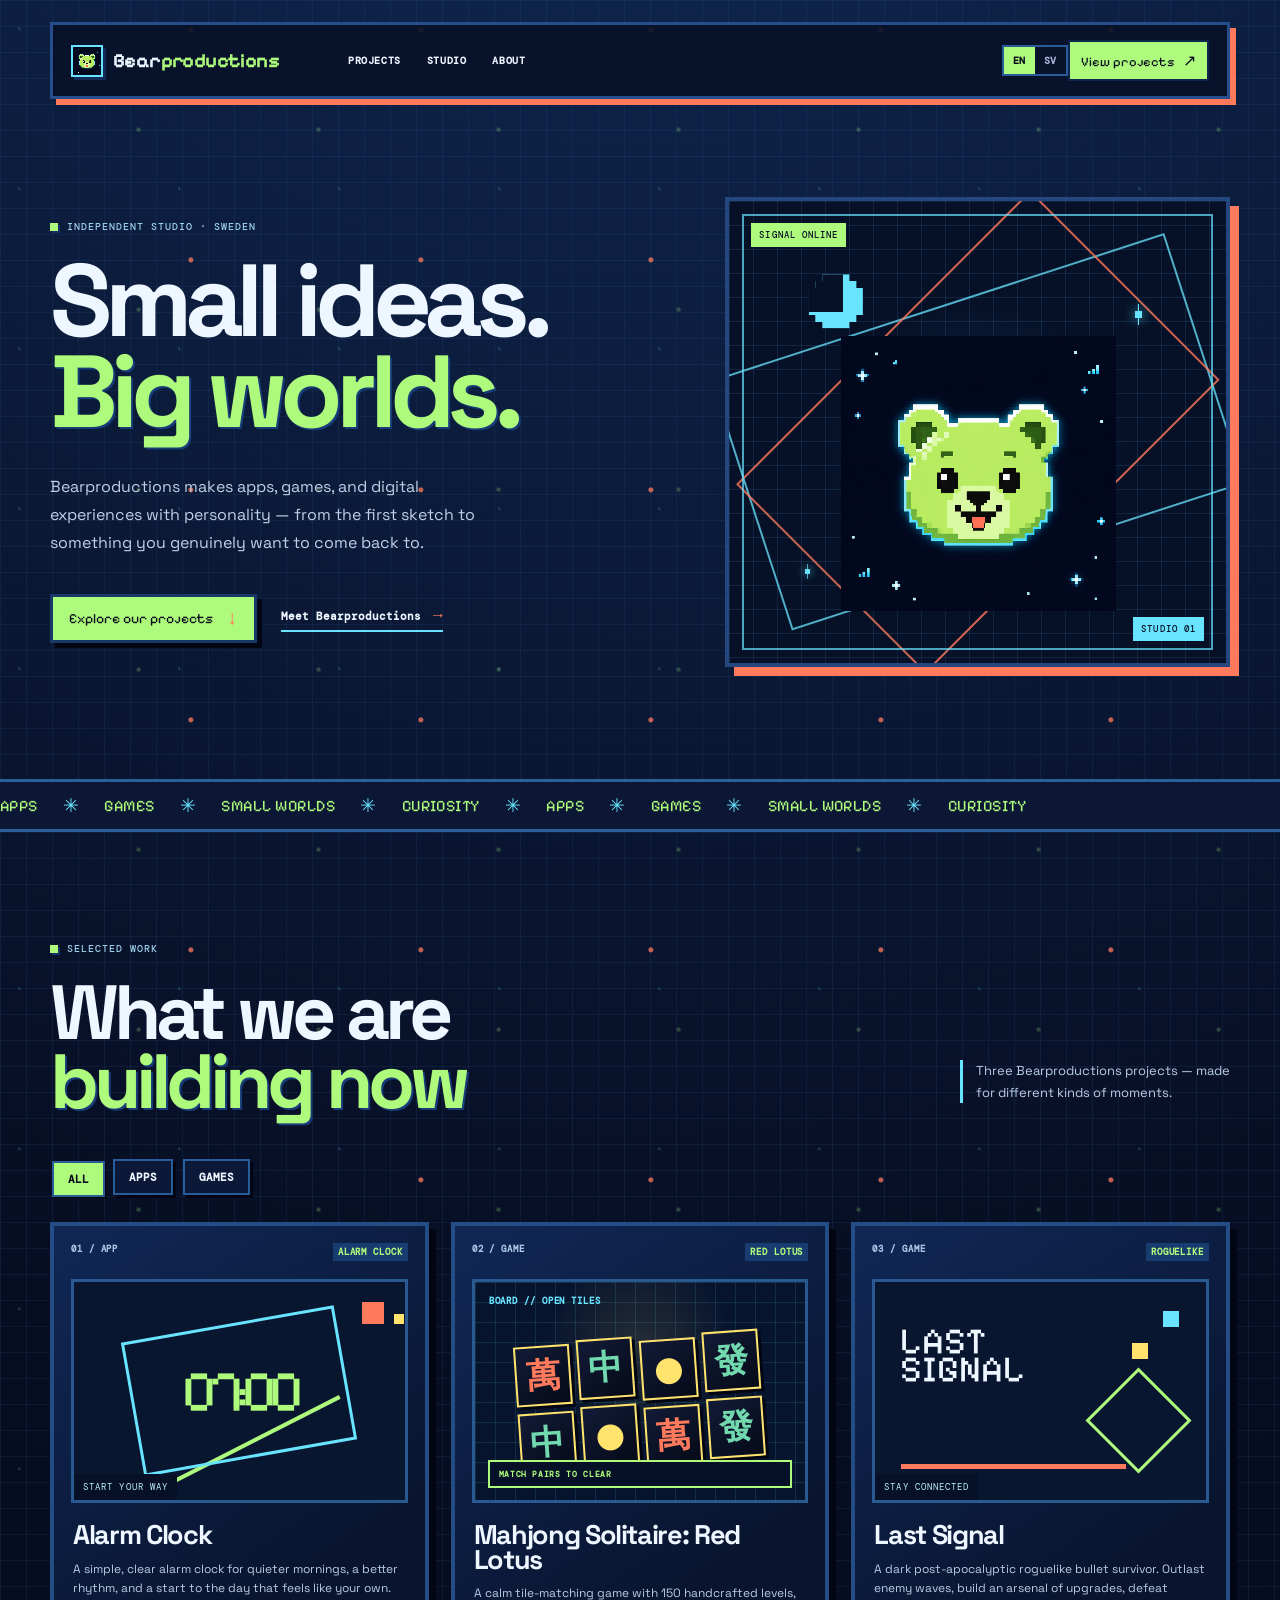
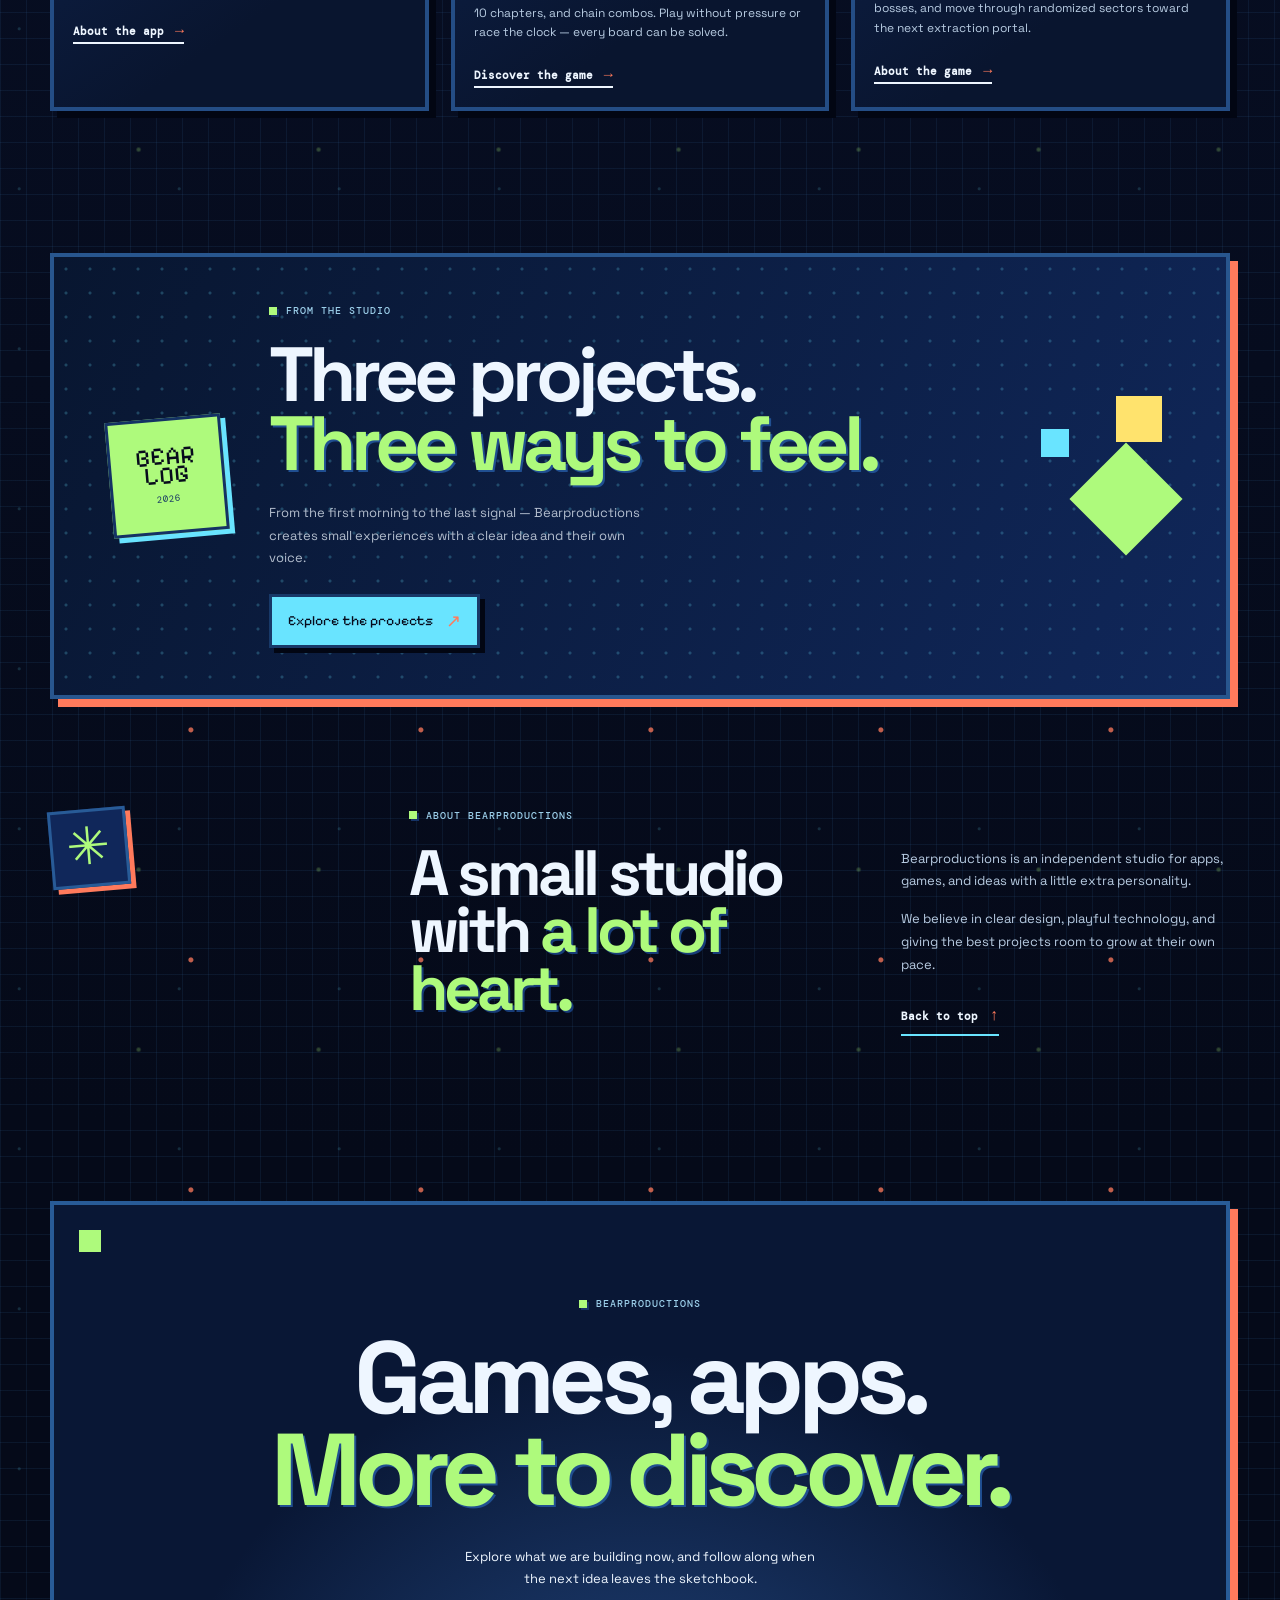
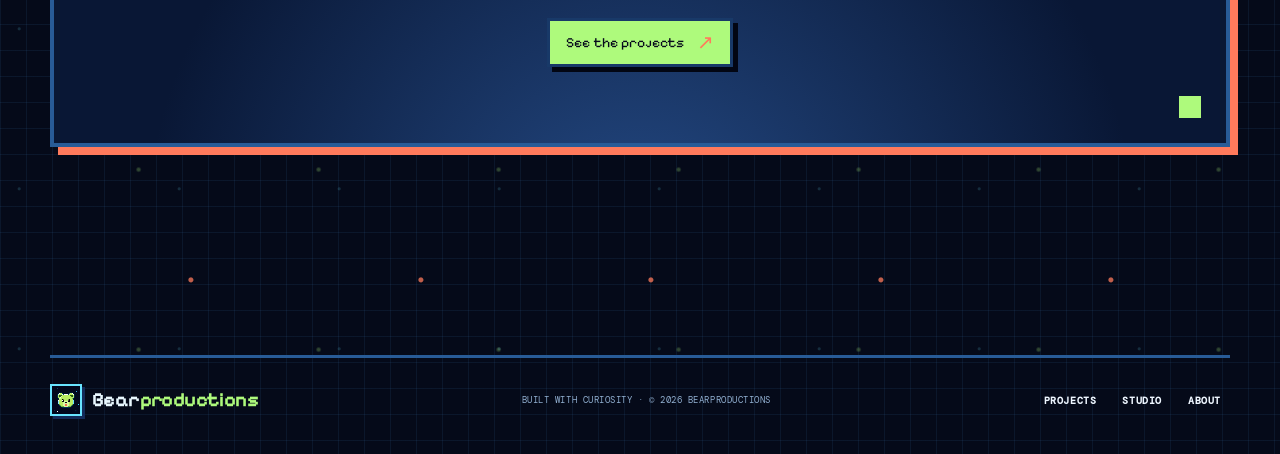
<file: site/index.html>
<!doctype html>
<html lang="en">
  <head>
    <meta charset="UTF-8" />
    <meta name="viewport" content="width=device-width, initial-scale=1.0" />
    <meta name="theme-color" content="#070b1c" />
    <meta name="description" content="Bearproductions creates apps, games, and curious digital worlds." />
    <link rel="alternate" hreflang="en" href="https://www.bearproduction.xyz/" />
    <link rel="alternate" hreflang="sv" href="https://www.bearproduction.xyz/sv/" />
    <link rel="alternate" hreflang="x-default" href="https://www.bearproduction.xyz/" />
    <title>Bearproductions — Apps, games &amp; curious things</title>
    <link rel="stylesheet" href="styles.css?v=mahjong-preview-20260814b" />
  </head>
  <body data-language-target-en="./" data-language-target-sv="sv/">
    <div class="page-shell">
      <header class="site-header" id="top">
        <a class="brand" href="#top" aria-label="Bearproductions home">
          <span class="brand-mark" aria-hidden="true"><img src="assets/bear-avatar.png" alt="" /></span>
          <span>Bear<span class="brand-accent">productions</span></span>
        </a>
        <nav class="site-nav" aria-label="Main navigation">
          <a href="#work">Projects</a>
          <a href="#journal">Studio</a>
          <a href="#about">About</a>
        </nav>
        <div class="language-switch" data-language-switch aria-label="Choose language"><a href="./" data-language="en" aria-current="true">EN</a><a href="sv/" data-language="sv">SV</a></div>
        <a class="header-cta" href="#work">View projects <span aria-hidden="true">↗</span></a>
      </header>

      <main>
        <section class="hero section-pad">
          <div class="hero-copy">
            <p class="eyebrow"><span class="eyebrow-dot"></span> Independent studio · Sweden</p>
            <h1>Small ideas.<br /><em>Big worlds.</em></h1>
            <p class="hero-intro">Bearproductions makes apps, games, and digital experiences with personality — from the first sketch to something you genuinely want to come back to.</p>
            <div class="hero-actions">
              <a class="button button-primary" href="#work">Explore our projects <span aria-hidden="true">↓</span></a>
              <a class="text-link" href="#about">Meet Bearproductions <span aria-hidden="true">→</span></a>
            </div>
          </div>
          <div class="hero-art" aria-label="Abstract illustration of the Bearproductions pixel bear and a moon" role="img">
            <div class="orbit orbit-one"></div><div class="orbit orbit-two"></div><div class="hero-moon"></div>
            <div class="hero-bear"><img src="assets/bear-avatar.png" alt="The Bearproductions pixel bear" /></div>
            <span class="art-star art-star-one" aria-hidden="true"></span><span class="art-star art-star-two" aria-hidden="true"></span>
            <span class="art-label art-label-top">signal online</span><span class="art-label art-label-bottom">studio 01</span>
          </div>
        </section>

        <section class="ticker" aria-label="What we make"><div class="ticker-track"><span>APPS</span><i>✳</i><span>GAMES</span><i>✳</i><span>SMALL WORLDS</span><i>✳</i><span>CURIOSITY</span><i>✳</i><span>APPS</span><i>✳</i><span>GAMES</span><i>✳</i><span>SMALL WORLDS</span><i>✳</i><span>CURIOSITY</span></div></section>

        <section class="work section-pad" id="work">
          <div class="section-heading"><div><p class="eyebrow"><span class="eyebrow-dot"></span> Selected work</p><h2>What we are<br /><em>building now</em></h2></div><p class="section-note">Three Bearproductions projects — made for different kinds of moments.</p></div>
          <div class="filter-row" role="group" aria-label="Filter projects"><button class="filter-button is-active" type="button" data-filter="all" aria-pressed="true">All</button><button class="filter-button" type="button" data-filter="app" aria-pressed="false">Apps</button><button class="filter-button" type="button" data-filter="game" aria-pressed="false">Games</button></div>
          <div class="project-grid">
            <article class="project-card project-card-dark" data-category="app"><div class="project-topline"><span>01 / APP</span><span class="project-status">Alarm Clock</span></div><div class="project-visual visual-app"><span class="visual-orb"></span><span class="visual-line"></span><span class="visual-caption">start your way</span></div><div class="project-copy"><h3>Alarm Clock</h3><p>A simple, clear alarm clock for quieter mornings, a better rhythm, and a start to the day that feels like your own.</p><a class="card-link" href="alarm-clock/">About the app <span aria-hidden="true">→</span></a></div></article>
            <article class="project-card project-card-lilac" data-category="game"><div class="project-topline"><span>02 / GAME</span><span class="project-status">Red Lotus</span></div><div class="project-visual visual-game" aria-hidden="true"><span class="mahjong-board-label">Board // open tiles</span><div class="mahjong-tile-grid"><span class="mahjong-tile tile-coral">萬</span><span class="mahjong-tile tile-jade">中</span><span class="mahjong-tile tile-gold">●</span><span class="mahjong-tile tile-jade">發</span><span class="mahjong-tile tile-jade">中</span><span class="mahjong-tile tile-gold">●</span><span class="mahjong-tile tile-coral">萬</span><span class="mahjong-tile tile-jade">發</span></div><span class="mahjong-tray">Match pairs to clear</span></div><div class="project-copy"><h3>Mahjong Solitaire: Red Lotus</h3><p>A calm tile-matching game with 150 handcrafted levels, 10 chapters, and chain combos. Play without pressure or race the clock — every board can be solved.</p><a class="card-link" href="mahjong/">Discover the game <span aria-hidden="true">→</span></a></div></article>
            <article class="project-card project-card-cream" data-category="game"><div class="project-topline"><span>03 / GAME</span><span class="project-status">Roguelike</span></div><div class="project-visual visual-lab"><span class="lab-shape lab-shape-one"></span><span class="lab-shape lab-shape-two"></span><span class="lab-shape lab-shape-three"></span><span class="visual-caption">stay connected</span></div><div class="project-copy"><h3>Last Signal</h3><p>A dark post-apocalyptic roguelike bullet survivor. Outlast enemy waves, build an arsenal of upgrades, defeat bosses, and move through randomized sectors toward the next extraction portal.</p><a class="card-link" href="last-signal/">About the game <span aria-hidden="true">→</span></a></div></article>
          </div>
          <p class="empty-state" aria-live="polite" hidden>No projects in this category yet.</p>
        </section>

        <section class="journal section-pad" id="journal"><div class="journal-card"><div class="journal-stamp">BEAR<br />LOG<br /><span>2026</span></div><div class="journal-content"><p class="eyebrow eyebrow-light"><span class="eyebrow-dot"></span> From the studio</p><h2>Three projects.<br /><em>Three ways to feel.</em></h2><p>From the first morning to the last signal — Bearproductions creates small experiences with a clear idea and their own voice.</p><a class="button button-light" href="#work">Explore the projects <span aria-hidden="true">↗</span></a></div><div class="journal-decoration" aria-hidden="true"><span></span><span></span><span></span></div></div></section>

        <section class="about section-pad" id="about"><div class="about-mark" aria-hidden="true">✳</div><div class="about-copy"><p class="eyebrow"><span class="eyebrow-dot"></span> About Bearproductions</p><h2>A small studio<br />with <em>a lot of heart.</em></h2></div><div class="about-text"><p>Bearproductions is an independent studio for apps, games, and ideas with a little extra personality.</p><p>We believe in clear design, playful technology, and giving the best projects room to grow at their own pace.</p><a class="text-link" href="#top">Back to top <span aria-hidden="true">↑</span></a></div></section>

        <section class="closing-cta section-pad"><div class="closing-inner"><p class="eyebrow"><span class="eyebrow-dot"></span> Bearproductions</p><h2>Games, apps.<br /><em>More to discover.</em></h2><p>Explore what we are building now, and follow along when the next idea leaves the sketchbook.</p><a class="button button-primary" href="#work">See the projects <span aria-hidden="true">↗</span></a></div></section>
      </main>

      <footer class="site-footer"><a class="brand" href="#top" aria-label="Bearproductions home"><span class="brand-mark" aria-hidden="true"><img src="assets/bear-avatar.png" alt="" /></span><span>Bear<span class="brand-accent">productions</span></span></a><p>Built with curiosity · © 2026 Bearproductions</p><div class="footer-links"><a href="#work">Projects</a><a href="#journal">Studio</a><a href="#about">About</a></div></footer>
    </div>
    <script src="script.js"></script>
    <script src="language.js"></script>
  </body>
</html>
</file>
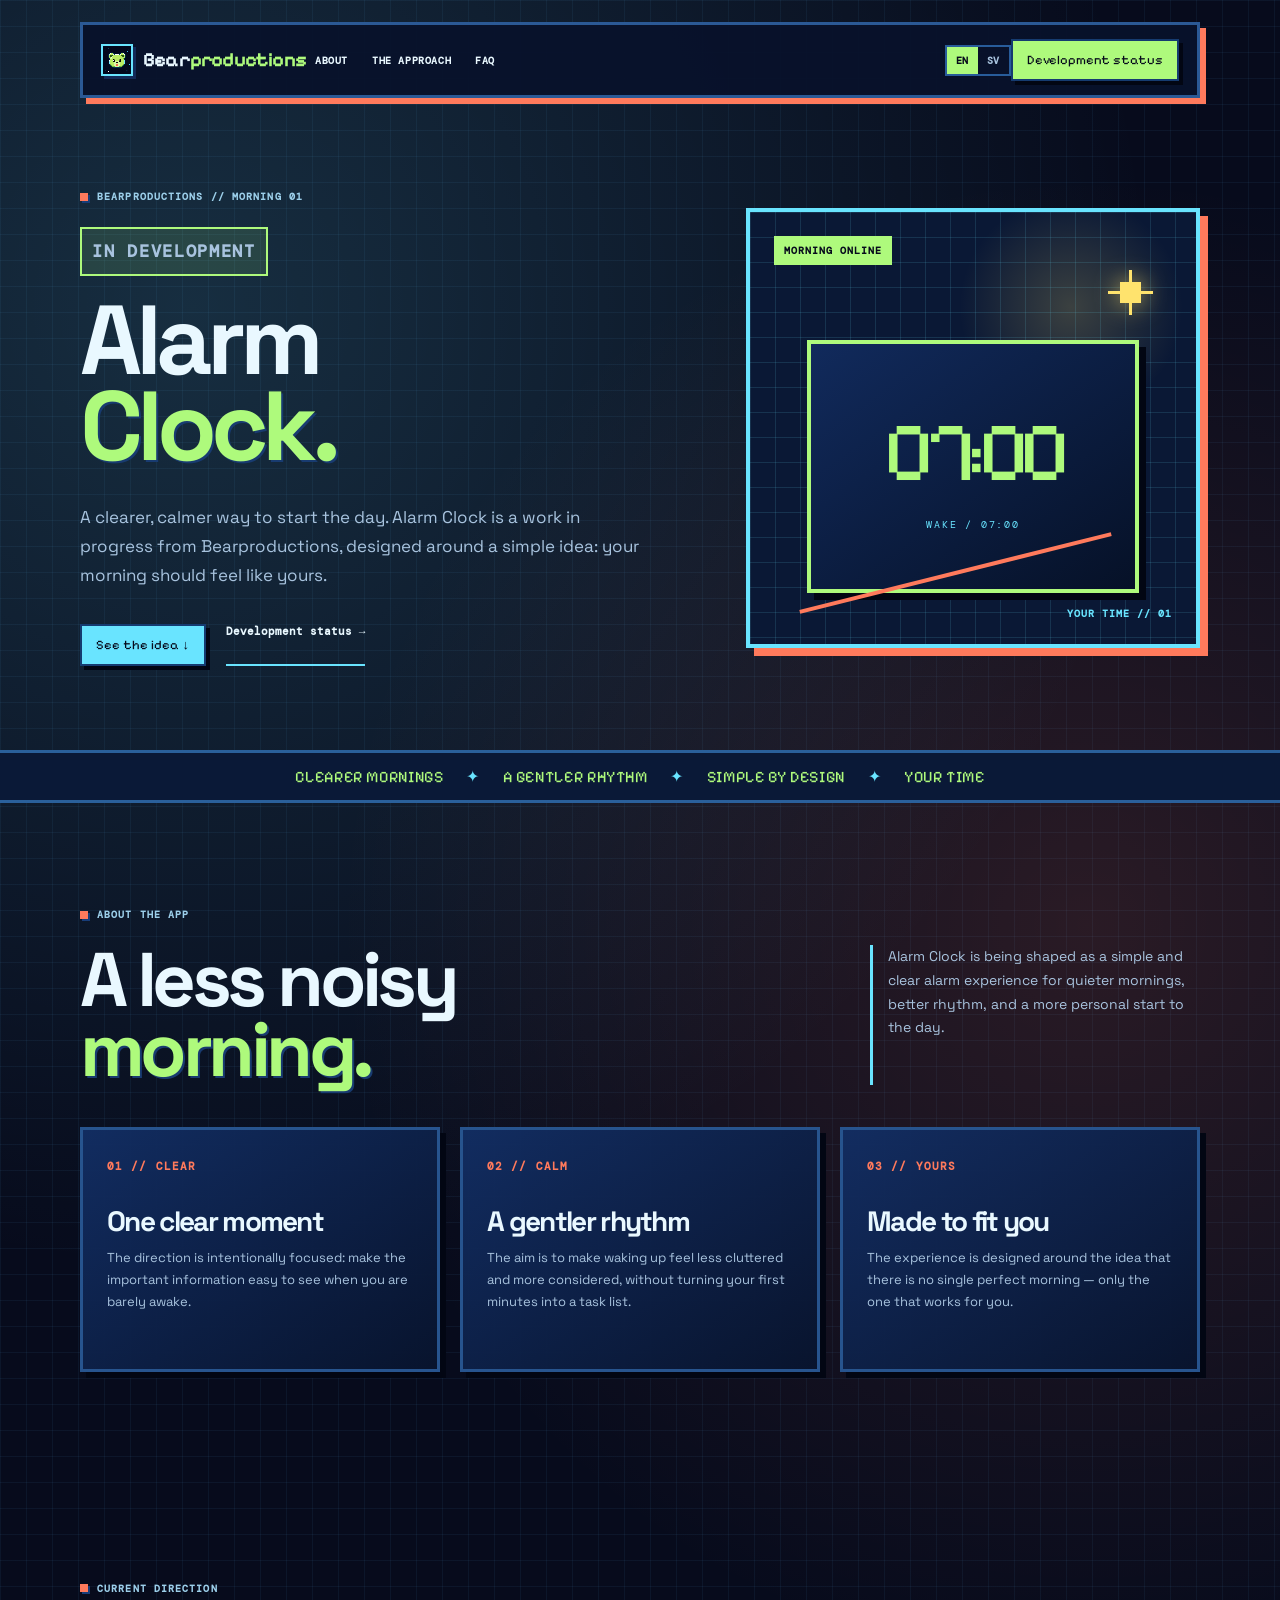
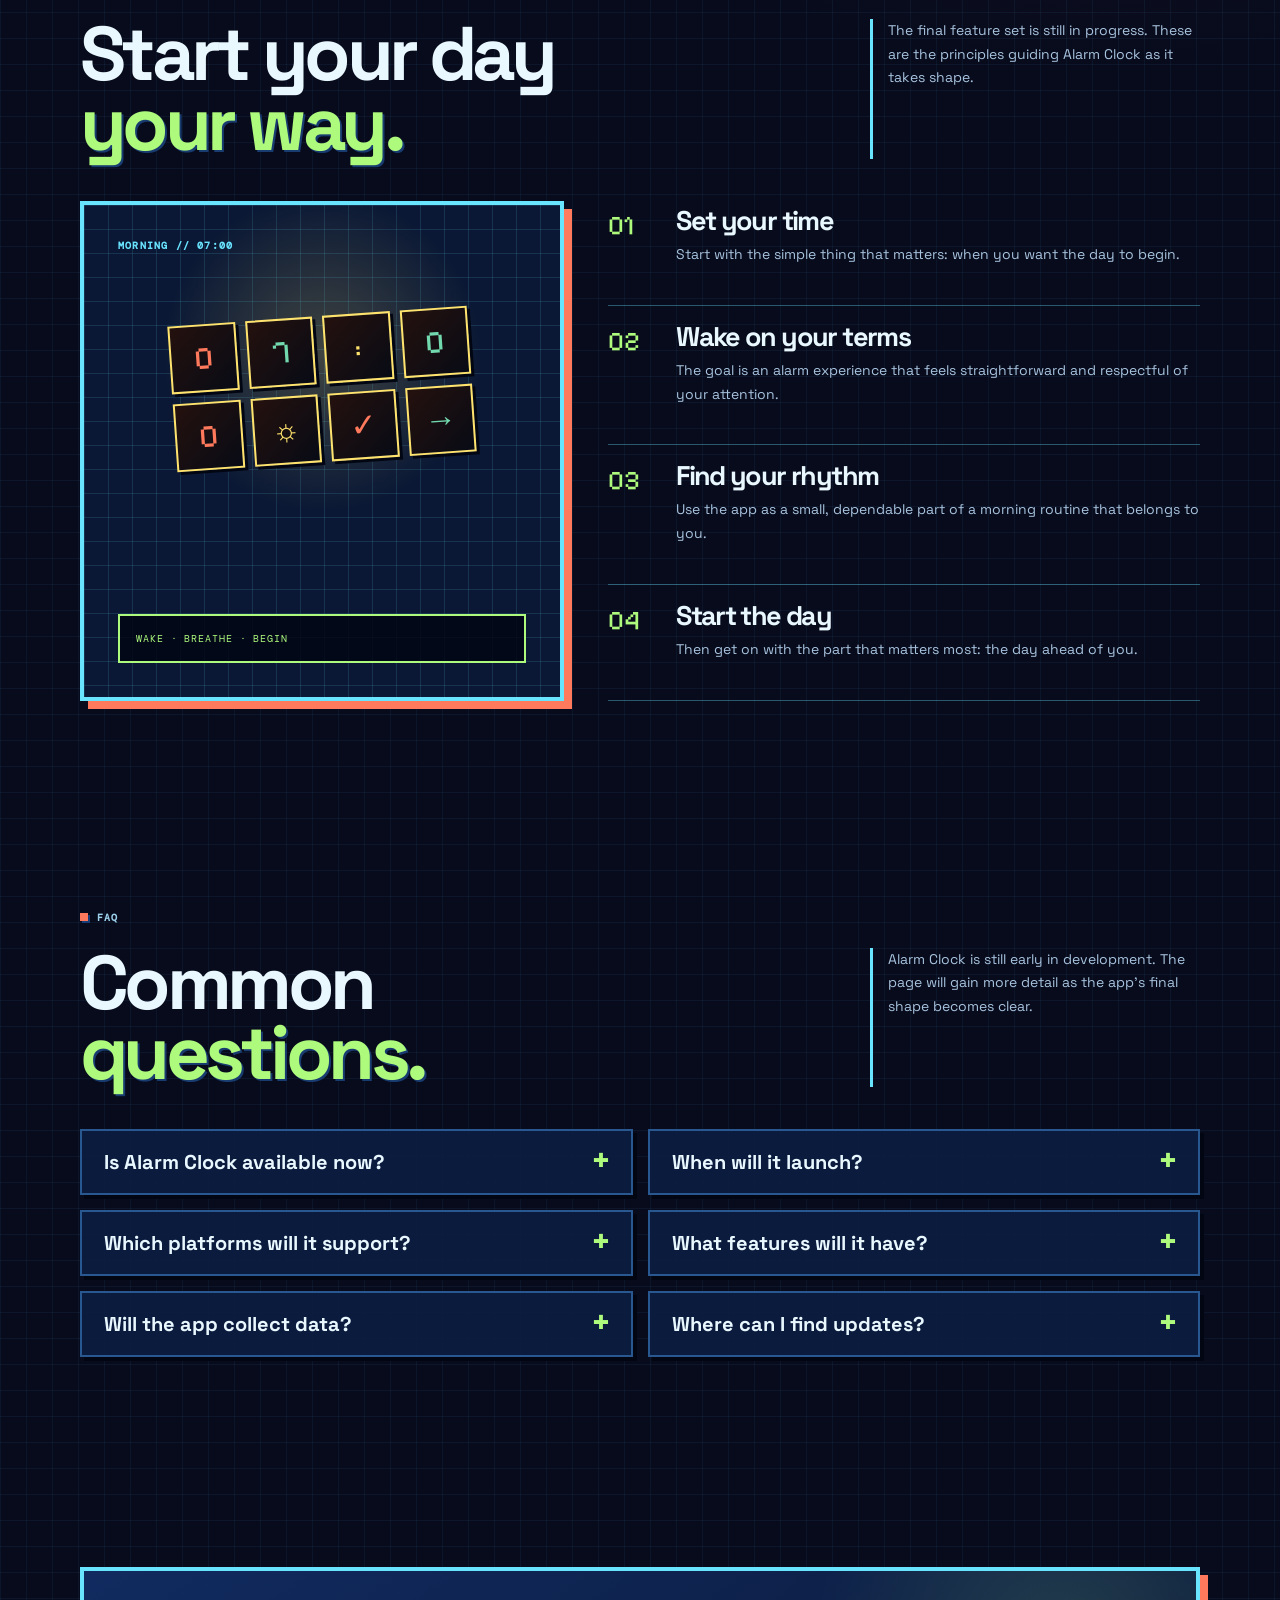
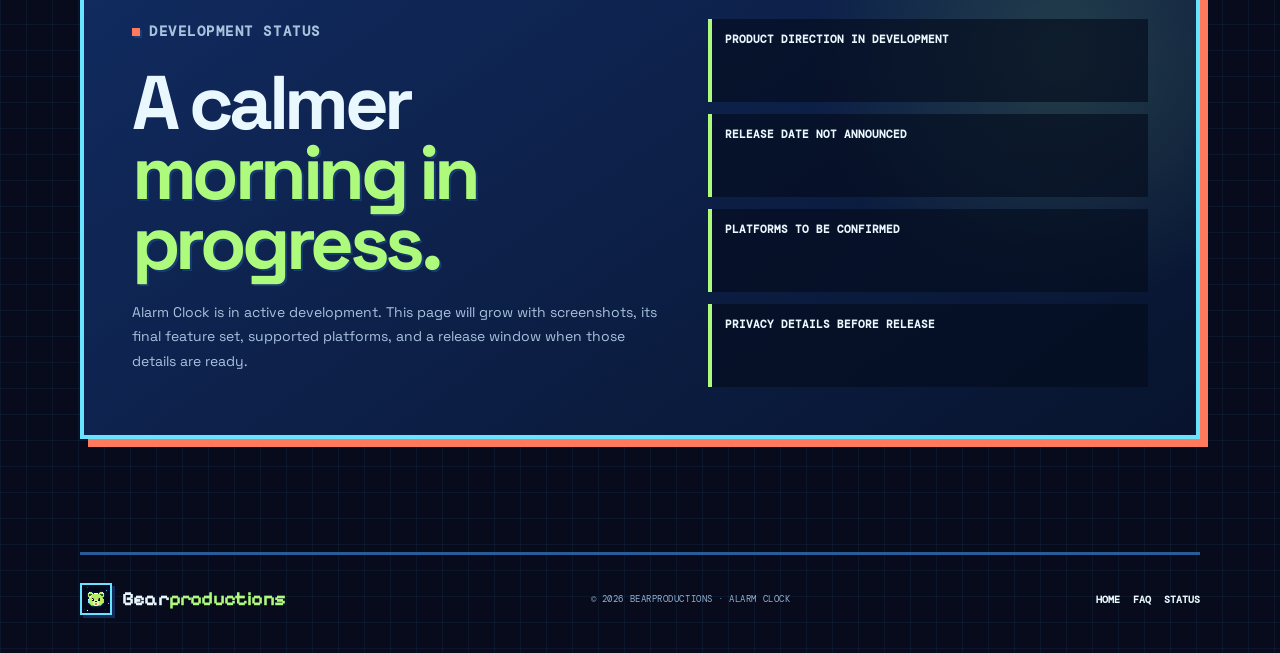
<file: site/alarm-clock/index.html>
<!doctype html>
<html lang="en">
  <head>
    <meta charset="UTF-8" />
    <meta name="viewport" content="width=device-width, initial-scale=1.0" />
    <meta name="theme-color" content="#070b1c" />
    <meta name="description" content="Alarm Clock is a calmer, clearer way to start the day — in development from Bearproductions." />
    <link rel="alternate" hreflang="en" href="https://www.bearproduction.xyz/alarm-clock/" />
    <link rel="alternate" hreflang="sv" href="https://www.bearproduction.xyz/sv/alarm-clock/" />
    <link rel="alternate" hreflang="x-default" href="https://www.bearproduction.xyz/alarm-clock/" />
    <title>Alarm Clock | Bearproductions</title>
    <link rel="stylesheet" href="../mahjong/mahjong.css?v=typography-20260814" />
    <link rel="stylesheet" href="../project-pages.css?v=1" />
  </head>
  <body class="project-page" data-language-target-en="./" data-language-target-sv="../sv/alarm-clock/">
    <div class="page">
      <header class="site-header wrap"><a class="brand" href="../" aria-label="Bearproductions home"><span class="brand-mark" aria-hidden="true"><img src="../assets/bear-avatar.png" alt="" /></span><span>Bear<span class="brand-accent">productions</span></span></a><nav class="site-nav" aria-label="Page navigation"><a href="#about">About</a><a href="#approach">The approach</a><a href="#faq">FAQ</a></nav><div class="language-switch" data-language-switch aria-label="Choose language"><a href="./" data-language="en" aria-current="true">EN</a><a href="../sv/alarm-clock/" data-language="sv">SV</a></div><a class="header-cta" href="#status">Development status</a></header>
      <main>
        <section class="hero wrap" aria-labelledby="page-title"><div class="hero-copy"><p class="eyebrow"><i aria-hidden="true"></i> BEARPRODUCTIONS // MORNING 01</p><p class="status-chip">In development</p><h1 id="page-title">Alarm<br /><em>Clock.</em></h1><p>A clearer, calmer way to start the day. Alarm Clock is a work in progress from Bearproductions, designed around a simple idea: your morning should feel like yours.</p><div class="hero-actions"><a class="button" href="#about">See the idea ↓</a><a class="text-link" href="#status">Development status →</a></div></div><div class="project-hero-art alarm-art" role="img" aria-label="A stylized digital Alarm Clock display"><span class="project-art-label">morning online</span><span class="alarm-sun"></span><span class="alarm-clock-face">07:00</span><span class="alarm-line"></span><span class="project-art-footer">your time // 01</span></div></section>
        <div class="signal-bar"><div>CLEARER MORNINGS <span>✦</span> A GENTLER RHYTHM <span>✦</span> SIMPLE BY DESIGN <span>✦</span> YOUR TIME</div></div>

        <section class="section wrap" id="about" aria-labelledby="about-title"><div class="section-heading"><div><p class="eyebrow"><i aria-hidden="true"></i> ABOUT THE APP</p><h2 id="about-title">A less noisy<br /><em>morning.</em></h2></div><p class="section-lead">Alarm Clock is being shaped as a simple and clear alarm experience for quieter mornings, better rhythm, and a more personal start to the day.</p></div><div class="feature-grid"><article class="feature"><span class="feature-index">01 // CLEAR</span><h3>One clear moment</h3><p>The direction is intentionally focused: make the important information easy to see when you are barely awake.</p></article><article class="feature"><span class="feature-index">02 // CALM</span><h3>A gentler rhythm</h3><p>The aim is to make waking up feel less cluttered and more considered, without turning your first minutes into a task list.</p></article><article class="feature"><span class="feature-index">03 // YOURS</span><h3>Made to fit you</h3><p>The experience is designed around the idea that there is no single perfect morning — only the one that works for you.</p></article></div></section>

        <section class="section wrap" id="approach" aria-labelledby="approach-title"><div class="section-heading"><div><p class="eyebrow"><i aria-hidden="true"></i> CURRENT DIRECTION</p><h2 id="approach-title">Start your day<br /><em>your way.</em></h2></div><p class="section-lead">The final feature set is still in progress. These are the principles guiding Alarm Clock as it takes shape.</p></div><div class="play-layout"><div class="play-visual" aria-hidden="true"><p class="mini-label">MORNING // 07:00</p><div class="mini-board"><span class="mini-tile">0</span><span class="mini-tile">7</span><span class="mini-tile">:</span><span class="mini-tile">0</span><span class="mini-tile">0</span><span class="mini-tile">☼</span><span class="mini-tile">✓</span><span class="mini-tile">→</span></div><div class="mini-tray">Wake · breathe · begin</div></div><div class="steps"><article class="step"><div><h3>Set your time</h3><p>Start with the simple thing that matters: when you want the day to begin.</p></div></article><article class="step"><div><h3>Wake on your terms</h3><p>The goal is an alarm experience that feels straightforward and respectful of your attention.</p></div></article><article class="step"><div><h3>Find your rhythm</h3><p>Use the app as a small, dependable part of a morning routine that belongs to you.</p></div></article><article class="step"><div><h3>Start the day</h3><p>Then get on with the part that matters most: the day ahead of you.</p></div></article></div></div></section>

        <section class="section wrap" id="faq" aria-labelledby="faq-title"><div class="section-heading"><div><p class="eyebrow"><i aria-hidden="true"></i> FAQ</p><h2 id="faq-title">Common<br /><em>questions.</em></h2></div><p class="section-lead">Alarm Clock is still early in development. The page will gain more detail as the app's final shape becomes clear.</p></div><div class="faq-grid"><details><summary>Is Alarm Clock available now?</summary><p>Not yet. It is currently in development, and this page is the first look at the idea and design direction.</p></details><details><summary>When will it launch?</summary><p>There is no launch date to share yet. A date will be added here once the app is ready to announce one.</p></details><details><summary>Which platforms will it support?</summary><p>Platforms have not been announced yet. They will be confirmed when the release plan is ready.</p></details><details><summary>What features will it have?</summary><p>The feature set is still being refined. The guiding focus is clarity, calm, and a better-feeling start to the day.</p></details><details><summary>Will the app collect data?</summary><p>The exact data practices will be confirmed before release. A full Privacy Policy will be published before the app becomes publicly available.</p></details><details><summary>Where can I find updates?</summary><p>Updates will appear through Bearproductions as the project reaches milestones. More details will be added here when they are ready.</p></details></div></section>

        <section class="section wrap" id="status" aria-labelledby="status-title"><div class="development-card"><div><p class="eyebrow"><i aria-hidden="true"></i> DEVELOPMENT STATUS</p><h2 id="status-title">A calmer<br /><em>morning in progress.</em></h2><p>Alarm Clock is in active development. This page will grow with screenshots, its final feature set, supported platforms, and a release window when those details are ready.</p></div><ul class="development-list"><li>Product direction in development</li><li>Release date not announced</li><li>Platforms to be confirmed</li><li>Privacy details before release</li></ul></div></section>
      </main>
      <footer class="site-footer wrap"><a class="brand" href="../" aria-label="Bearproductions home"><span class="brand-mark" aria-hidden="true"><img src="../assets/bear-avatar.png" alt="" /></span><span>Bear<span class="brand-accent">productions</span></span></a><p>© 2026 Bearproductions · Alarm Clock</p><div class="footer-links"><a href="../">Home</a><a href="#faq">FAQ</a><a href="#status">Status</a></div></footer>
    </div>
    <script src="../language.js"></script>
  </body>
</html>
</file>
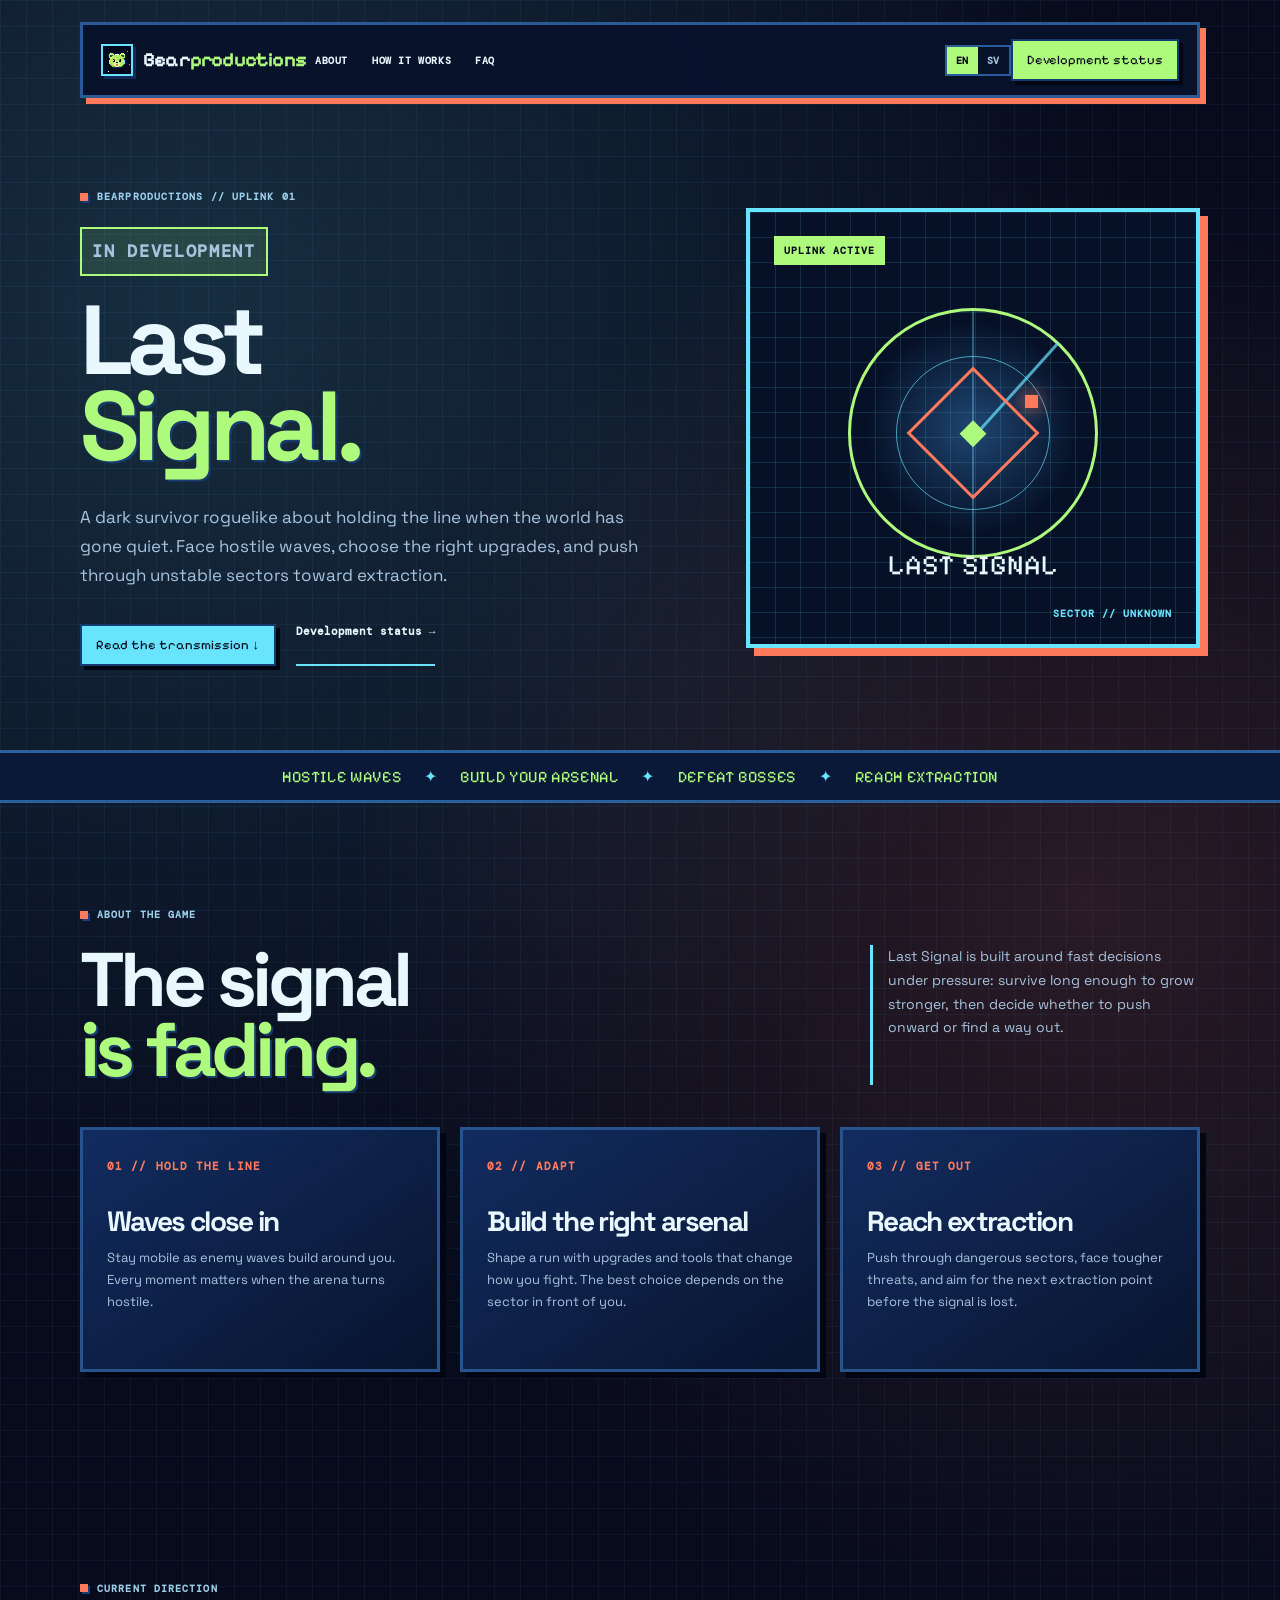
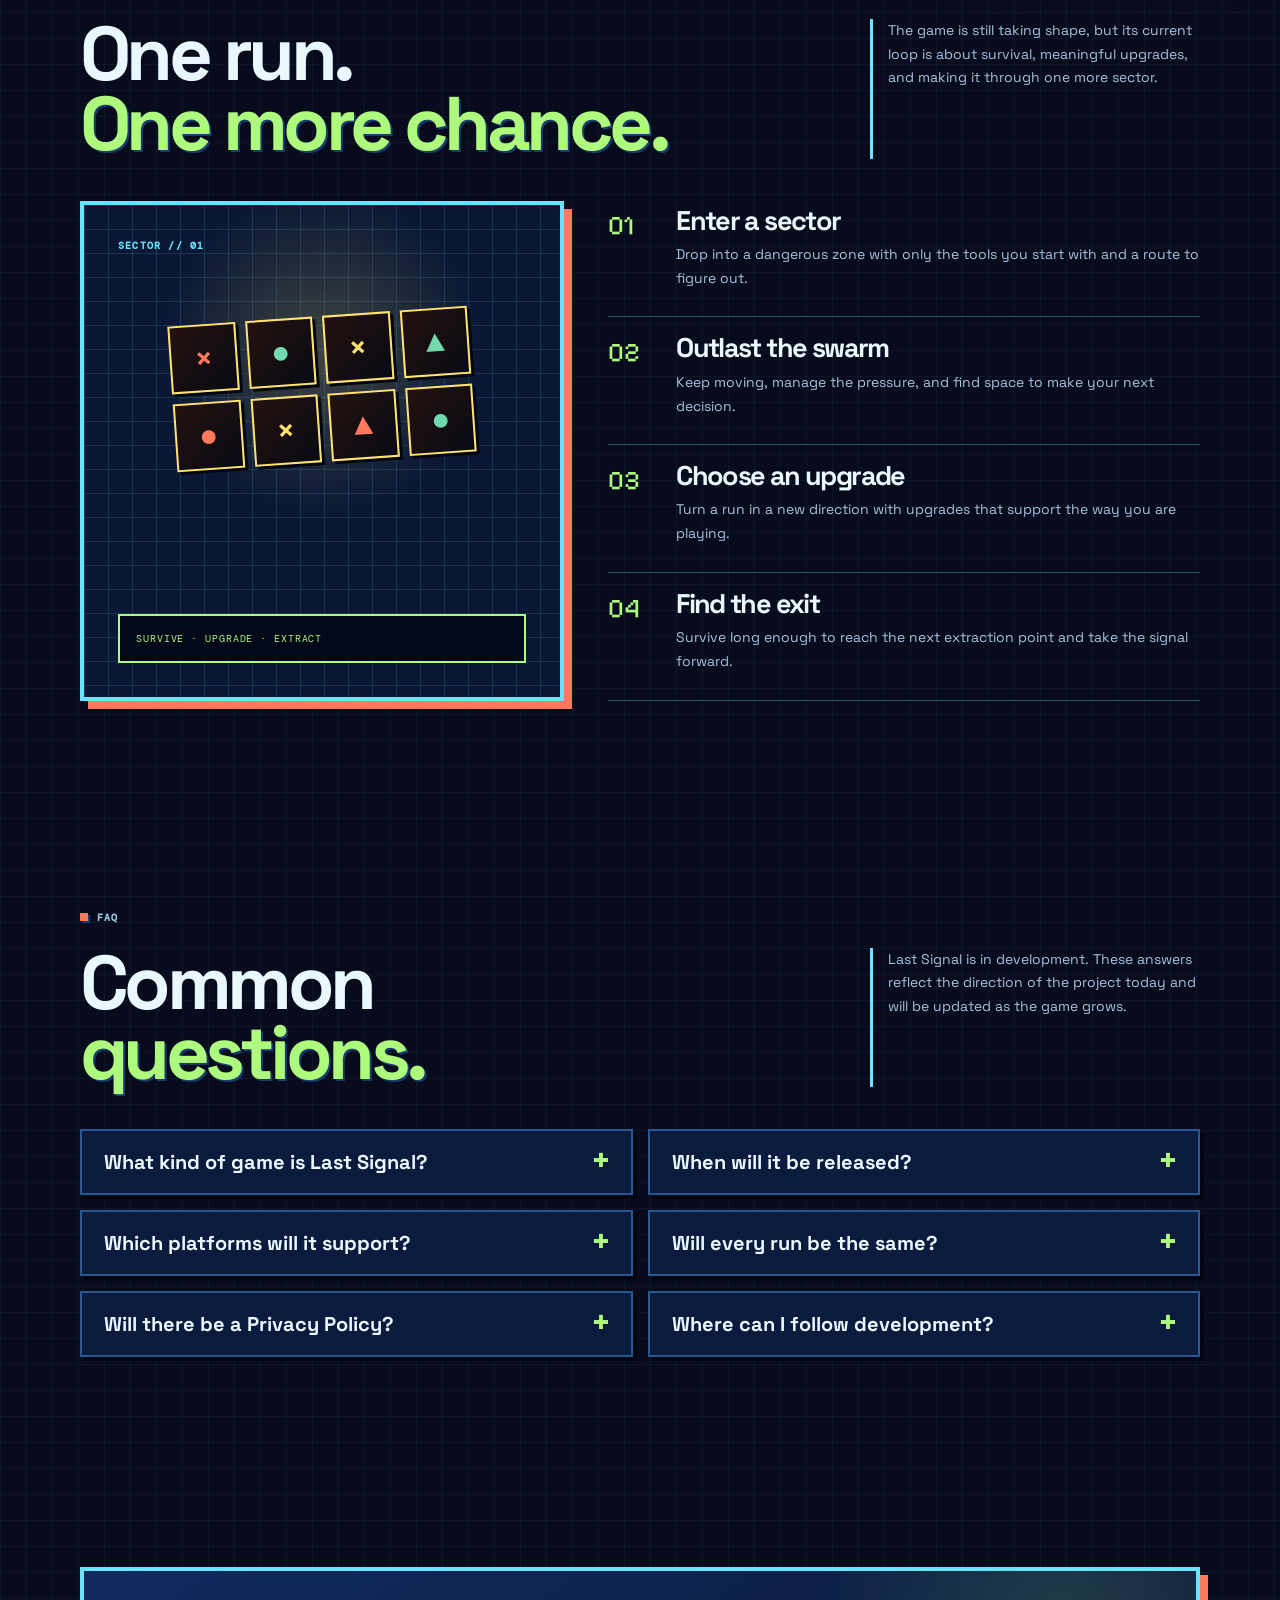
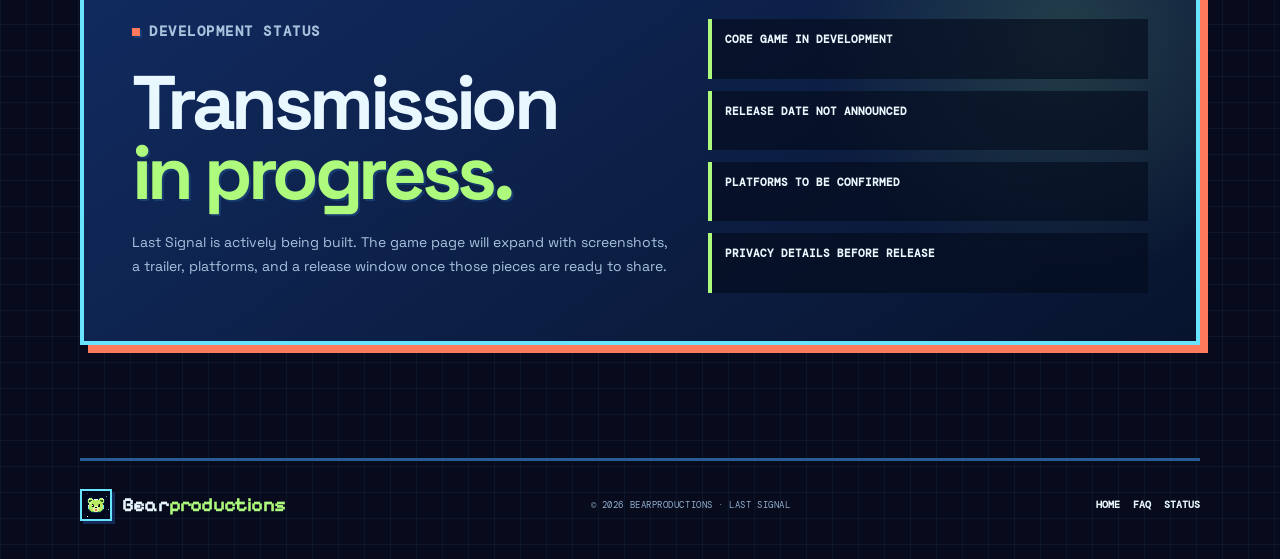
<file: site/last-signal/index.html>
<!doctype html>
<html lang="en">
  <head>
    <meta charset="UTF-8" />
    <meta name="viewport" content="width=device-width, initial-scale=1.0" />
    <meta name="theme-color" content="#070b1c" />
    <meta name="description" content="Last Signal is a dark survivor roguelike in development from Bearproductions." />
    <link rel="alternate" hreflang="en" href="https://www.bearproduction.xyz/last-signal/" />
    <link rel="alternate" hreflang="sv" href="https://www.bearproduction.xyz/sv/last-signal/" />
    <link rel="alternate" hreflang="x-default" href="https://www.bearproduction.xyz/last-signal/" />
    <title>Last Signal | Bearproductions</title>
    <link rel="stylesheet" href="../mahjong/mahjong.css?v=typography-20260814" />
    <link rel="stylesheet" href="../project-pages.css?v=1" />
  </head>
  <body class="project-page" data-language-target-en="./" data-language-target-sv="../sv/last-signal/">
    <div class="page">
      <header class="site-header wrap">
        <a class="brand" href="../" aria-label="Bearproductions home"><span class="brand-mark" aria-hidden="true"><img src="../assets/bear-avatar.png" alt="" /></span><span>Bear<span class="brand-accent">productions</span></span></a>
        <nav class="site-nav" aria-label="Page navigation"><a href="#about">About</a><a href="#how-it-works">How it works</a><a href="#faq">FAQ</a></nav>
        <div class="language-switch" data-language-switch aria-label="Choose language"><a href="./" data-language="en" aria-current="true">EN</a><a href="../sv/last-signal/" data-language="sv">SV</a></div>
        <a class="header-cta" href="#status">Development status</a>
      </header>

      <main>
        <section class="hero wrap" aria-labelledby="page-title">
          <div class="hero-copy"><p class="eyebrow"><i aria-hidden="true"></i> BEARPRODUCTIONS // UPLINK 01</p><p class="status-chip">In development</p><h1 id="page-title">Last<br /><em>Signal.</em></h1><p>A dark survivor roguelike about holding the line when the world has gone quiet. Face hostile waves, choose the right upgrades, and push through unstable sectors toward extraction.</p><div class="hero-actions"><a class="button" href="#about">Read the transmission ↓</a><a class="text-link" href="#status">Development status →</a></div></div>
          <div class="project-hero-art signal-art" role="img" aria-label="A stylized Last Signal radar transmission"><span class="project-art-label">uplink active</span><span class="signal-radar"></span><span class="signal-ring"></span><span class="signal-lock"></span><span class="signal-code">LAST SIGNAL</span><span class="project-art-footer">sector // unknown</span></div>
        </section>

        <div class="signal-bar"><div>HOSTILE WAVES <span>✦</span> BUILD YOUR ARSENAL <span>✦</span> DEFEAT BOSSES <span>✦</span> REACH EXTRACTION</div></div>

        <section class="section wrap" id="about" aria-labelledby="about-title"><div class="section-heading"><div><p class="eyebrow"><i aria-hidden="true"></i> ABOUT THE GAME</p><h2 id="about-title">The signal<br /><em>is fading.</em></h2></div><p class="section-lead">Last Signal is built around fast decisions under pressure: survive long enough to grow stronger, then decide whether to push onward or find a way out.</p></div><div class="feature-grid"><article class="feature"><span class="feature-index">01 // HOLD THE LINE</span><h3>Waves close in</h3><p>Stay mobile as enemy waves build around you. Every moment matters when the arena turns hostile.</p></article><article class="feature"><span class="feature-index">02 // ADAPT</span><h3>Build the right arsenal</h3><p>Shape a run with upgrades and tools that change how you fight. The best choice depends on the sector in front of you.</p></article><article class="feature"><span class="feature-index">03 // GET OUT</span><h3>Reach extraction</h3><p>Push through dangerous sectors, face tougher threats, and aim for the next extraction point before the signal is lost.</p></article></div></section>

        <section class="section wrap" id="how-it-works" aria-labelledby="how-title"><div class="section-heading"><div><p class="eyebrow"><i aria-hidden="true"></i> CURRENT DIRECTION</p><h2 id="how-title">One run.<br /><em>One more chance.</em></h2></div><p class="section-lead">The game is still taking shape, but its current loop is about survival, meaningful upgrades, and making it through one more sector.</p></div><div class="play-layout"><div class="play-visual" aria-hidden="true"><p class="mini-label">SECTOR // 01</p><div class="mini-board"><span class="mini-tile">×</span><span class="mini-tile">●</span><span class="mini-tile">×</span><span class="mini-tile">▲</span><span class="mini-tile">●</span><span class="mini-tile">×</span><span class="mini-tile">▲</span><span class="mini-tile">●</span></div><div class="mini-tray">Survive · upgrade · extract</div></div><div class="steps"><article class="step"><div><h3>Enter a sector</h3><p>Drop into a dangerous zone with only the tools you start with and a route to figure out.</p></div></article><article class="step"><div><h3>Outlast the swarm</h3><p>Keep moving, manage the pressure, and find space to make your next decision.</p></div></article><article class="step"><div><h3>Choose an upgrade</h3><p>Turn a run in a new direction with upgrades that support the way you are playing.</p></div></article><article class="step"><div><h3>Find the exit</h3><p>Survive long enough to reach the next extraction point and take the signal forward.</p></div></article></div></div></section>

        <section class="section wrap" id="faq" aria-labelledby="faq-title"><div class="section-heading"><div><p class="eyebrow"><i aria-hidden="true"></i> FAQ</p><h2 id="faq-title">Common<br /><em>questions.</em></h2></div><p class="section-lead">Last Signal is in development. These answers reflect the direction of the project today and will be updated as the game grows.</p></div><div class="faq-grid"><details><summary>What kind of game is Last Signal?</summary><p>It is a dark, post-apocalyptic survivor roguelike with fast runs, waves of enemies, upgrades, bosses, and extraction-focused progression.</p></details><details><summary>When will it be released?</summary><p>There is no release date to share yet. The focus right now is making the core game feel sharp, readable, and worth replaying.</p></details><details><summary>Which platforms will it support?</summary><p>Platforms have not been announced yet. They will be shared here when that part of the plan is ready.</p></details><details><summary>Will every run be the same?</summary><p>No. The current direction includes changing sectors, different upgrade choices, and runs that ask you to adapt to the threats in front of you.</p></details><details><summary>Will there be a Privacy Policy?</summary><p>Yes. A complete Privacy Policy will be published before any public release, once the game's final data practices are confirmed.</p></details><details><summary>Where can I follow development?</summary><p>Updates will appear on Bearproductions channels as the project reaches milestones. More ways to follow will be added here when they are ready.</p></details></div></section>

        <section class="section wrap" id="status" aria-labelledby="status-title"><div class="development-card"><div><p class="eyebrow"><i aria-hidden="true"></i> DEVELOPMENT STATUS</p><h2 id="status-title">Transmission<br /><em>in progress.</em></h2><p>Last Signal is actively being built. The game page will expand with screenshots, a trailer, platforms, and a release window once those pieces are ready to share.</p></div><ul class="development-list"><li>Core game in development</li><li>Release date not announced</li><li>Platforms to be confirmed</li><li>Privacy details before release</li></ul></div></section>
      </main>

      <footer class="site-footer wrap"><a class="brand" href="../" aria-label="Bearproductions home"><span class="brand-mark" aria-hidden="true"><img src="../assets/bear-avatar.png" alt="" /></span><span>Bear<span class="brand-accent">productions</span></span></a><p>© 2026 Bearproductions · Last Signal</p><div class="footer-links"><a href="../">Home</a><a href="#faq">FAQ</a><a href="#status">Status</a></div></footer>
    </div>
    <script src="../language.js"></script>
  </body>
</html>
</file>
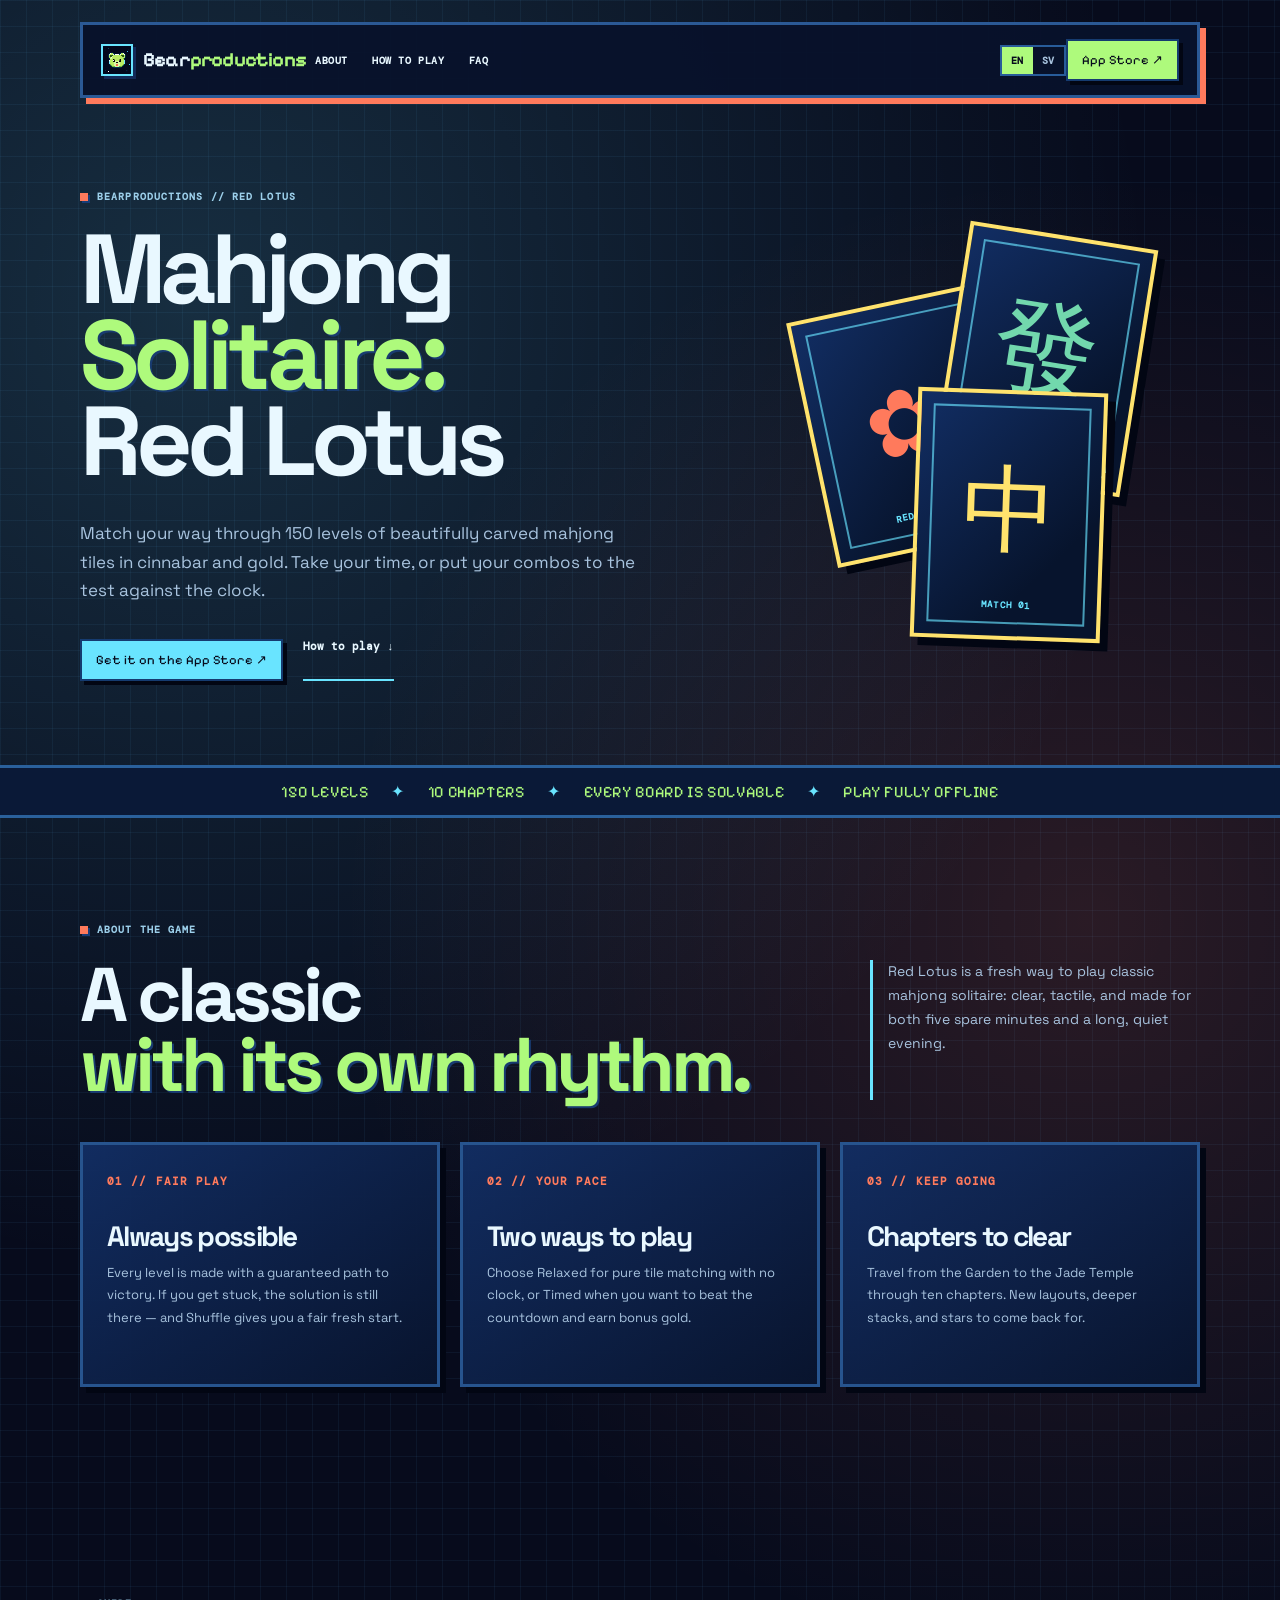
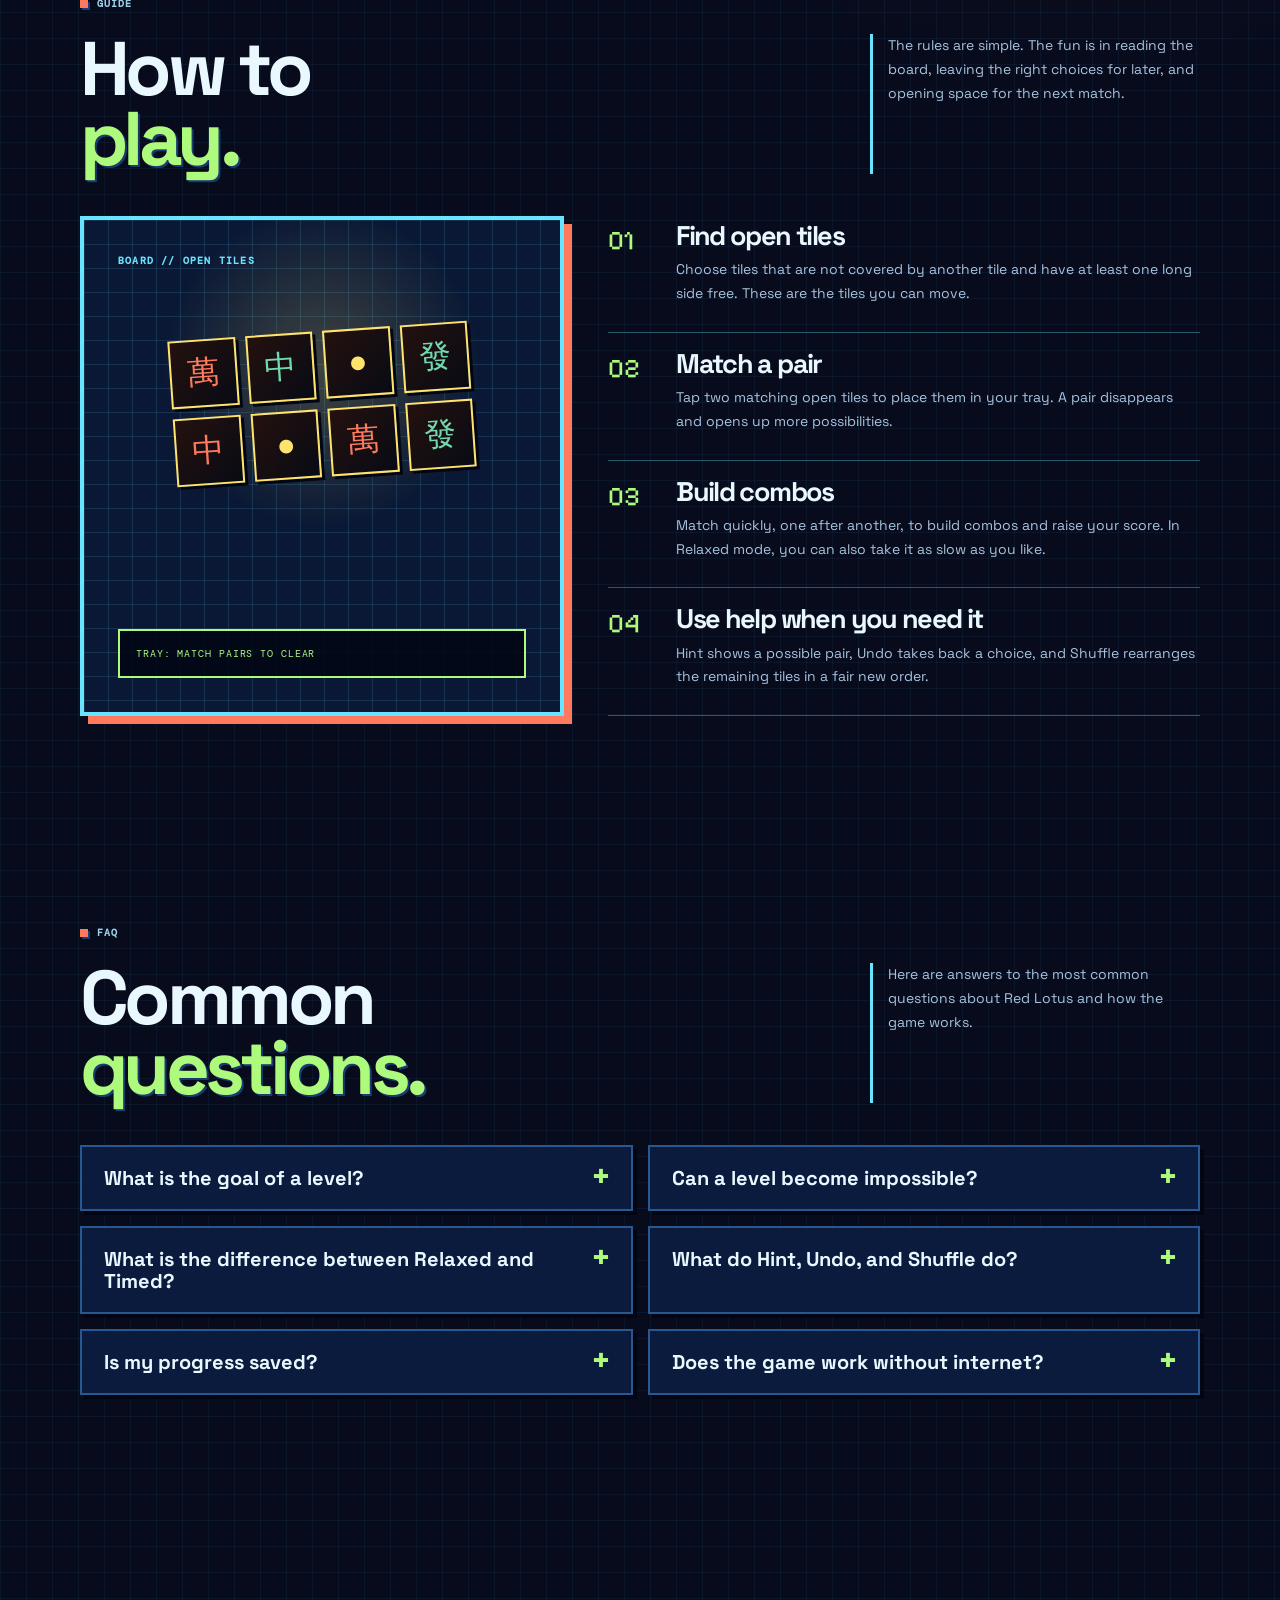
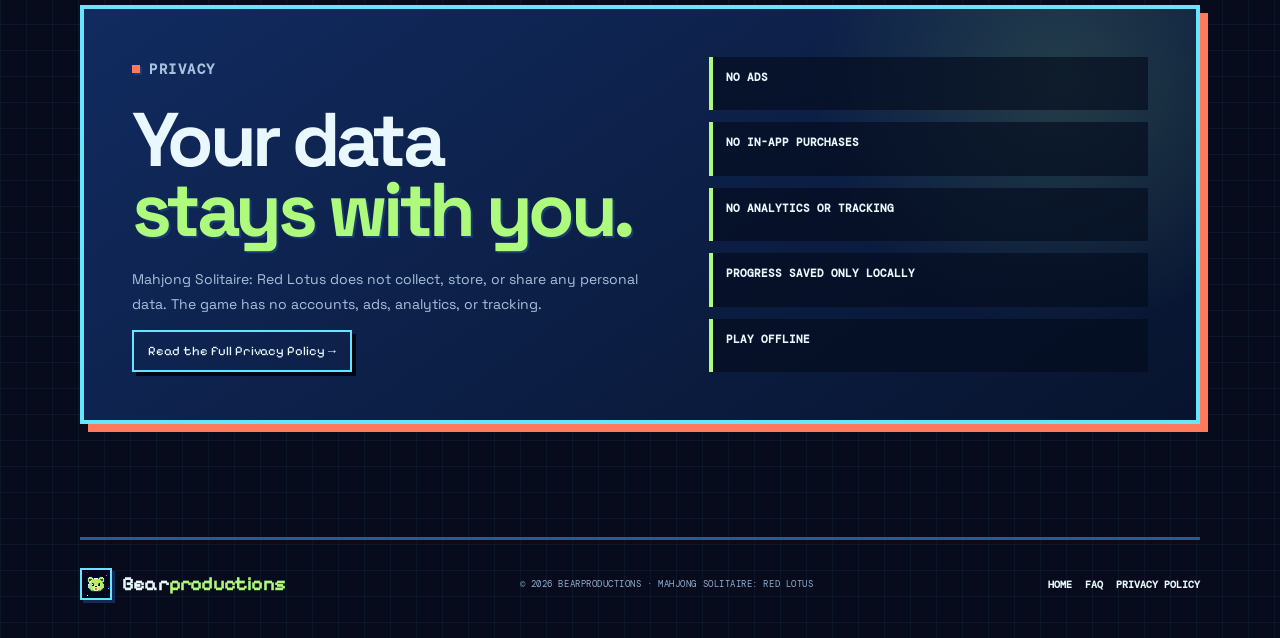
<file: site/mahjong/index.html>
<!doctype html>
<html lang="en">
  <head>
    <meta charset="UTF-8" />
    <meta name="viewport" content="width=device-width, initial-scale=1.0" />
    <meta name="theme-color" content="#070b1c" />
    <meta name="description" content="Mahjong Solitaire: Red Lotus — 150 solvable mahjong puzzles, made for both calm and challenge." />
    <link rel="alternate" hreflang="en" href="https://www.bearproduction.xyz/mahjong/" />
    <link rel="alternate" hreflang="sv" href="https://www.bearproduction.xyz/sv/mahjong/" />
    <link rel="alternate" hreflang="x-default" href="https://www.bearproduction.xyz/mahjong/" />
    <title>Mahjong Solitaire: Red Lotus | Bearproductions</title>
    <link rel="stylesheet" href="mahjong.css?v=typography-20260814" />
  </head>
  <body data-language-target-en="./" data-language-target-sv="../sv/mahjong/">
    <div class="page">
      <header class="site-header wrap">
        <a class="brand" href="../" aria-label="Bearproductions home"><span class="brand-mark" aria-hidden="true"><img src="../assets/bear-avatar.png" alt="" /></span><span>Bear<span class="brand-accent">productions</span></span></a>
        <nav class="site-nav" aria-label="Page navigation"><a href="#about">About</a><a href="#how-to-play">How to play</a><a href="#faq">FAQ</a></nav>
        <div class="language-switch" data-language-switch aria-label="Choose language"><a href="./" data-language="en" aria-current="true">EN</a><a href="../sv/mahjong/" data-language="sv">SV</a></div>
        <a class="header-cta" href="https://apps.apple.com/us/app/mahjong-solitaire-red-lotus/id6788315122" target="_blank" rel="noreferrer">App Store ↗</a>
      </header>

      <main>
        <section class="hero wrap" aria-labelledby="page-title"><div class="hero-copy"><p class="eyebrow"><i aria-hidden="true"></i> BEARPRODUCTIONS // RED LOTUS</p><h1 id="page-title">Mahjong<br /><em>Solitaire:</em><br />Red Lotus</h1><p>Match your way through 150 levels of beautifully carved mahjong tiles in cinnabar and gold. Take your time, or put your combos to the test against the clock.</p><div class="hero-actions"><a class="button" href="https://apps.apple.com/us/app/mahjong-solitaire-red-lotus/id6788315122" target="_blank" rel="noreferrer">Get it on the App Store ↗</a><a class="text-link" href="#how-to-play">How to play ↓</a></div></div><div class="hero-tile-stack" role="img" aria-label="Stylized mahjong tiles in lotus, jade, and gold"><div class="tile tile-one"><span class="tile-lotus">✿</span><span class="tile-label">Red Lotus</span></div><div class="tile tile-two"><span class="tile-symbol">發</span><span class="tile-label">Jade</span></div><div class="tile tile-three"><span class="tile-number">中</span><span class="tile-label">Match 01</span></div></div></section>
        <div class="signal-bar"><div>150 LEVELS <span>✦</span> 10 CHAPTERS <span>✦</span> EVERY BOARD IS SOLVABLE <span>✦</span> PLAY FULLY OFFLINE</div></div>

        <section class="section wrap" id="about" aria-labelledby="about-title"><div class="section-heading"><div><p class="eyebrow"><i aria-hidden="true"></i> ABOUT THE GAME</p><h2 id="about-title">A classic<br /><em>with its own rhythm.</em></h2></div><p class="section-lead">Red Lotus is a fresh way to play classic mahjong solitaire: clear, tactile, and made for both five spare minutes and a long, quiet evening.</p></div><div class="feature-grid"><article class="feature"><span class="feature-index">01 // FAIR PLAY</span><h3>Always possible</h3><p>Every level is made with a guaranteed path to victory. If you get stuck, the solution is still there — and Shuffle gives you a fair fresh start.</p></article><article class="feature"><span class="feature-index">02 // YOUR PACE</span><h3>Two ways to play</h3><p>Choose Relaxed for pure tile matching with no clock, or Timed when you want to beat the countdown and earn bonus gold.</p></article><article class="feature"><span class="feature-index">03 // KEEP GOING</span><h3>Chapters to clear</h3><p>Travel from the Garden to the Jade Temple through ten chapters. New layouts, deeper stacks, and stars to come back for.</p></article></div></section>

        <section class="section wrap" id="how-to-play" aria-labelledby="play-title"><div class="section-heading"><div><p class="eyebrow"><i aria-hidden="true"></i> GUIDE</p><h2 id="play-title">How to<br /><em>play.</em></h2></div><p class="section-lead">The rules are simple. The fun is in reading the board, leaving the right choices for later, and opening space for the next match.</p></div><div class="play-layout"><div class="play-visual" aria-hidden="true"><p class="mini-label">BOARD // OPEN TILES</p><div class="mini-board"><span class="mini-tile">萬</span><span class="mini-tile">中</span><span class="mini-tile">●</span><span class="mini-tile">發</span><span class="mini-tile">中</span><span class="mini-tile">●</span><span class="mini-tile">萬</span><span class="mini-tile">發</span></div><div class="mini-tray">Tray: match pairs to clear</div></div><div class="steps"><article class="step"><div><h3>Find open tiles</h3><p>Choose tiles that are not covered by another tile and have at least one long side free. These are the tiles you can move.</p></div></article><article class="step"><div><h3>Match a pair</h3><p>Tap two matching open tiles to place them in your tray. A pair disappears and opens up more possibilities.</p></div></article><article class="step"><div><h3>Build combos</h3><p>Match quickly, one after another, to build combos and raise your score. In Relaxed mode, you can also take it as slow as you like.</p></div></article><article class="step"><div><h3>Use help when you need it</h3><p>Hint shows a possible pair, Undo takes back a choice, and Shuffle rearranges the remaining tiles in a fair new order.</p></div></article></div></div></section>

        <section class="section wrap" id="faq" aria-labelledby="faq-title"><div class="section-heading"><div><p class="eyebrow"><i aria-hidden="true"></i> FAQ</p><h2 id="faq-title">Common<br /><em>questions.</em></h2></div><p class="section-lead">Here are answers to the most common questions about Red Lotus and how the game works.</p></div><div class="faq-grid"><details><summary>What is the goal of a level?</summary><p>Clear the board by matching pairs of identical open tiles. When every tile is gone, the level is complete.</p></details><details><summary>Can a level become impossible?</summary><p>No. Every level has a guaranteed solution. Some choices can make the next step harder, so use Hint, Undo, or Shuffle if you get stuck.</p></details><details><summary>What is the difference between Relaxed and Timed?</summary><p>Relaxed has no time limit and is made for calmer play. Timed adds a countdown and bonus gold when you finish in time.</p></details><details><summary>What do Hint, Undo, and Shuffle do?</summary><p>Hint points out a possible pair. Undo reverses your latest move. Shuffle rearranges the remaining tiles into a new fair order.</p></details><details><summary>Is my progress saved?</summary><p>Yes. Your completed levels, stars, gold, and settings are stored locally on your own device.</p></details><details><summary>Does the game work without internet?</summary><p>Yes. Red Lotus is fully playable offline and does not use the internet while you play.</p></details></div></section>

        <section class="section wrap" id="privacy" aria-labelledby="privacy-title"><div class="privacy-card"><div><p class="eyebrow"><i aria-hidden="true"></i> PRIVACY</p><h2 id="privacy-title">Your data<br /><em>stays with you.</em></h2><p>Mahjong Solitaire: Red Lotus does not collect, store, or share any personal data. The game has no accounts, ads, analytics, or tracking.</p><a class="button alt" href="privacy/">Read the full Privacy Policy →</a></div><ul class="privacy-list"><li>No ads</li><li>No in-app purchases</li><li>No analytics or tracking</li><li>Progress saved only locally</li><li>Play offline</li></ul></div></section>
      </main>

      <footer class="site-footer wrap"><a class="brand" href="../" aria-label="Bearproductions home"><span class="brand-mark" aria-hidden="true"><img src="../assets/bear-avatar.png" alt="" /></span><span>Bear<span class="brand-accent">productions</span></span></a><p>© 2026 Bearproductions · Mahjong Solitaire: Red Lotus</p><div class="footer-links"><a href="../">Home</a><a href="#faq">FAQ</a><a href="privacy/">Privacy Policy</a></div></footer>
    </div>
    <script src="../language.js"></script>
  </body>
</html>
</file>
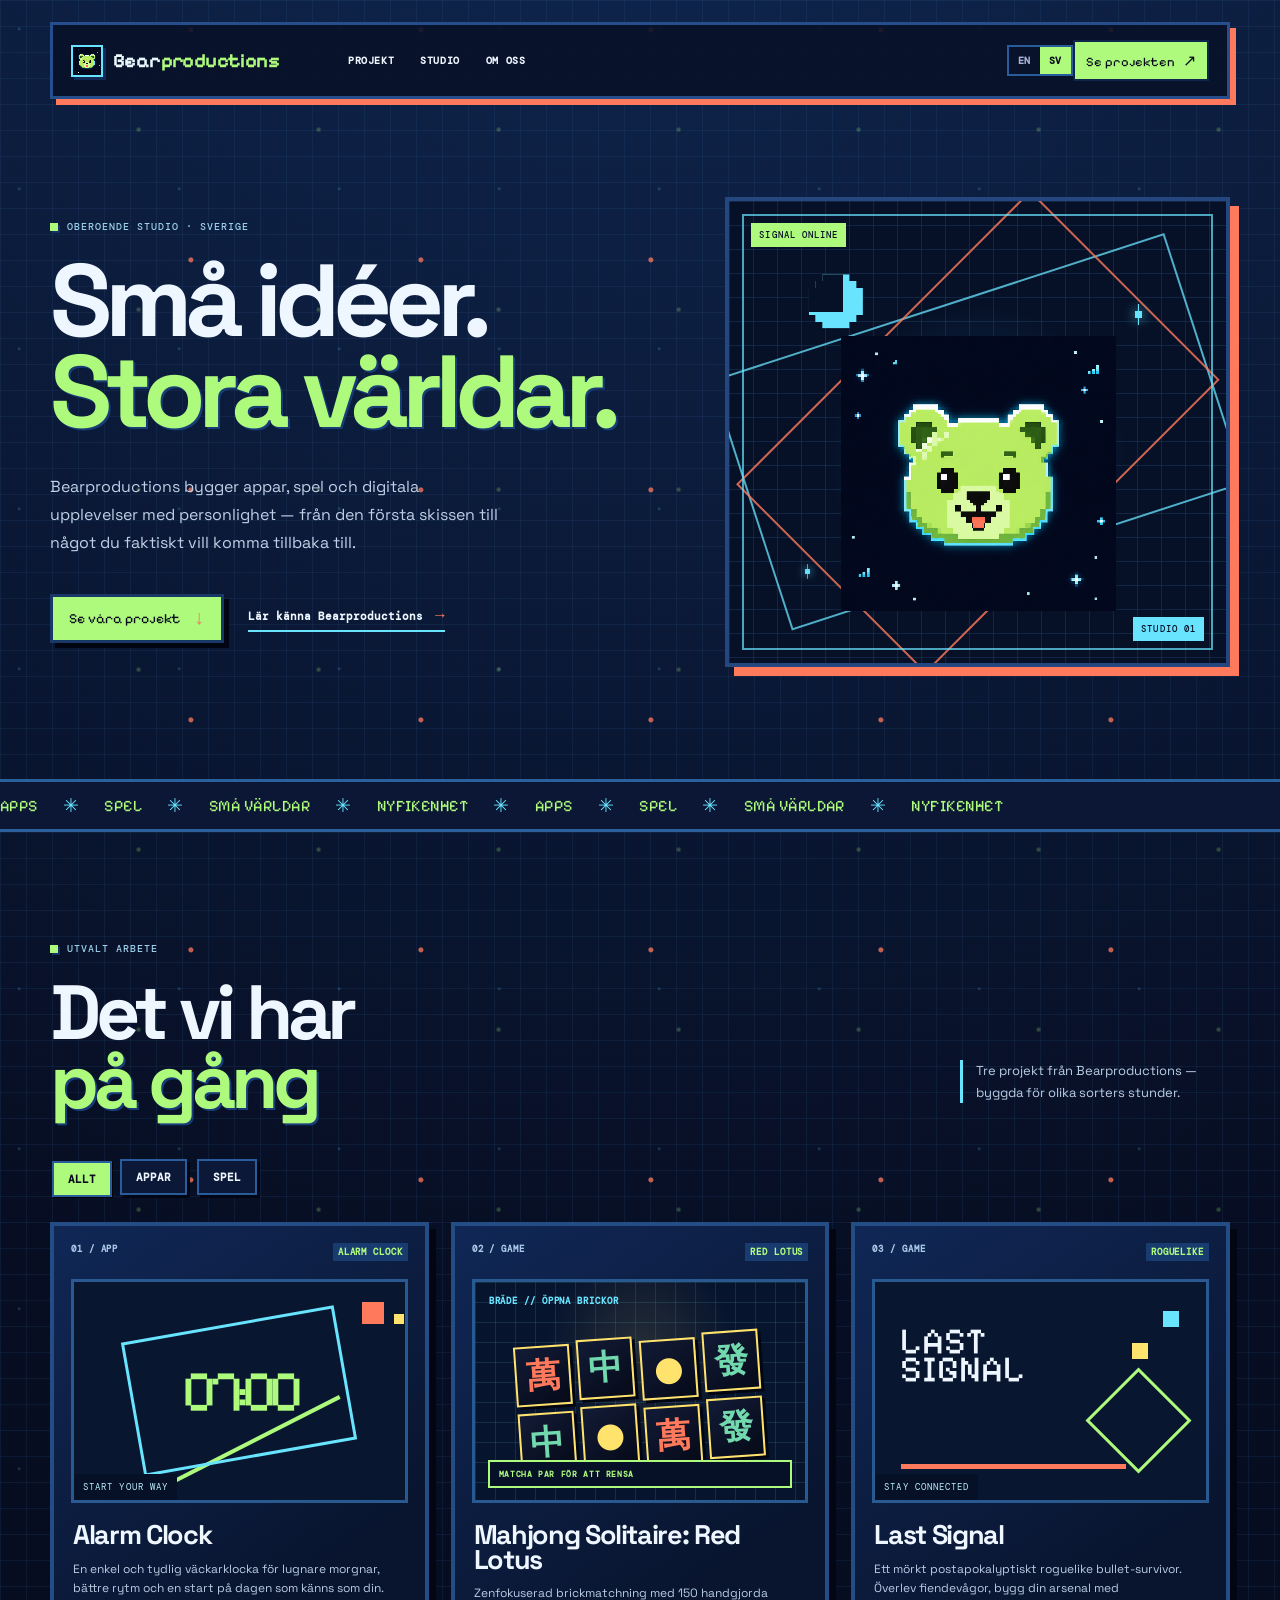
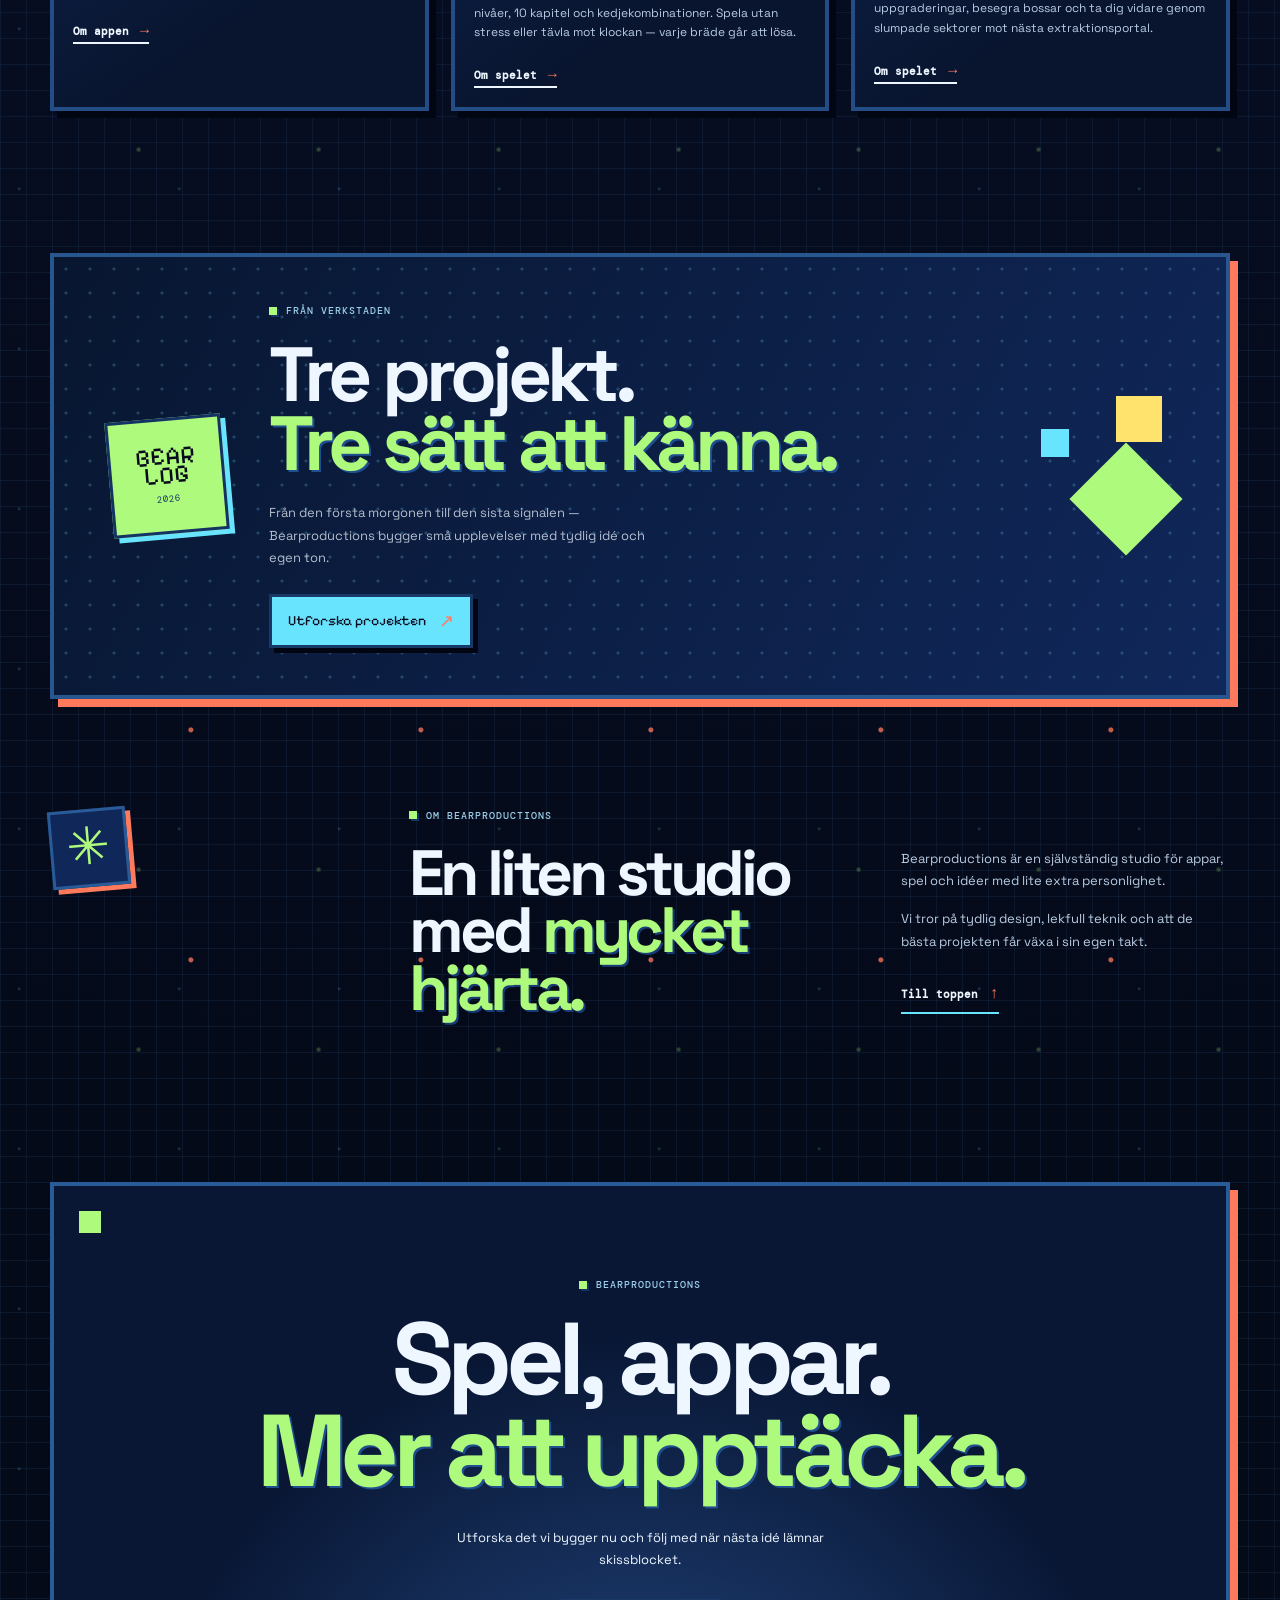
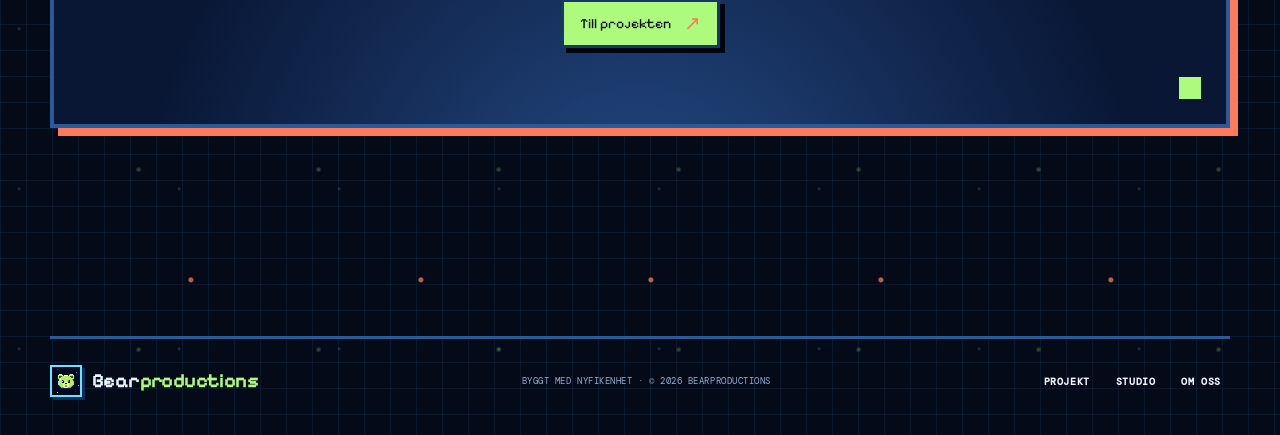
<file: site/sv/index.html>
<!doctype html>
<html lang="sv">
  <head>
    <meta charset="UTF-8" />
    <meta name="viewport" content="width=device-width, initial-scale=1.0" />
    <meta name="theme-color" content="#070b1c" />
    <meta name="description" content="Bearproductions bygger appar, spel och små digitala världar med nyfikenhet." />
    <link rel="alternate" hreflang="en" href="https://www.bearproduction.xyz/" />
    <link rel="alternate" hreflang="sv" href="https://www.bearproduction.xyz/sv/" />
    <link rel="alternate" hreflang="x-default" href="https://www.bearproduction.xyz/" />
    <title>Bearproductions — Appar, spel &amp; nyfikna saker</title>
    <link rel="stylesheet" href="../styles.css?v=mahjong-preview-20260814b" />
  </head>
  <body data-language-target-en="../" data-language-target-sv="./">
    <div class="page-shell">
      <header class="site-header" id="top">
        <a class="brand" href="#top" aria-label="Bearproductions startsida"><span class="brand-mark" aria-hidden="true"><img src="../assets/bear-avatar.png" alt="" /></span><span>Bear<span class="brand-accent">productions</span></span></a>
        <nav class="site-nav" aria-label="Huvudnavigation"><a href="#work">Projekt</a><a href="#journal">Studio</a><a href="#about">Om oss</a></nav>
        <div class="language-switch" data-language-switch aria-label="Välj språk"><a href="../" data-language="en">EN</a><a href="./" data-language="sv" aria-current="true">SV</a></div>
        <a class="header-cta" href="#work">Se projekten <span aria-hidden="true">↗</span></a>
      </header>

      <main>
        <section class="hero section-pad"><div class="hero-copy"><p class="eyebrow"><span class="eyebrow-dot"></span> Oberoende studio · Sverige</p><h1>Små idéer.<br /><em>Stora världar.</em></h1><p class="hero-intro">Bearproductions bygger appar, spel och digitala upplevelser med personlighet — från den första skissen till något du faktiskt vill komma tillbaka till.</p><div class="hero-actions"><a class="button button-primary" href="#work">Se våra projekt <span aria-hidden="true">↓</span></a><a class="text-link" href="#about">Lär känna Bearproductions <span aria-hidden="true">→</span></a></div></div><div class="hero-art" aria-label="Abstrakt illustration av en björn och en måne" role="img"><div class="orbit orbit-one"></div><div class="orbit orbit-two"></div><div class="hero-moon"></div><div class="hero-bear"><img src="../assets/bear-avatar.png" alt="Pixelbjörnen, Bearproductions symbol" /></div><span class="art-star art-star-one" aria-hidden="true"></span><span class="art-star art-star-two" aria-hidden="true"></span><span class="art-label art-label-top">signal online</span><span class="art-label art-label-bottom">studio 01</span></div></section>

        <section class="ticker" aria-label="Vad vi bygger"><div class="ticker-track"><span>APPS</span><i>✳</i><span>SPEL</span><i>✳</i><span>SMÅ VÄRLDAR</span><i>✳</i><span>NYFIKENHET</span><i>✳</i><span>APPS</span><i>✳</i><span>SPEL</span><i>✳</i><span>SMÅ VÄRLDAR</span><i>✳</i><span>NYFIKENHET</span></div></section>

        <section class="work section-pad" id="work"><div class="section-heading"><div><p class="eyebrow"><span class="eyebrow-dot"></span> Utvalt arbete</p><h2>Det vi har<br /><em>på gång</em></h2></div><p class="section-note">Tre projekt från Bearproductions — byggda för olika sorters stunder.</p></div><div class="filter-row" role="group" aria-label="Filtrera projekt"><button class="filter-button is-active" type="button" data-filter="all" aria-pressed="true">Allt</button><button class="filter-button" type="button" data-filter="app" aria-pressed="false">Appar</button><button class="filter-button" type="button" data-filter="game" aria-pressed="false">Spel</button></div><div class="project-grid">
          <article class="project-card project-card-dark" data-category="app"><div class="project-topline"><span>01 / APP</span><span class="project-status">Alarm Clock</span></div><div class="project-visual visual-app"><span class="visual-orb"></span><span class="visual-line"></span><span class="visual-caption">start your way</span></div><div class="project-copy"><h3>Alarm Clock</h3><p>En enkel och tydlig väckarklocka för lugnare morgnar, bättre rytm och en start på dagen som känns som din.</p><a class="card-link" href="alarm-clock/">Om appen <span aria-hidden="true">→</span></a></div></article>
          <article class="project-card project-card-lilac" data-category="game"><div class="project-topline"><span>02 / GAME</span><span class="project-status">Red Lotus</span></div><div class="project-visual visual-game" aria-hidden="true"><span class="mahjong-board-label">Bräde // öppna brickor</span><div class="mahjong-tile-grid"><span class="mahjong-tile tile-coral">萬</span><span class="mahjong-tile tile-jade">中</span><span class="mahjong-tile tile-gold">●</span><span class="mahjong-tile tile-jade">發</span><span class="mahjong-tile tile-jade">中</span><span class="mahjong-tile tile-gold">●</span><span class="mahjong-tile tile-coral">萬</span><span class="mahjong-tile tile-jade">發</span></div><span class="mahjong-tray">Matcha par för att rensa</span></div><div class="project-copy"><h3>Mahjong Solitaire: Red Lotus</h3><p>Zenfokuserad brickmatchning med 150 handgjorda nivåer, 10 kapitel och kedjekombinationer. Spela utan stress eller tävla mot klockan — varje bräde går att lösa.</p><a class="card-link" href="mahjong/">Om spelet <span aria-hidden="true">→</span></a></div></article>
          <article class="project-card project-card-cream" data-category="game"><div class="project-topline"><span>03 / GAME</span><span class="project-status">Roguelike</span></div><div class="project-visual visual-lab"><span class="lab-shape lab-shape-one"></span><span class="lab-shape lab-shape-two"></span><span class="lab-shape lab-shape-three"></span><span class="visual-caption">stay connected</span></div><div class="project-copy"><h3>Last Signal</h3><p>Ett mörkt postapokalyptiskt roguelike bullet-survivor. Överlev fiendevågor, bygg din arsenal med uppgraderingar, besegra bossar och ta dig vidare genom slumpade sektorer mot nästa extraktionsportal.</p><a class="card-link" href="last-signal/">Om spelet <span aria-hidden="true">→</span></a></div></article>
        </div><p class="empty-state" aria-live="polite" hidden>Inga projekt i den här kategorin än.</p></section>

        <section class="journal section-pad" id="journal"><div class="journal-card"><div class="journal-stamp">BEAR<br />LOG<br /><span>2026</span></div><div class="journal-content"><p class="eyebrow eyebrow-light"><span class="eyebrow-dot"></span> Från verkstaden</p><h2>Tre projekt.<br /><em>Tre sätt att känna.</em></h2><p>Från den första morgonen till den sista signalen — Bearproductions bygger små upplevelser med tydlig idé och egen ton.</p><a class="button button-light" href="#work">Utforska projekten <span aria-hidden="true">↗</span></a></div><div class="journal-decoration" aria-hidden="true"><span></span><span></span><span></span></div></div></section>
        <section class="about section-pad" id="about"><div class="about-mark" aria-hidden="true">✳</div><div class="about-copy"><p class="eyebrow"><span class="eyebrow-dot"></span> Om Bearproductions</p><h2>En liten studio<br />med <em>mycket hjärta.</em></h2></div><div class="about-text"><p>Bearproductions är en självständig studio för appar, spel och idéer med lite extra personlighet.</p><p>Vi tror på tydlig design, lekfull teknik och att de bästa projekten får växa i sin egen takt.</p><a class="text-link" href="#top">Till toppen <span aria-hidden="true">↑</span></a></div></section>
        <section class="closing-cta section-pad"><div class="closing-inner"><p class="eyebrow"><span class="eyebrow-dot"></span> Bearproductions</p><h2>Spel, appar.<br /><em>Mer att upptäcka.</em></h2><p>Utforska det vi bygger nu och följ med när nästa idé lämnar skissblocket.</p><a class="button button-primary" href="#work">Till projekten <span aria-hidden="true">↗</span></a></div></section>
      </main>

      <footer class="site-footer"><a class="brand" href="#top" aria-label="Bearproductions startsida"><span class="brand-mark" aria-hidden="true"><img src="../assets/bear-avatar.png" alt="" /></span><span>Bear<span class="brand-accent">productions</span></span></a><p>Byggt med nyfikenhet · © 2026 Bearproductions</p><div class="footer-links"><a href="#work">Projekt</a><a href="#journal">Studio</a><a href="#about">Om oss</a></div></footer>
    </div>
    <script src="../script.js"></script>
    <script src="../language.js"></script>
  </body>
</html>
</file>
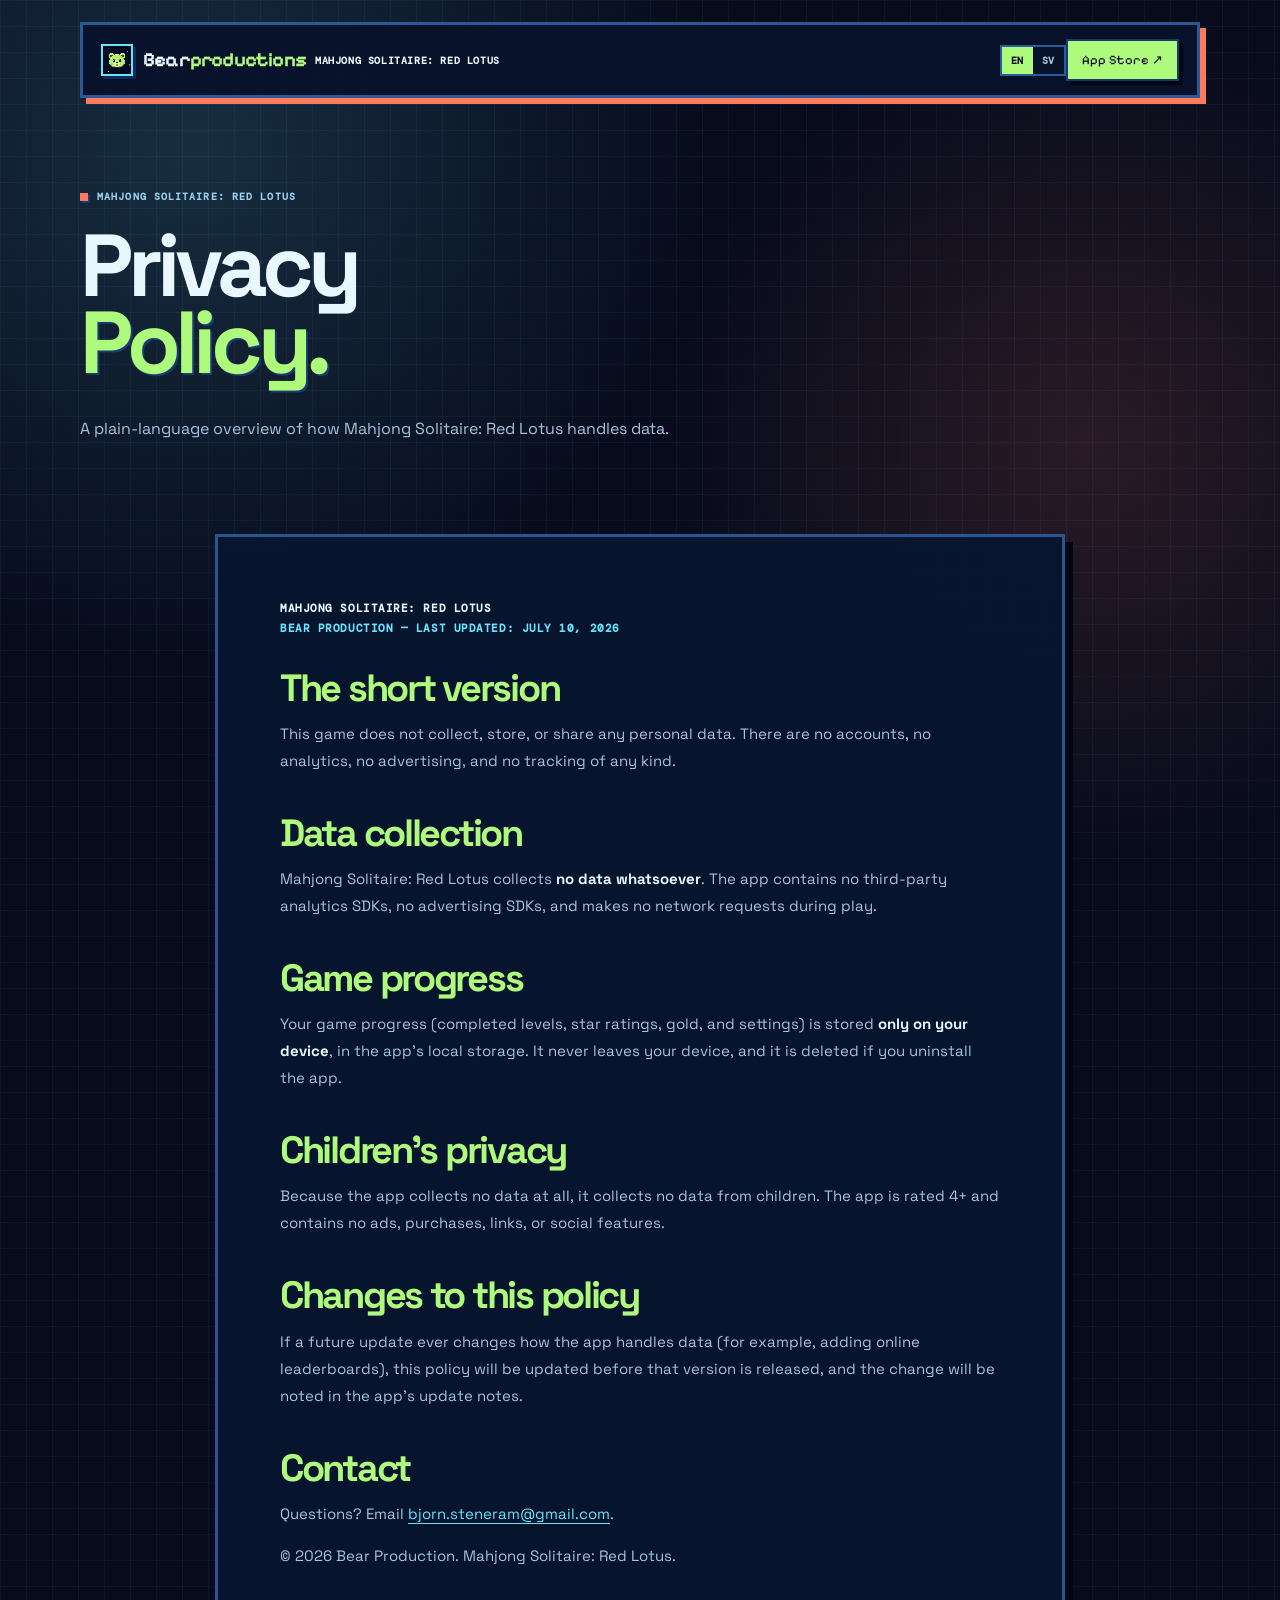
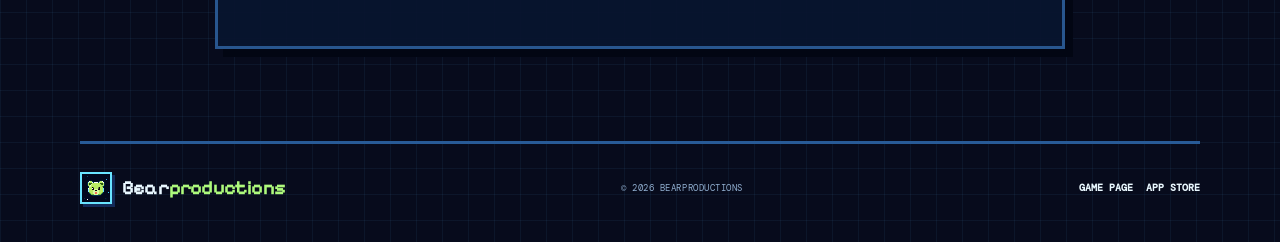
<file: site/mahjong/privacy/index.html>
<!doctype html>
<html lang="en">
  <head>
    <meta charset="UTF-8" />
    <meta name="viewport" content="width=device-width, initial-scale=1.0" />
    <meta name="theme-color" content="#070b1c" />
    <meta name="description" content="Privacy Policy for Mahjong Solitaire: Red Lotus by Bear Production." />
    <link rel="alternate" hreflang="en" href="https://www.bearproduction.xyz/mahjong/privacy/" />
    <link rel="alternate" hreflang="sv" href="https://www.bearproduction.xyz/sv/mahjong/privacy/" />
    <link rel="alternate" hreflang="x-default" href="https://www.bearproduction.xyz/mahjong/privacy/" />
    <title>Privacy Policy | Mahjong Solitaire: Red Lotus</title>
    <link rel="stylesheet" href="../mahjong.css?v=typography-20260814" />
  </head>
  <body class="privacy-page" data-language-target-en="./" data-language-target-sv="../../sv/mahjong/privacy/">
    <div class="page">
      <header class="site-header wrap">
        <a class="brand" href="../../" aria-label="Bearproductions home"><span class="brand-mark" aria-hidden="true"><img src="../../assets/bear-avatar.png" alt="" /></span><span>Bear<span class="brand-accent">productions</span></span></a>
        <nav class="site-nav" aria-label="Page navigation"><a href="../">Mahjong Solitaire: Red Lotus</a></nav>
        <div class="language-switch" data-language-switch aria-label="Choose language"><a href="./" data-language="en" aria-current="true">EN</a><a href="../../sv/mahjong/privacy/" data-language="sv">SV</a></div>
        <a class="header-cta" href="https://apps.apple.com/us/app/mahjong-solitaire-red-lotus/id6788315122" target="_blank" rel="noreferrer">App Store ↗</a>
      </header>

      <main>
        <section class="policy-hero wrap" aria-labelledby="policy-title"><p class="eyebrow"><i aria-hidden="true"></i> MAHJONG SOLITAIRE: RED LOTUS</p><h1 id="policy-title">Privacy<br /><em>Policy.</em></h1><p class="policy-intro">A plain-language overview of how Mahjong Solitaire: Red Lotus handles data.</p></section>
        <article class="policy wrap">
          <p class="policy-meta"><strong>Mahjong Solitaire: Red Lotus</strong><br />Bear Production — Last updated: July 10, 2026</p>
          <h2>The short version</h2><p>This game does not collect, store, or share any personal data. There are no accounts, no analytics, no advertising, and no tracking of any kind.</p>
          <h2>Data collection</h2><p>Mahjong Solitaire: Red Lotus collects <strong>no data whatsoever</strong>. The app contains no third-party analytics SDKs, no advertising SDKs, and makes no network requests during play.</p>
          <h2>Game progress</h2><p>Your game progress (completed levels, star ratings, gold, and settings) is stored <strong>only on your device</strong>, in the app's local storage. It never leaves your device, and it is deleted if you uninstall the app.</p>
          <h2>Children's privacy</h2><p>Because the app collects no data at all, it collects no data from children. The app is rated 4+ and contains no ads, purchases, links, or social features.</p>
          <h2>Changes to this policy</h2><p>If a future update ever changes how the app handles data (for example, adding online leaderboards), this policy will be updated before that version is released, and the change will be noted in the app's update notes.</p>
          <h2>Contact</h2><p>Questions? Email <a href="mailto:bjorn.steneram@gmail.com">bjorn.steneram@gmail.com</a>.</p><p>© 2026 Bear Production. Mahjong Solitaire: Red Lotus.</p>
        </article>
      </main>

      <footer class="site-footer wrap"><a class="brand" href="../../" aria-label="Bearproductions home"><span class="brand-mark" aria-hidden="true"><img src="../../assets/bear-avatar.png" alt="" /></span><span>Bear<span class="brand-accent">productions</span></span></a><p>© 2026 Bearproductions</p><div class="footer-links"><a href="../">Game page</a><a href="https://apps.apple.com/us/app/mahjong-solitaire-red-lotus/id6788315122" target="_blank" rel="noreferrer">App Store</a></div></footer>
    </div>
    <script src="../../language.js"></script>
  </body>
</html>
</file>
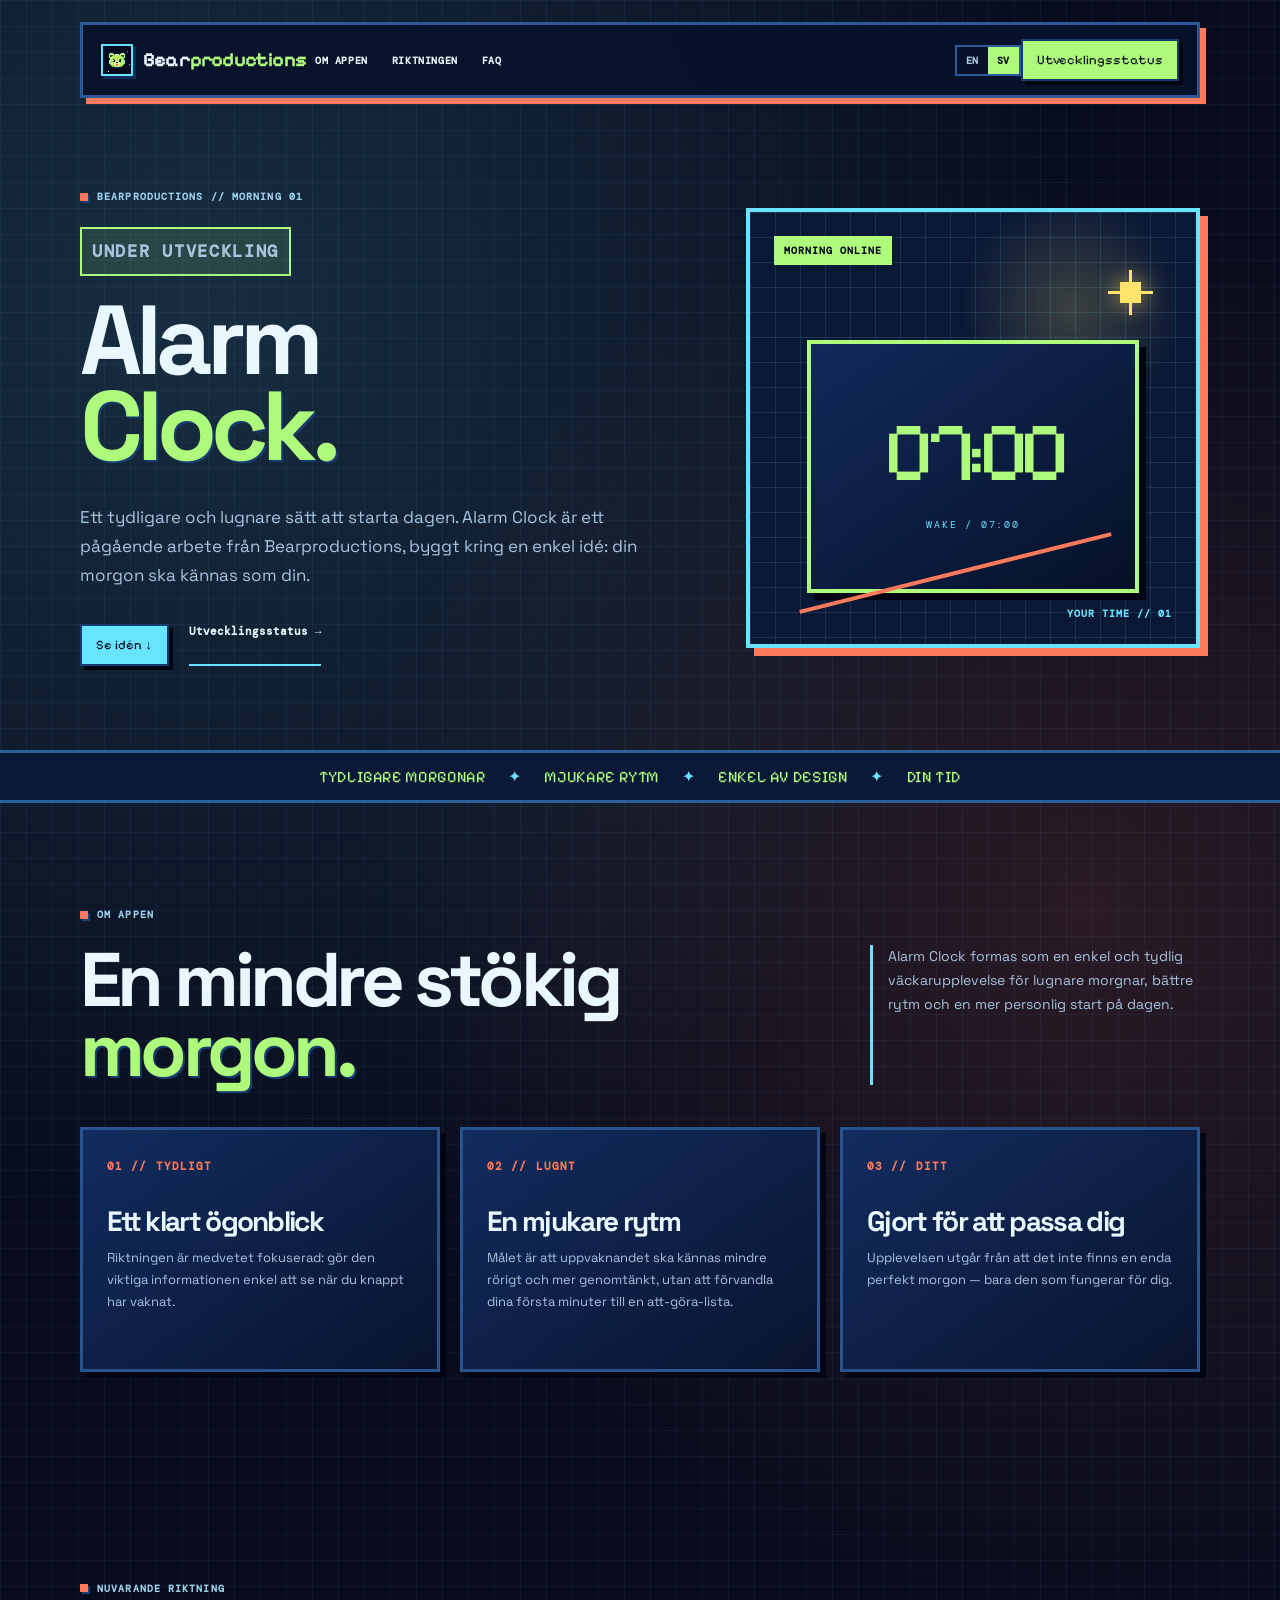
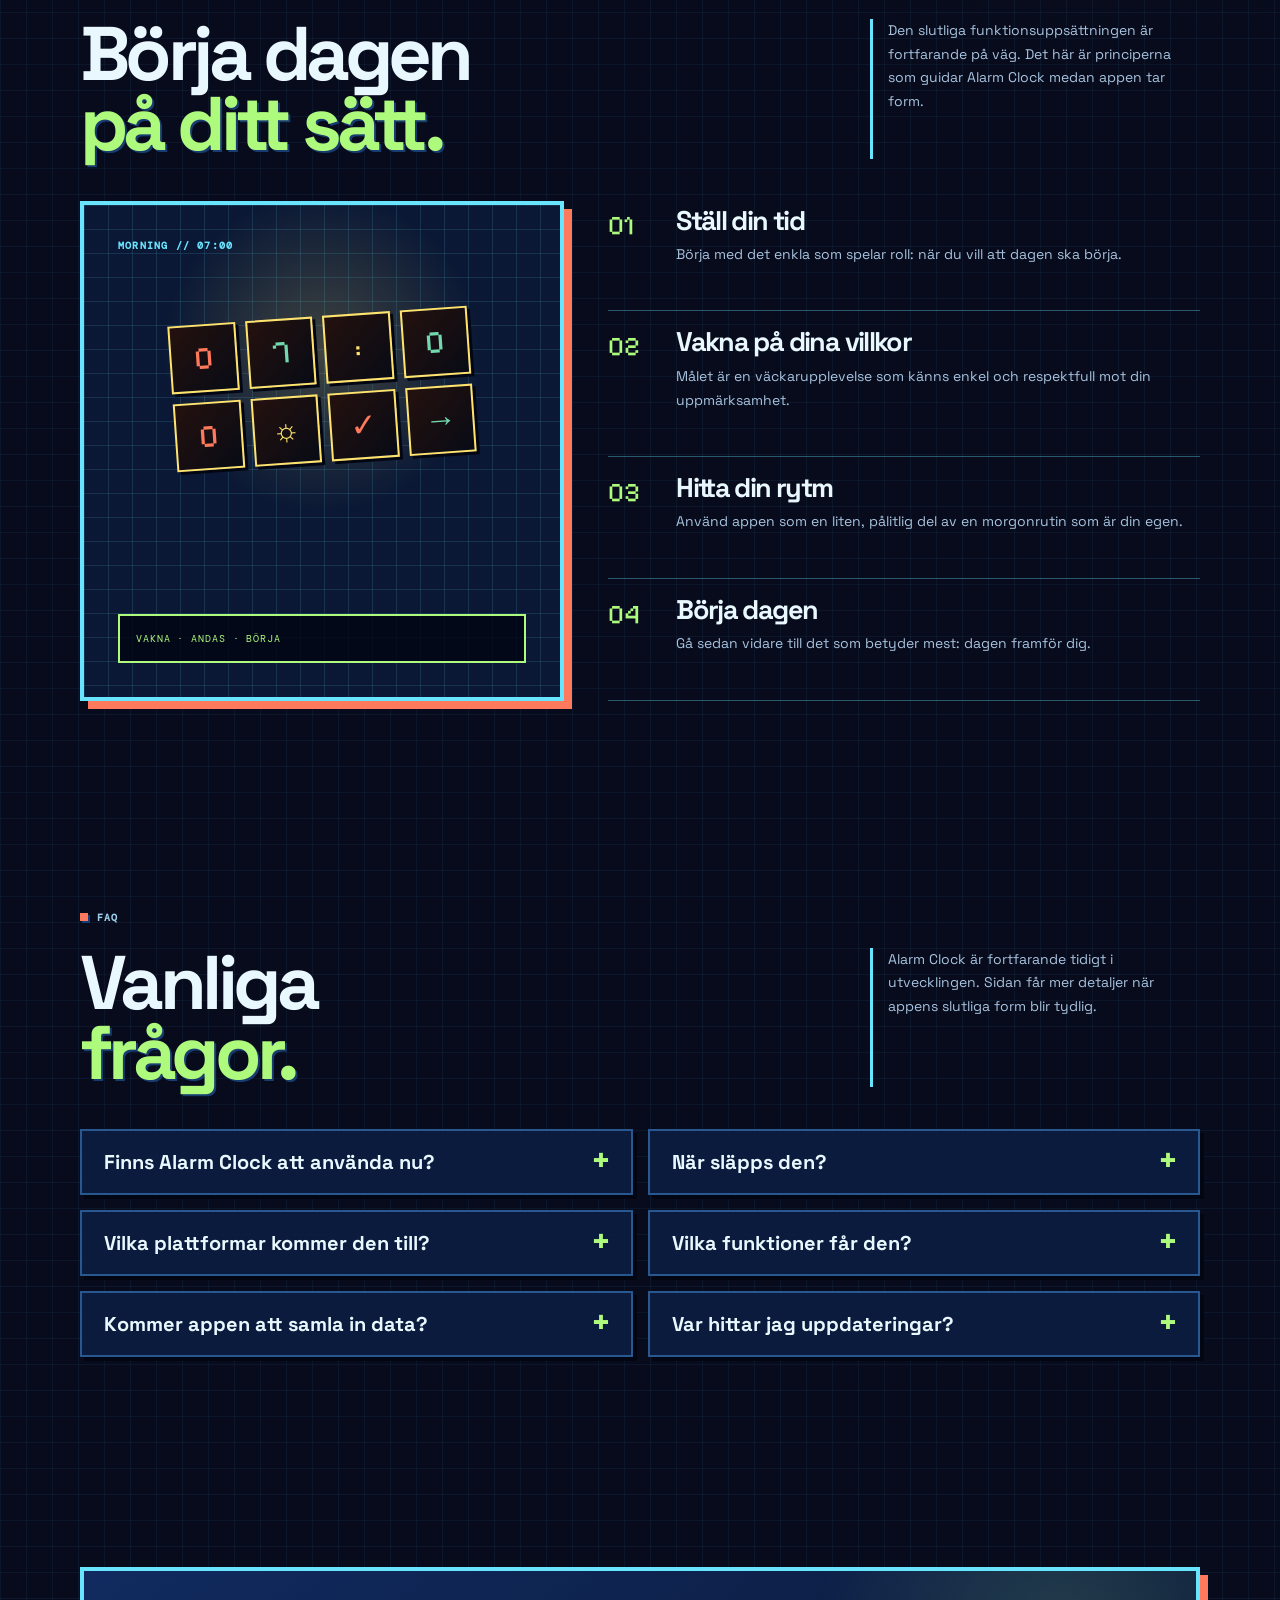
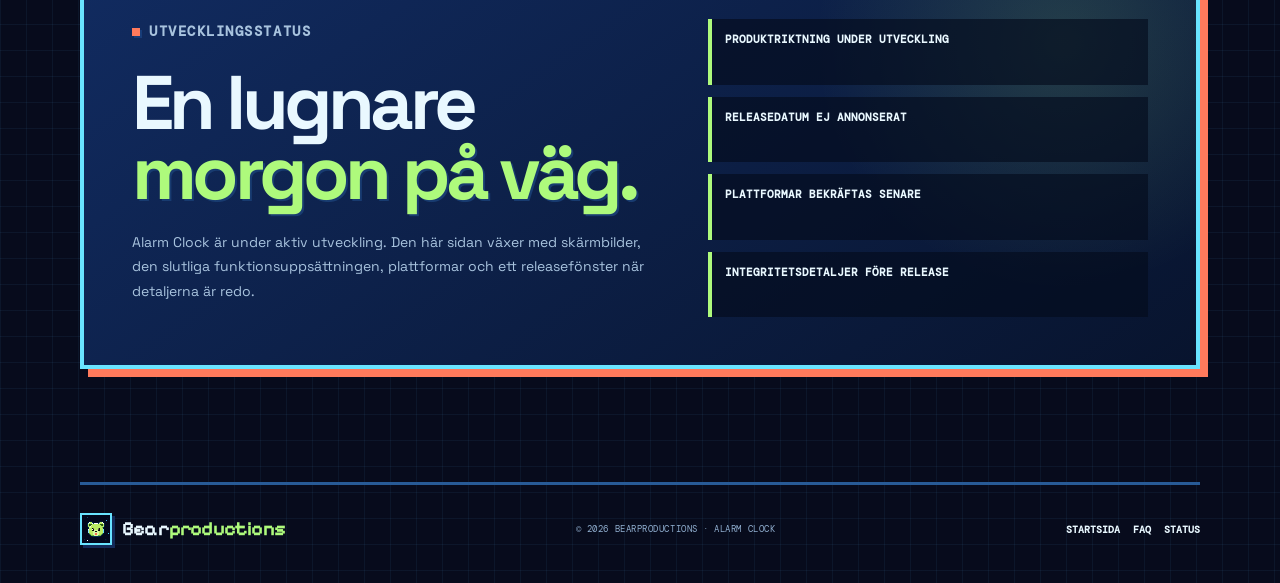
<file: site/sv/alarm-clock/index.html>
<!doctype html>
<html lang="sv">
  <head>
    <meta charset="UTF-8" />
    <meta name="viewport" content="width=device-width, initial-scale=1.0" />
    <meta name="theme-color" content="#070b1c" />
    <meta name="description" content="Alarm Clock är ett lugnare och tydligare sätt att starta dagen – under utveckling från Bearproductions." />
    <link rel="alternate" hreflang="en" href="https://www.bearproduction.xyz/alarm-clock/" />
    <link rel="alternate" hreflang="sv" href="https://www.bearproduction.xyz/sv/alarm-clock/" />
    <link rel="alternate" hreflang="x-default" href="https://www.bearproduction.xyz/alarm-clock/" />
    <title>Alarm Clock | Bearproductions</title>
    <link rel="stylesheet" href="../../mahjong/mahjong.css?v=typography-20260814" />
    <link rel="stylesheet" href="../../project-pages.css?v=1" />
  </head>
  <body class="project-page" data-language-target-en="../../alarm-clock/" data-language-target-sv="./">
    <div class="page">
      <header class="site-header wrap"><a class="brand" href="../" aria-label="Bearproductions startsida"><span class="brand-mark" aria-hidden="true"><img src="../../assets/bear-avatar.png" alt="" /></span><span>Bear<span class="brand-accent">productions</span></span></a><nav class="site-nav" aria-label="Sidsnavigation"><a href="#about">Om appen</a><a href="#approach">Riktningen</a><a href="#faq">FAQ</a></nav><div class="language-switch" data-language-switch aria-label="Välj språk"><a href="../../alarm-clock/" data-language="en">EN</a><a href="./" data-language="sv" aria-current="true">SV</a></div><a class="header-cta" href="#status">Utvecklingsstatus</a></header>
      <main>
        <section class="hero wrap" aria-labelledby="page-title"><div class="hero-copy"><p class="eyebrow"><i aria-hidden="true"></i> BEARPRODUCTIONS // MORNING 01</p><p class="status-chip">Under utveckling</p><h1 id="page-title">Alarm<br /><em>Clock.</em></h1><p>Ett tydligare och lugnare sätt att starta dagen. Alarm Clock är ett pågående arbete från Bearproductions, byggt kring en enkel idé: din morgon ska kännas som din.</p><div class="hero-actions"><a class="button" href="#about">Se idén ↓</a><a class="text-link" href="#status">Utvecklingsstatus →</a></div></div><div class="project-hero-art alarm-art" role="img" aria-label="En stiliserad digital Alarm Clock-display"><span class="project-art-label">morning online</span><span class="alarm-sun"></span><span class="alarm-clock-face">07:00</span><span class="alarm-line"></span><span class="project-art-footer">your time // 01</span></div></section>
        <div class="signal-bar"><div>TYDLIGARE MORGONAR <span>✦</span> MJUKARE RYTM <span>✦</span> ENKEL AV DESIGN <span>✦</span> DIN TID</div></div>
        <section class="section wrap" id="about" aria-labelledby="about-title"><div class="section-heading"><div><p class="eyebrow"><i aria-hidden="true"></i> OM APPEN</p><h2 id="about-title">En mindre stökig<br /><em>morgon.</em></h2></div><p class="section-lead">Alarm Clock formas som en enkel och tydlig väckarupplevelse för lugnare morgnar, bättre rytm och en mer personlig start på dagen.</p></div><div class="feature-grid"><article class="feature"><span class="feature-index">01 // TYDLIGT</span><h3>Ett klart ögonblick</h3><p>Riktningen är medvetet fokuserad: gör den viktiga informationen enkel att se när du knappt har vaknat.</p></article><article class="feature"><span class="feature-index">02 // LUGNT</span><h3>En mjukare rytm</h3><p>Målet är att uppvaknandet ska kännas mindre rörigt och mer genomtänkt, utan att förvandla dina första minuter till en att-göra-lista.</p></article><article class="feature"><span class="feature-index">03 // DITT</span><h3>Gjort för att passa dig</h3><p>Upplevelsen utgår från att det inte finns en enda perfekt morgon — bara den som fungerar för dig.</p></article></div></section>
        <section class="section wrap" id="approach" aria-labelledby="approach-title"><div class="section-heading"><div><p class="eyebrow"><i aria-hidden="true"></i> NUVARANDE RIKTNING</p><h2 id="approach-title">Börja dagen<br /><em>på ditt sätt.</em></h2></div><p class="section-lead">Den slutliga funktionsuppsättningen är fortfarande på väg. Det här är principerna som guidar Alarm Clock medan appen tar form.</p></div><div class="play-layout"><div class="play-visual" aria-hidden="true"><p class="mini-label">MORNING // 07:00</p><div class="mini-board"><span class="mini-tile">0</span><span class="mini-tile">7</span><span class="mini-tile">:</span><span class="mini-tile">0</span><span class="mini-tile">0</span><span class="mini-tile">☼</span><span class="mini-tile">✓</span><span class="mini-tile">→</span></div><div class="mini-tray">Vakna · andas · börja</div></div><div class="steps"><article class="step"><div><h3>Ställ din tid</h3><p>Börja med det enkla som spelar roll: när du vill att dagen ska börja.</p></div></article><article class="step"><div><h3>Vakna på dina villkor</h3><p>Målet är en väckarupplevelse som känns enkel och respektfull mot din uppmärksamhet.</p></div></article><article class="step"><div><h3>Hitta din rytm</h3><p>Använd appen som en liten, pålitlig del av en morgonrutin som är din egen.</p></div></article><article class="step"><div><h3>Börja dagen</h3><p>Gå sedan vidare till det som betyder mest: dagen framför dig.</p></div></article></div></div></section>
        <section class="section wrap" id="faq" aria-labelledby="faq-title"><div class="section-heading"><div><p class="eyebrow"><i aria-hidden="true"></i> FAQ</p><h2 id="faq-title">Vanliga<br /><em>frågor.</em></h2></div><p class="section-lead">Alarm Clock är fortfarande tidigt i utvecklingen. Sidan får mer detaljer när appens slutliga form blir tydlig.</p></div><div class="faq-grid"><details><summary>Finns Alarm Clock att använda nu?</summary><p>Inte än. Appen är just nu under utveckling, och den här sidan är en första titt på idén och designriktningen.</p></details><details><summary>När släpps den?</summary><p>Det finns inget lanseringsdatum att dela ännu. Ett datum läggs till här när appen är redo att annonsera det.</p></details><details><summary>Vilka plattformar kommer den till?</summary><p>Plattformar är inte annonserade ännu. De bekräftas när lanseringsplanen är redo.</p></details><details><summary>Vilka funktioner får den?</summary><p>Funktionsuppsättningen förfinas fortfarande. Det vägledande fokuset är tydlighet, lugn och en bättre känsla i början av dagen.</p></details><details><summary>Kommer appen att samla in data?</summary><p>Den exakta datahanteringen bekräftas före lansering. En fullständig integritetspolicy publiceras innan appen blir tillgänglig för allmänheten.</p></details><details><summary>Var hittar jag uppdateringar?</summary><p>Uppdateringar kommer från Bearproductions när projektet når milstolpar. Mer information läggs till här när den är redo.</p></details></div></section>
        <section class="section wrap" id="status" aria-labelledby="status-title"><div class="development-card"><div><p class="eyebrow"><i aria-hidden="true"></i> UTVECKLINGSSTATUS</p><h2 id="status-title">En lugnare<br /><em>morgon på väg.</em></h2><p>Alarm Clock är under aktiv utveckling. Den här sidan växer med skärmbilder, den slutliga funktionsuppsättningen, plattformar och ett releasefönster när detaljerna är redo.</p></div><ul class="development-list"><li>Produktriktning under utveckling</li><li>Releasedatum ej annonserat</li><li>Plattformar bekräftas senare</li><li>Integritetsdetaljer före release</li></ul></div></section>
      </main>
      <footer class="site-footer wrap"><a class="brand" href="../" aria-label="Bearproductions startsida"><span class="brand-mark" aria-hidden="true"><img src="../../assets/bear-avatar.png" alt="" /></span><span>Bear<span class="brand-accent">productions</span></span></a><p>© 2026 Bearproductions · Alarm Clock</p><div class="footer-links"><a href="../">Startsida</a><a href="#faq">FAQ</a><a href="#status">Status</a></div></footer>
    </div>
    <script src="../../language.js"></script>
  </body>
</html>
</file>
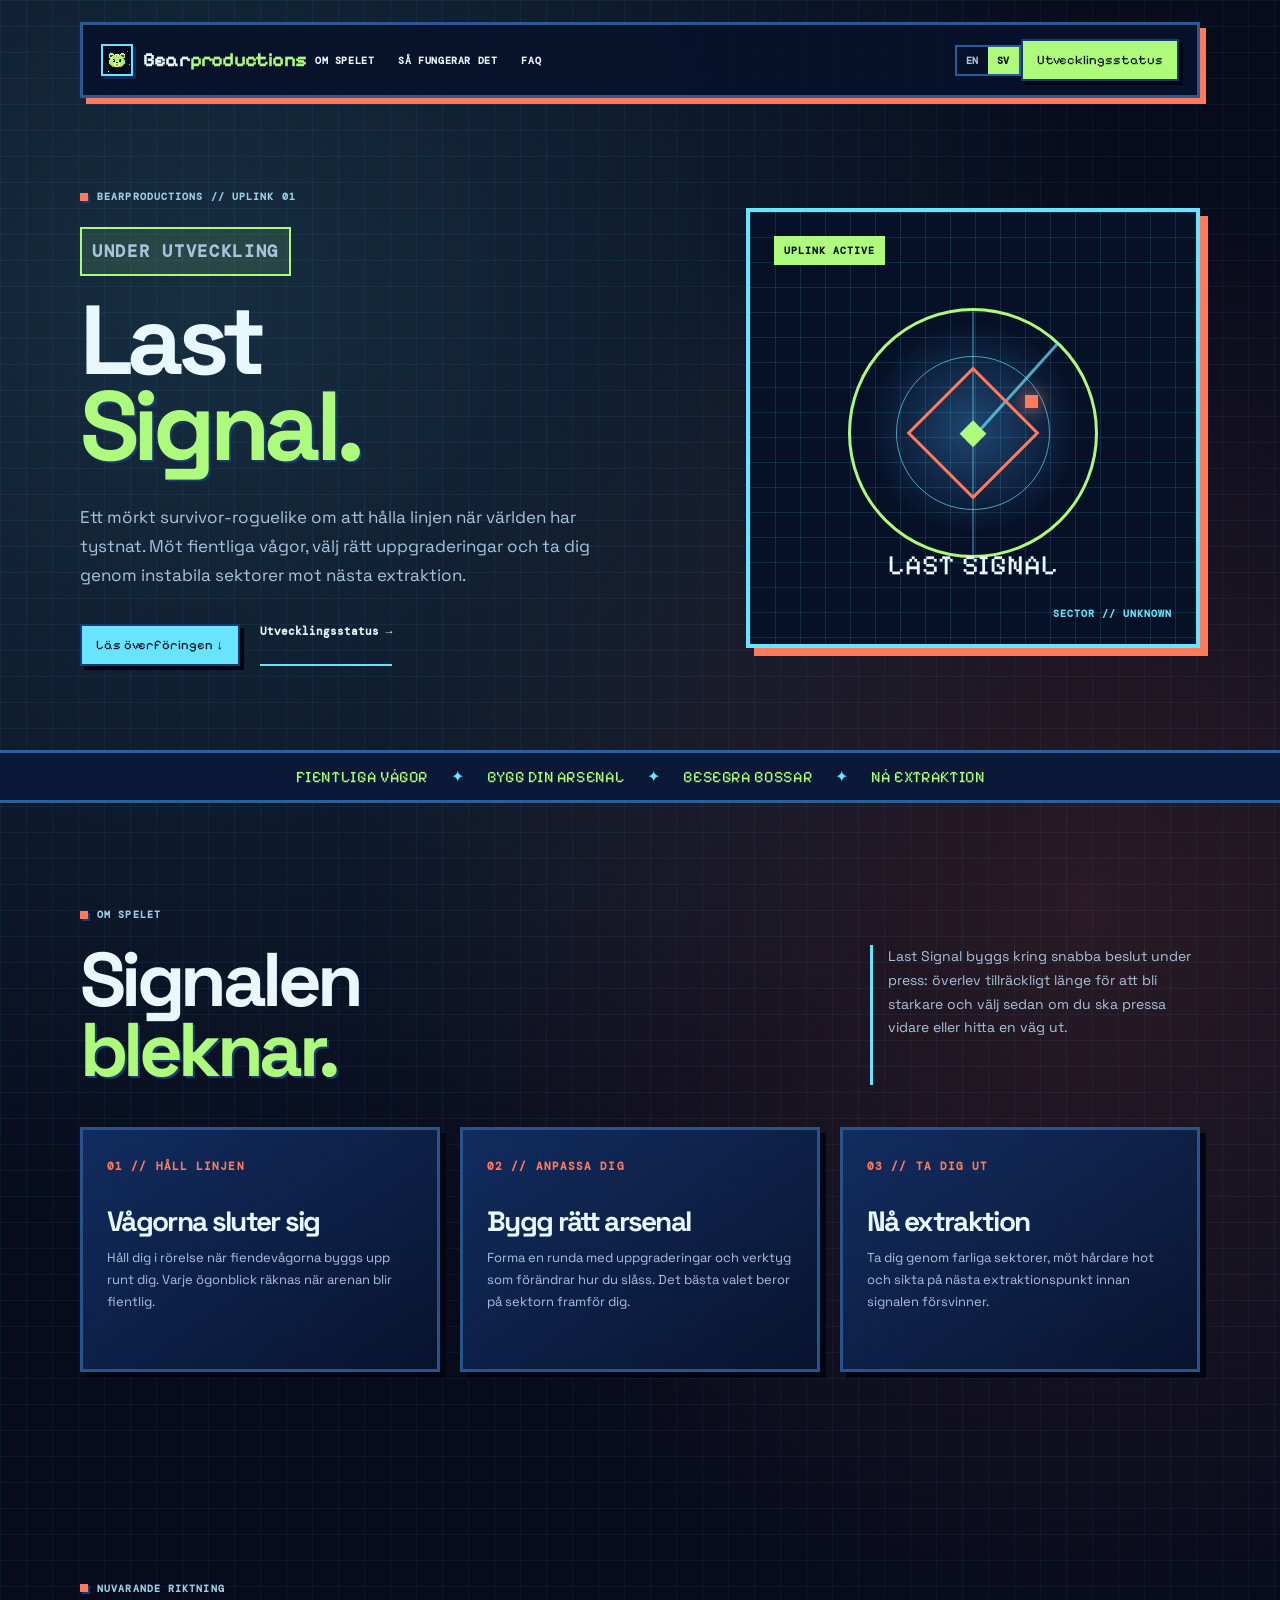
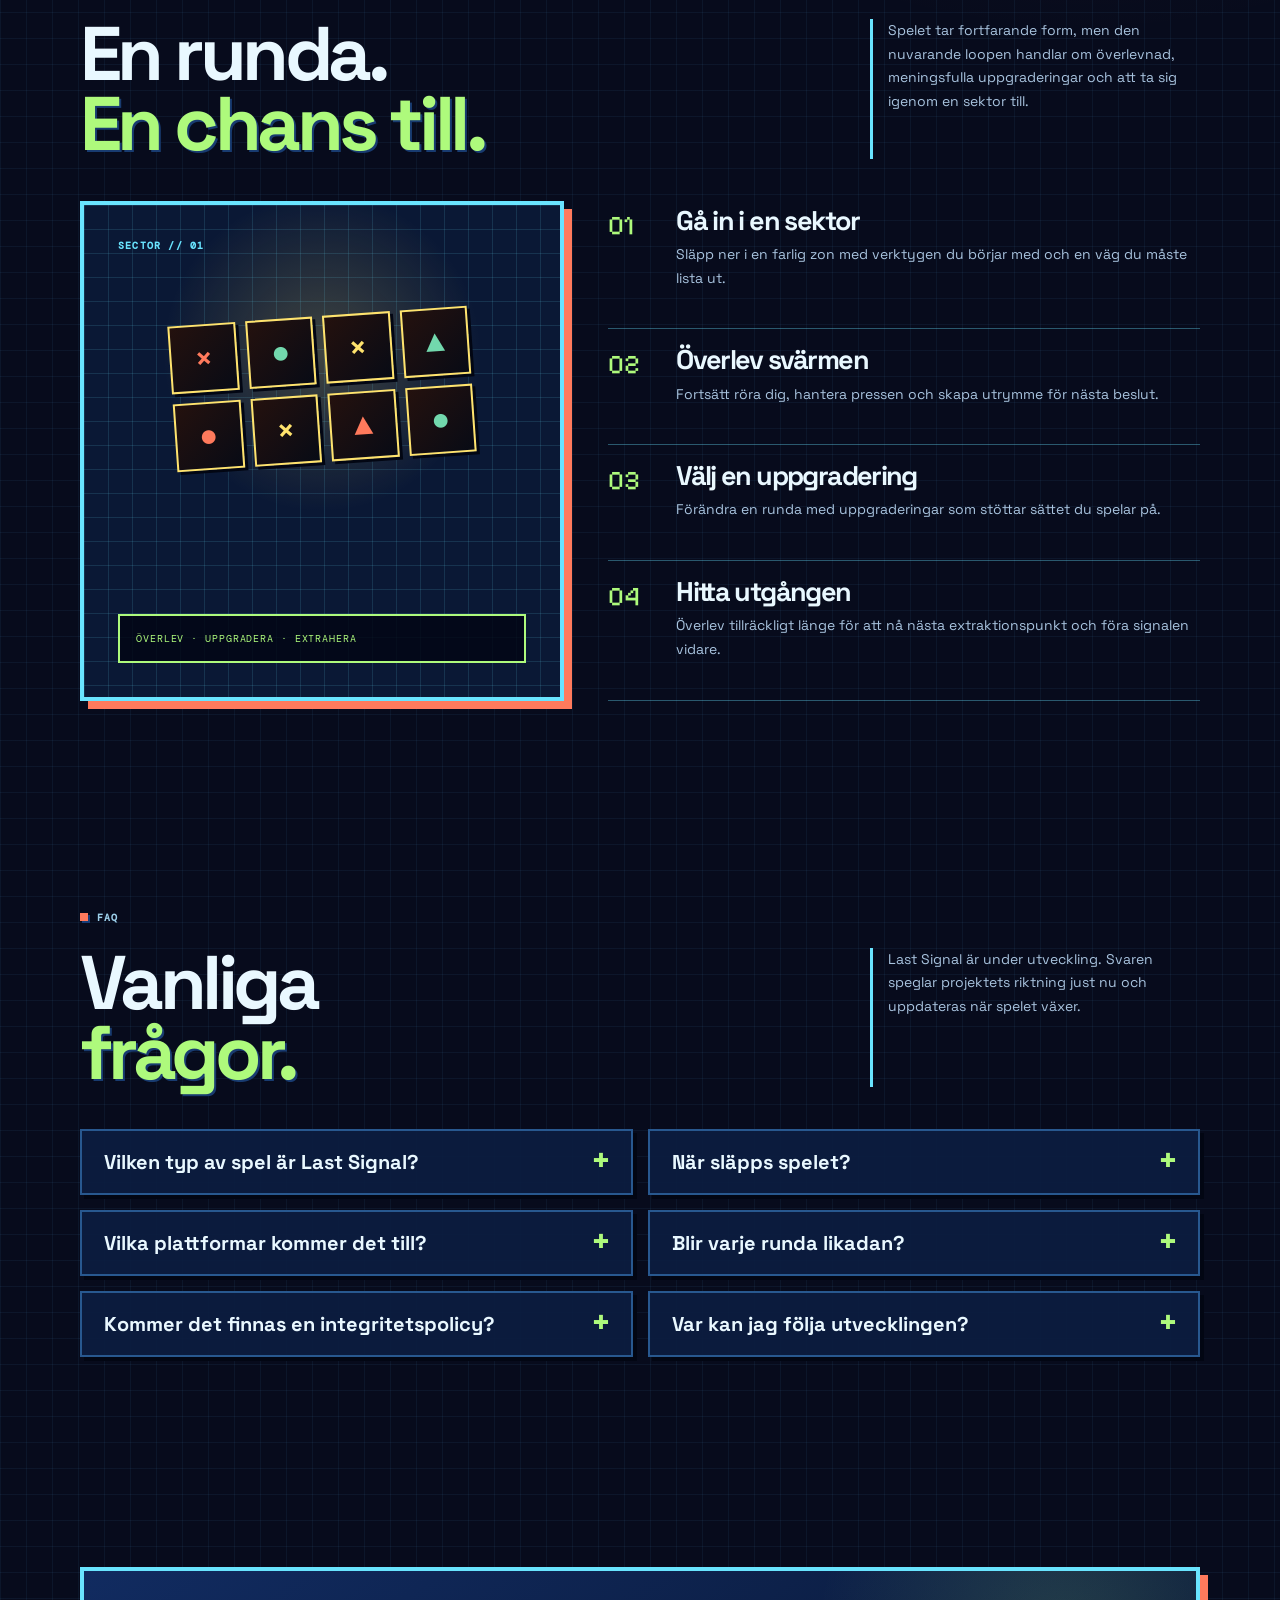
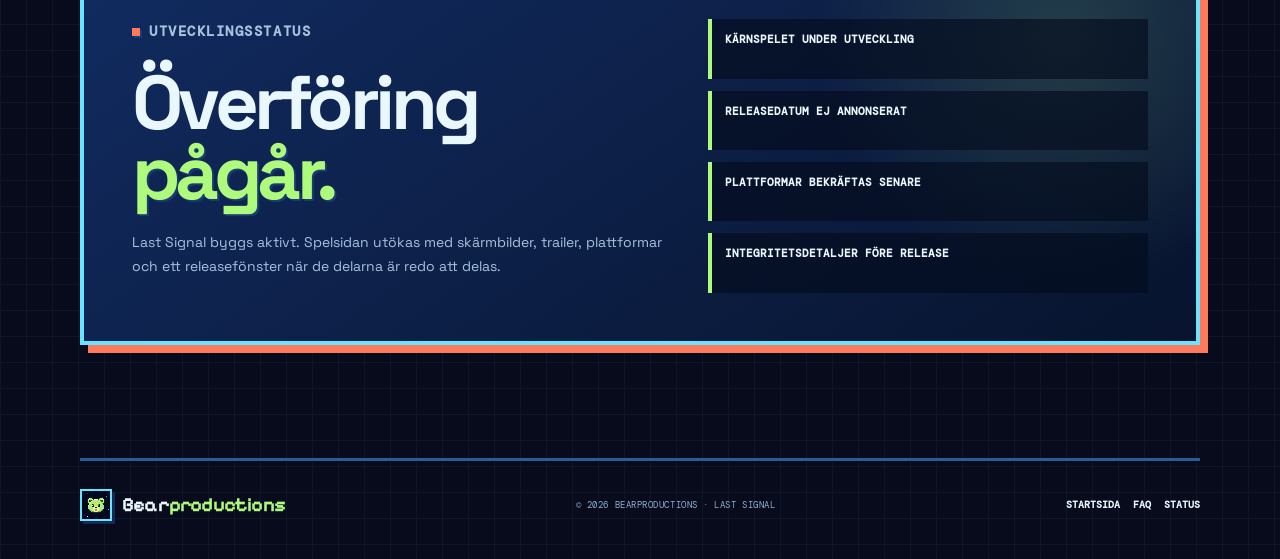
<file: site/sv/last-signal/index.html>
<!doctype html>
<html lang="sv">
  <head>
    <meta charset="UTF-8" />
    <meta name="viewport" content="width=device-width, initial-scale=1.0" />
    <meta name="theme-color" content="#070b1c" />
    <meta name="description" content="Last Signal är ett mörkt survivor-roguelike under utveckling från Bearproductions." />
    <link rel="alternate" hreflang="en" href="https://www.bearproduction.xyz/last-signal/" />
    <link rel="alternate" hreflang="sv" href="https://www.bearproduction.xyz/sv/last-signal/" />
    <link rel="alternate" hreflang="x-default" href="https://www.bearproduction.xyz/last-signal/" />
    <title>Last Signal | Bearproductions</title>
    <link rel="stylesheet" href="../../mahjong/mahjong.css?v=typography-20260814" />
    <link rel="stylesheet" href="../../project-pages.css?v=1" />
  </head>
  <body class="project-page" data-language-target-en="../../last-signal/" data-language-target-sv="./">
    <div class="page">
      <header class="site-header wrap"><a class="brand" href="../" aria-label="Bearproductions startsida"><span class="brand-mark" aria-hidden="true"><img src="../../assets/bear-avatar.png" alt="" /></span><span>Bear<span class="brand-accent">productions</span></span></a><nav class="site-nav" aria-label="Sidsnavigation"><a href="#about">Om spelet</a><a href="#how-it-works">Så fungerar det</a><a href="#faq">FAQ</a></nav><div class="language-switch" data-language-switch aria-label="Välj språk"><a href="../../last-signal/" data-language="en">EN</a><a href="./" data-language="sv" aria-current="true">SV</a></div><a class="header-cta" href="#status">Utvecklingsstatus</a></header>
      <main>
        <section class="hero wrap" aria-labelledby="page-title"><div class="hero-copy"><p class="eyebrow"><i aria-hidden="true"></i> BEARPRODUCTIONS // UPLINK 01</p><p class="status-chip">Under utveckling</p><h1 id="page-title">Last<br /><em>Signal.</em></h1><p>Ett mörkt survivor-roguelike om att hålla linjen när världen har tystnat. Möt fientliga vågor, välj rätt uppgraderingar och ta dig genom instabila sektorer mot nästa extraktion.</p><div class="hero-actions"><a class="button" href="#about">Läs överföringen ↓</a><a class="text-link" href="#status">Utvecklingsstatus →</a></div></div><div class="project-hero-art signal-art" role="img" aria-label="En stiliserad Last Signal-radarsändning"><span class="project-art-label">uplink active</span><span class="signal-radar"></span><span class="signal-ring"></span><span class="signal-lock"></span><span class="signal-code">LAST SIGNAL</span><span class="project-art-footer">sector // unknown</span></div></section>
        <div class="signal-bar"><div>FIENTLIGA VÅGOR <span>✦</span> BYGG DIN ARSENAL <span>✦</span> BESEGRA BOSSAR <span>✦</span> NÅ EXTRAKTION</div></div>
        <section class="section wrap" id="about" aria-labelledby="about-title"><div class="section-heading"><div><p class="eyebrow"><i aria-hidden="true"></i> OM SPELET</p><h2 id="about-title">Signalen<br /><em>bleknar.</em></h2></div><p class="section-lead">Last Signal byggs kring snabba beslut under press: överlev tillräckligt länge för att bli starkare och välj sedan om du ska pressa vidare eller hitta en väg ut.</p></div><div class="feature-grid"><article class="feature"><span class="feature-index">01 // HÅLL LINJEN</span><h3>Vågorna sluter sig</h3><p>Håll dig i rörelse när fiendevågorna byggs upp runt dig. Varje ögonblick räknas när arenan blir fientlig.</p></article><article class="feature"><span class="feature-index">02 // ANPASSA DIG</span><h3>Bygg rätt arsenal</h3><p>Forma en runda med uppgraderingar och verktyg som förändrar hur du slåss. Det bästa valet beror på sektorn framför dig.</p></article><article class="feature"><span class="feature-index">03 // TA DIG UT</span><h3>Nå extraktion</h3><p>Ta dig genom farliga sektorer, möt hårdare hot och sikta på nästa extraktionspunkt innan signalen försvinner.</p></article></div></section>
        <section class="section wrap" id="how-it-works" aria-labelledby="how-title"><div class="section-heading"><div><p class="eyebrow"><i aria-hidden="true"></i> NUVARANDE RIKTNING</p><h2 id="how-title">En runda.<br /><em>En chans till.</em></h2></div><p class="section-lead">Spelet tar fortfarande form, men den nuvarande loopen handlar om överlevnad, meningsfulla uppgraderingar och att ta sig igenom en sektor till.</p></div><div class="play-layout"><div class="play-visual" aria-hidden="true"><p class="mini-label">SECTOR // 01</p><div class="mini-board"><span class="mini-tile">×</span><span class="mini-tile">●</span><span class="mini-tile">×</span><span class="mini-tile">▲</span><span class="mini-tile">●</span><span class="mini-tile">×</span><span class="mini-tile">▲</span><span class="mini-tile">●</span></div><div class="mini-tray">Överlev · uppgradera · extrahera</div></div><div class="steps"><article class="step"><div><h3>Gå in i en sektor</h3><p>Släpp ner i en farlig zon med verktygen du börjar med och en väg du måste lista ut.</p></div></article><article class="step"><div><h3>Överlev svärmen</h3><p>Fortsätt röra dig, hantera pressen och skapa utrymme för nästa beslut.</p></div></article><article class="step"><div><h3>Välj en uppgradering</h3><p>Förändra en runda med uppgraderingar som stöttar sättet du spelar på.</p></div></article><article class="step"><div><h3>Hitta utgången</h3><p>Överlev tillräckligt länge för att nå nästa extraktionspunkt och föra signalen vidare.</p></div></article></div></div></section>
        <section class="section wrap" id="faq" aria-labelledby="faq-title"><div class="section-heading"><div><p class="eyebrow"><i aria-hidden="true"></i> FAQ</p><h2 id="faq-title">Vanliga<br /><em>frågor.</em></h2></div><p class="section-lead">Last Signal är under utveckling. Svaren speglar projektets riktning just nu och uppdateras när spelet växer.</p></div><div class="faq-grid"><details><summary>Vilken typ av spel är Last Signal?</summary><p>Ett mörkt, postapokalyptiskt survivor-roguelike med snabba rundor, fiendevågor, uppgraderingar, bossar och extraktionsfokuserad progression.</p></details><details><summary>När släpps spelet?</summary><p>Det finns inget releasedatum att dela ännu. Fokus ligger just nu på att göra kärnspelet skarpt, lättläst och värt att spela om.</p></details><details><summary>Vilka plattformar kommer det till?</summary><p>Plattformar är inte annonserade ännu. De delas här när den delen av planen är klar.</p></details><details><summary>Blir varje runda likadan?</summary><p>Nej. Den nuvarande riktningen innehåller skiftande sektorer, olika uppgraderingar och rundor där du behöver anpassa dig till hoten framför dig.</p></details><details><summary>Kommer det finnas en integritetspolicy?</summary><p>Ja. En fullständig integritetspolicy publiceras före en offentlig lansering, när spelets slutliga datahantering är bekräftad.</p></details><details><summary>Var kan jag följa utvecklingen?</summary><p>Uppdateringar kommer på Bearproductions kanaler när projektet når milstolpar. Fler sätt att följa läggs till här när de är klara.</p></details></div></section>
        <section class="section wrap" id="status" aria-labelledby="status-title"><div class="development-card"><div><p class="eyebrow"><i aria-hidden="true"></i> UTVECKLINGSSTATUS</p><h2 id="status-title">Överföring<br /><em>pågår.</em></h2><p>Last Signal byggs aktivt. Spelsidan utökas med skärmbilder, trailer, plattformar och ett releasefönster när de delarna är redo att delas.</p></div><ul class="development-list"><li>Kärnspelet under utveckling</li><li>Releasedatum ej annonserat</li><li>Plattformar bekräftas senare</li><li>Integritetsdetaljer före release</li></ul></div></section>
      </main>
      <footer class="site-footer wrap"><a class="brand" href="../" aria-label="Bearproductions startsida"><span class="brand-mark" aria-hidden="true"><img src="../../assets/bear-avatar.png" alt="" /></span><span>Bear<span class="brand-accent">productions</span></span></a><p>© 2026 Bearproductions · Last Signal</p><div class="footer-links"><a href="../">Startsida</a><a href="#faq">FAQ</a><a href="#status">Status</a></div></footer>
    </div>
    <script src="../../language.js"></script>
  </body>
</html>
</file>
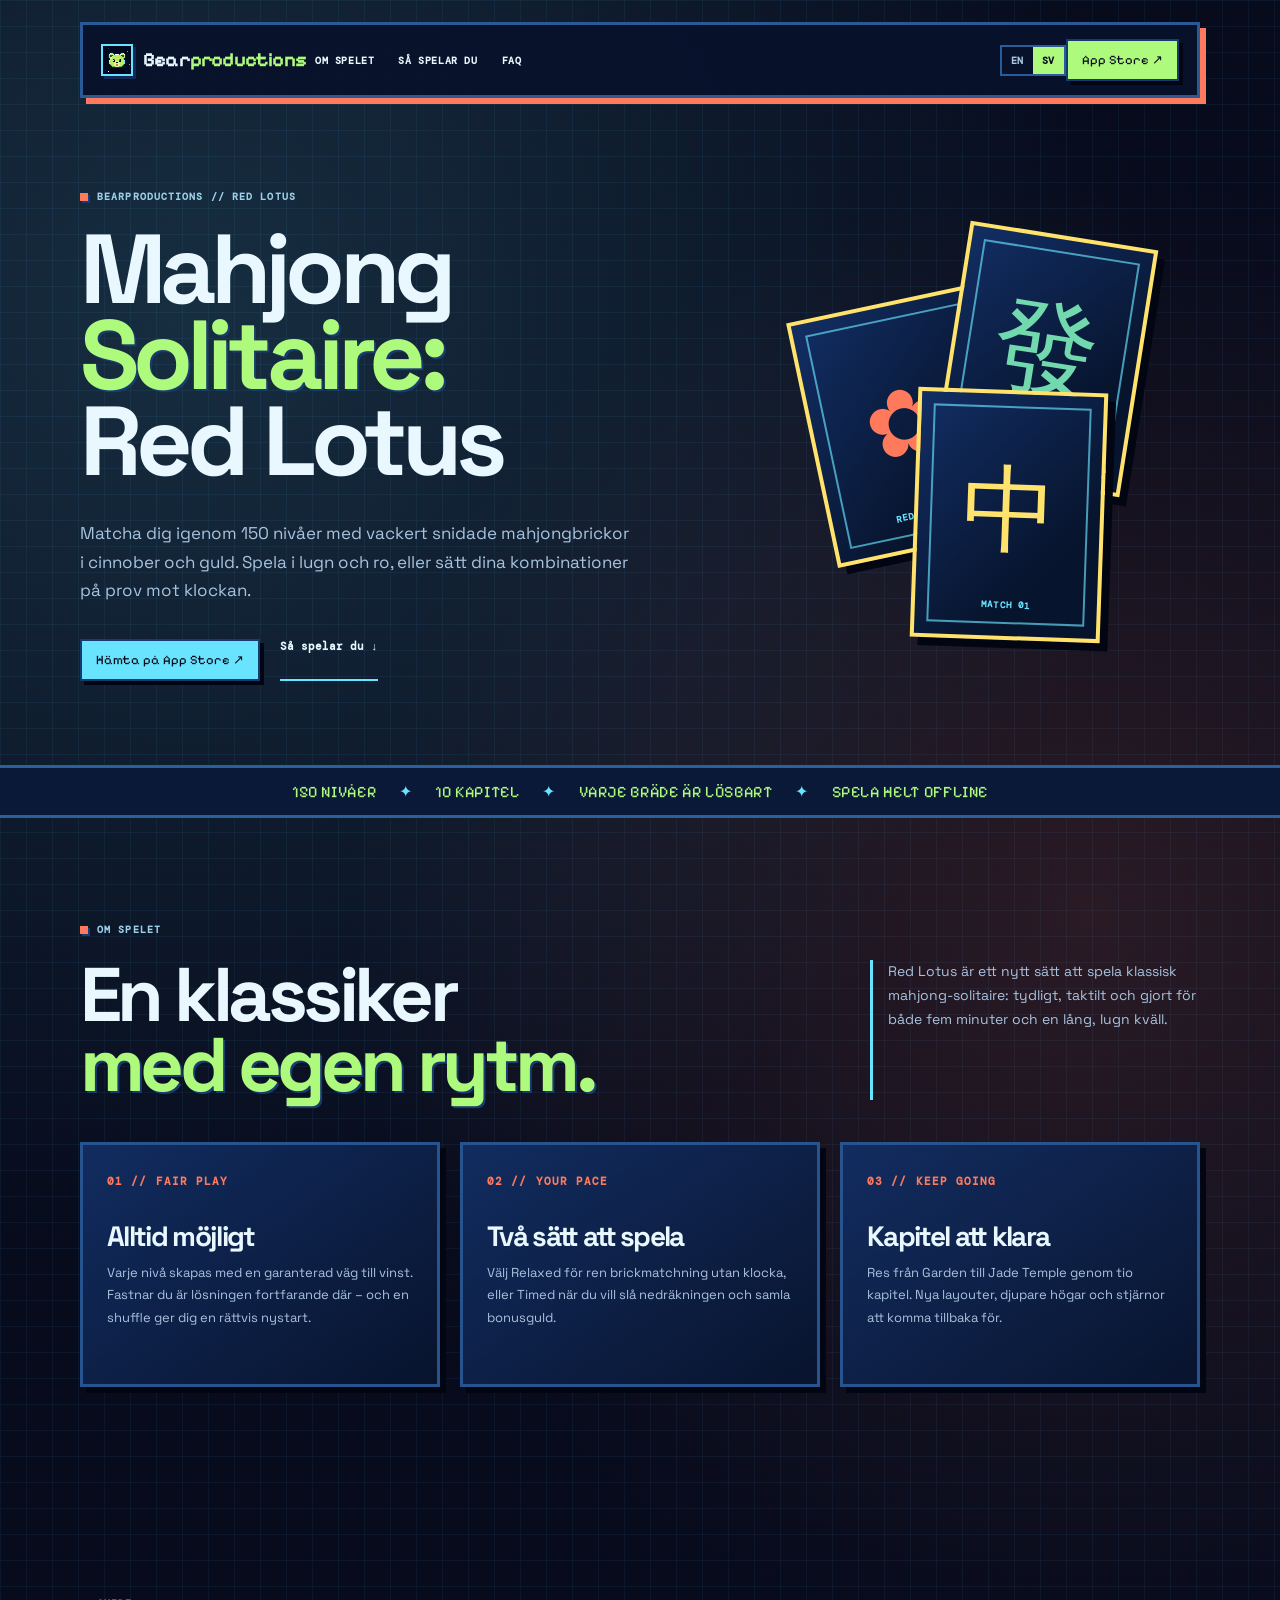
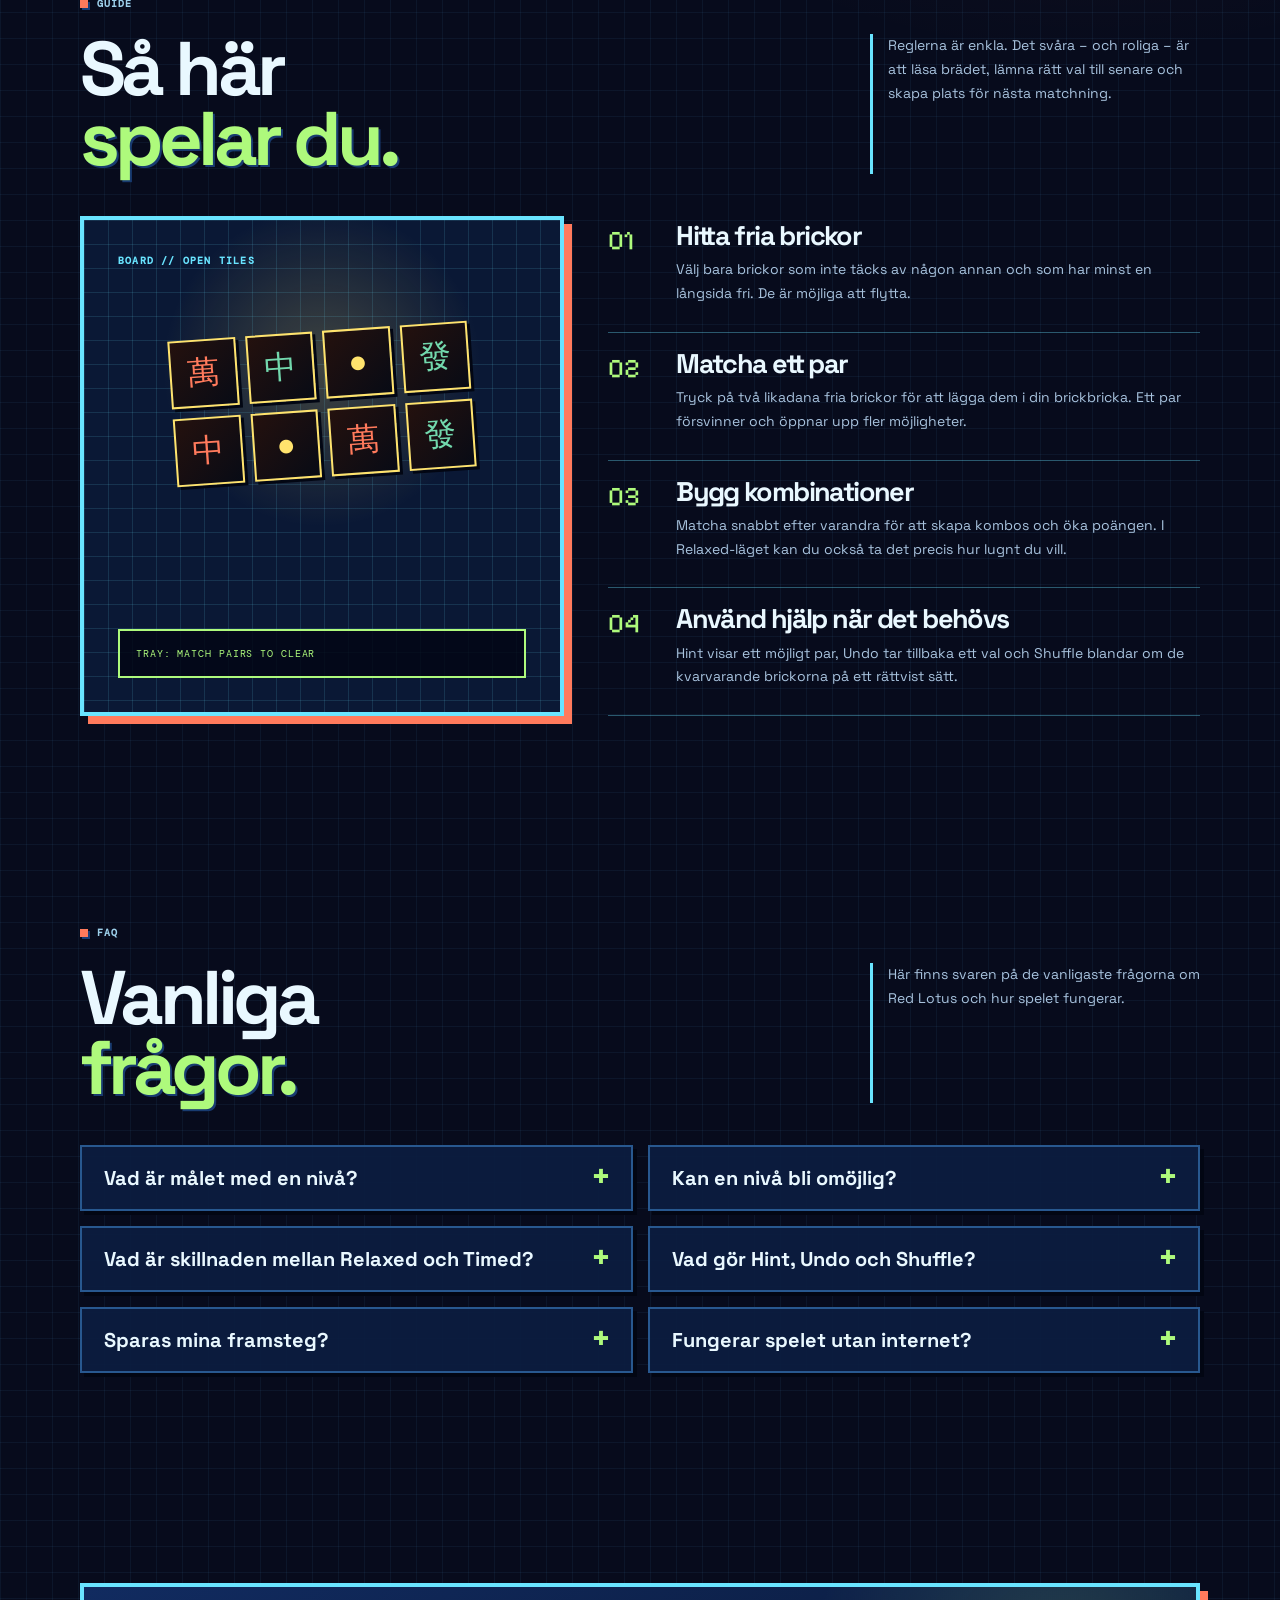
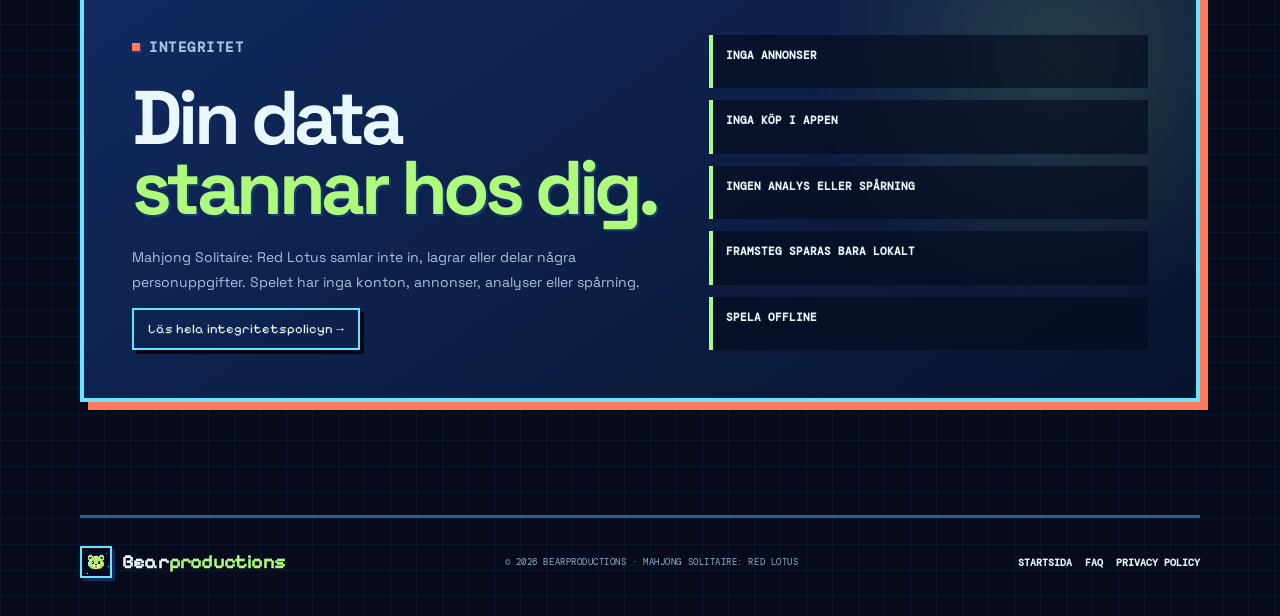
<file: site/sv/mahjong/index.html>
<!doctype html>
<html lang="sv">
  <head>
    <meta charset="UTF-8" />
    <meta name="viewport" content="width=device-width, initial-scale=1.0" />
    <meta name="theme-color" content="#070b1c" />
    <meta name="description" content="Mahjong Solitaire: Red Lotus – 150 lösliga mahjongpussel, byggda för både lugn och utmaning." />
    <link rel="alternate" hreflang="en" href="https://www.bearproduction.xyz/mahjong/" />
    <link rel="alternate" hreflang="sv" href="https://www.bearproduction.xyz/sv/mahjong/" />
    <link rel="alternate" hreflang="x-default" href="https://www.bearproduction.xyz/mahjong/" />
    <title>Mahjong Solitaire: Red Lotus | Bearproductions</title>
    <link rel="stylesheet" href="../../mahjong/mahjong.css?v=typography-20260814" />
  </head>
  <body data-language-target-en="../../mahjong/" data-language-target-sv="./">
    <div class="page">
      <header class="site-header wrap">
        <a class="brand" href="../" aria-label="Bearproductions startsida"><span class="brand-mark" aria-hidden="true"><img src="../../assets/bear-avatar.png" alt="" /></span><span>Bear<span class="brand-accent">productions</span></span></a>
        <nav class="site-nav" aria-label="Sidsnavigation"><a href="#about">Om spelet</a><a href="#how-to-play">Så spelar du</a><a href="#faq">FAQ</a></nav>
        <div class="language-switch" data-language-switch aria-label="Välj språk"><a href="../../mahjong/" data-language="en">EN</a><a href="./" data-language="sv" aria-current="true">SV</a></div>
        <a class="header-cta" href="https://apps.apple.com/us/app/mahjong-solitaire-red-lotus/id6788315122" target="_blank" rel="noreferrer">App Store ↗</a>
      </header>

      <main>
        <section class="hero wrap" aria-labelledby="page-title"><div class="hero-copy"><p class="eyebrow"><i aria-hidden="true"></i> BEARPRODUCTIONS // RED LOTUS</p><h1 id="page-title">Mahjong<br /><em>Solitaire:</em><br />Red Lotus</h1><p>Matcha dig igenom 150 nivåer med vackert snidade mahjongbrickor i cinnober och guld. Spela i lugn och ro, eller sätt dina kombinationer på prov mot klockan.</p><div class="hero-actions"><a class="button" href="https://apps.apple.com/us/app/mahjong-solitaire-red-lotus/id6788315122" target="_blank" rel="noreferrer">Hämta på App Store ↗</a><a class="text-link" href="#how-to-play">Så spelar du ↓</a></div></div><div class="hero-tile-stack" role="img" aria-label="Stiliserade mahjongbrickor med lotus, jade och guld"><div class="tile tile-one"><span class="tile-lotus">✿</span><span class="tile-label">Red Lotus</span></div><div class="tile tile-two"><span class="tile-symbol">發</span><span class="tile-label">Jade</span></div><div class="tile tile-three"><span class="tile-number">中</span><span class="tile-label">Match 01</span></div></div></section>
        <div class="signal-bar"><div>150 NIVÅER <span>✦</span> 10 KAPITEL <span>✦</span> VARJE BRÄDE ÄR LÖSBART <span>✦</span> SPELA HELT OFFLINE</div></div>

        <section class="section wrap" id="about" aria-labelledby="about-title"><div class="section-heading"><div><p class="eyebrow"><i aria-hidden="true"></i> OM SPELET</p><h2 id="about-title">En klassiker<br /><em>med egen rytm.</em></h2></div><p class="section-lead">Red Lotus är ett nytt sätt att spela klassisk mahjong-solitaire: tydligt, taktilt och gjort för både fem minuter och en lång, lugn kväll.</p></div><div class="feature-grid"><article class="feature"><span class="feature-index">01 // FAIR PLAY</span><h3>Alltid möjligt</h3><p>Varje nivå skapas med en garanterad väg till vinst. Fastnar du är lösningen fortfarande där – och en shuffle ger dig en rättvis nystart.</p></article><article class="feature"><span class="feature-index">02 // YOUR PACE</span><h3>Två sätt att spela</h3><p>Välj Relaxed för ren brickmatchning utan klocka, eller Timed när du vill slå nedräkningen och samla bonusguld.</p></article><article class="feature"><span class="feature-index">03 // KEEP GOING</span><h3>Kapitel att klara</h3><p>Res från Garden till Jade Temple genom tio kapitel. Nya layouter, djupare högar och stjärnor att komma tillbaka för.</p></article></div></section>

        <section class="section wrap" id="how-to-play" aria-labelledby="play-title"><div class="section-heading"><div><p class="eyebrow"><i aria-hidden="true"></i> GUIDE</p><h2 id="play-title">Så här<br /><em>spelar du.</em></h2></div><p class="section-lead">Reglerna är enkla. Det svåra – och roliga – är att läsa brädet, lämna rätt val till senare och skapa plats för nästa matchning.</p></div><div class="play-layout"><div class="play-visual" aria-hidden="true"><p class="mini-label">BOARD // OPEN TILES</p><div class="mini-board"><span class="mini-tile">萬</span><span class="mini-tile">中</span><span class="mini-tile">●</span><span class="mini-tile">發</span><span class="mini-tile">中</span><span class="mini-tile">●</span><span class="mini-tile">萬</span><span class="mini-tile">發</span></div><div class="mini-tray">Tray: match pairs to clear</div></div><div class="steps"><article class="step"><div><h3>Hitta fria brickor</h3><p>Välj bara brickor som inte täcks av någon annan och som har minst en långsida fri. De är möjliga att flytta.</p></div></article><article class="step"><div><h3>Matcha ett par</h3><p>Tryck på två likadana fria brickor för att lägga dem i din brickbricka. Ett par försvinner och öppnar upp fler möjligheter.</p></div></article><article class="step"><div><h3>Bygg kombinationer</h3><p>Matcha snabbt efter varandra för att skapa kombos och öka poängen. I Relaxed-läget kan du också ta det precis hur lugnt du vill.</p></div></article><article class="step"><div><h3>Använd hjälp när det behövs</h3><p>Hint visar ett möjligt par, Undo tar tillbaka ett val och Shuffle blandar om de kvarvarande brickorna på ett rättvist sätt.</p></div></article></div></div></section>

        <section class="section wrap" id="faq" aria-labelledby="faq-title"><div class="section-heading"><div><p class="eyebrow"><i aria-hidden="true"></i> FAQ</p><h2 id="faq-title">Vanliga<br /><em>frågor.</em></h2></div><p class="section-lead">Här finns svaren på de vanligaste frågorna om Red Lotus och hur spelet fungerar.</p></div><div class="faq-grid"><details><summary>Vad är målet med en nivå?</summary><p>Rensa brädet genom att matcha par av likadana fria brickor. När alla brickor är borta är nivån klar.</p></details><details><summary>Kan en nivå bli omöjlig?</summary><p>Nej. Alla nivåer har en garanterad lösning. Det går dock att göra val som gör nästa steg svårare, så använd Hint, Undo eller Shuffle om du fastnar.</p></details><details><summary>Vad är skillnaden mellan Relaxed och Timed?</summary><p>Relaxed har ingen tidsgräns och är gjort för lugnare spel. Timed ger en nedräkning och bonusguld när du klarar nivån i tid.</p></details><details><summary>Vad gör Hint, Undo och Shuffle?</summary><p>Hint pekar ut ett möjligt par. Undo ångrar ditt senaste drag. Shuffle blandar om kvarvarande brickor i en ny, rättvis ordning.</p></details><details><summary>Sparas mina framsteg?</summary><p>Ja, dina avslutade nivåer, stjärnor, guld och inställningar sparas lokalt på din egen enhet.</p></details><details><summary>Fungerar spelet utan internet?</summary><p>Ja. Red Lotus kan spelas helt offline och använder inte internet medan du spelar.</p></details></div></section>

        <section class="section wrap" id="privacy" aria-labelledby="privacy-title"><div class="privacy-card"><div><p class="eyebrow"><i aria-hidden="true"></i> INTEGRITET</p><h2 id="privacy-title">Din data<br /><em>stannar hos dig.</em></h2><p>Mahjong Solitaire: Red Lotus samlar inte in, lagrar eller delar några personuppgifter. Spelet har inga konton, annonser, analyser eller spårning.</p><a class="button alt" href="privacy/">Läs hela integritetspolicyn →</a></div><ul class="privacy-list"><li>Inga annonser</li><li>Inga köp i appen</li><li>Ingen analys eller spårning</li><li>Framsteg sparas bara lokalt</li><li>Spela offline</li></ul></div></section>
      </main>

      <footer class="site-footer wrap"><a class="brand" href="../" aria-label="Bearproductions startsida"><span class="brand-mark" aria-hidden="true"><img src="../../assets/bear-avatar.png" alt="" /></span><span>Bear<span class="brand-accent">productions</span></span></a><p>© 2026 Bearproductions · Mahjong Solitaire: Red Lotus</p><div class="footer-links"><a href="../">Startsida</a><a href="#faq">FAQ</a><a href="privacy/">Privacy Policy</a></div></footer>
    </div>
    <script src="../../language.js"></script>
  </body>
</html>
</file>
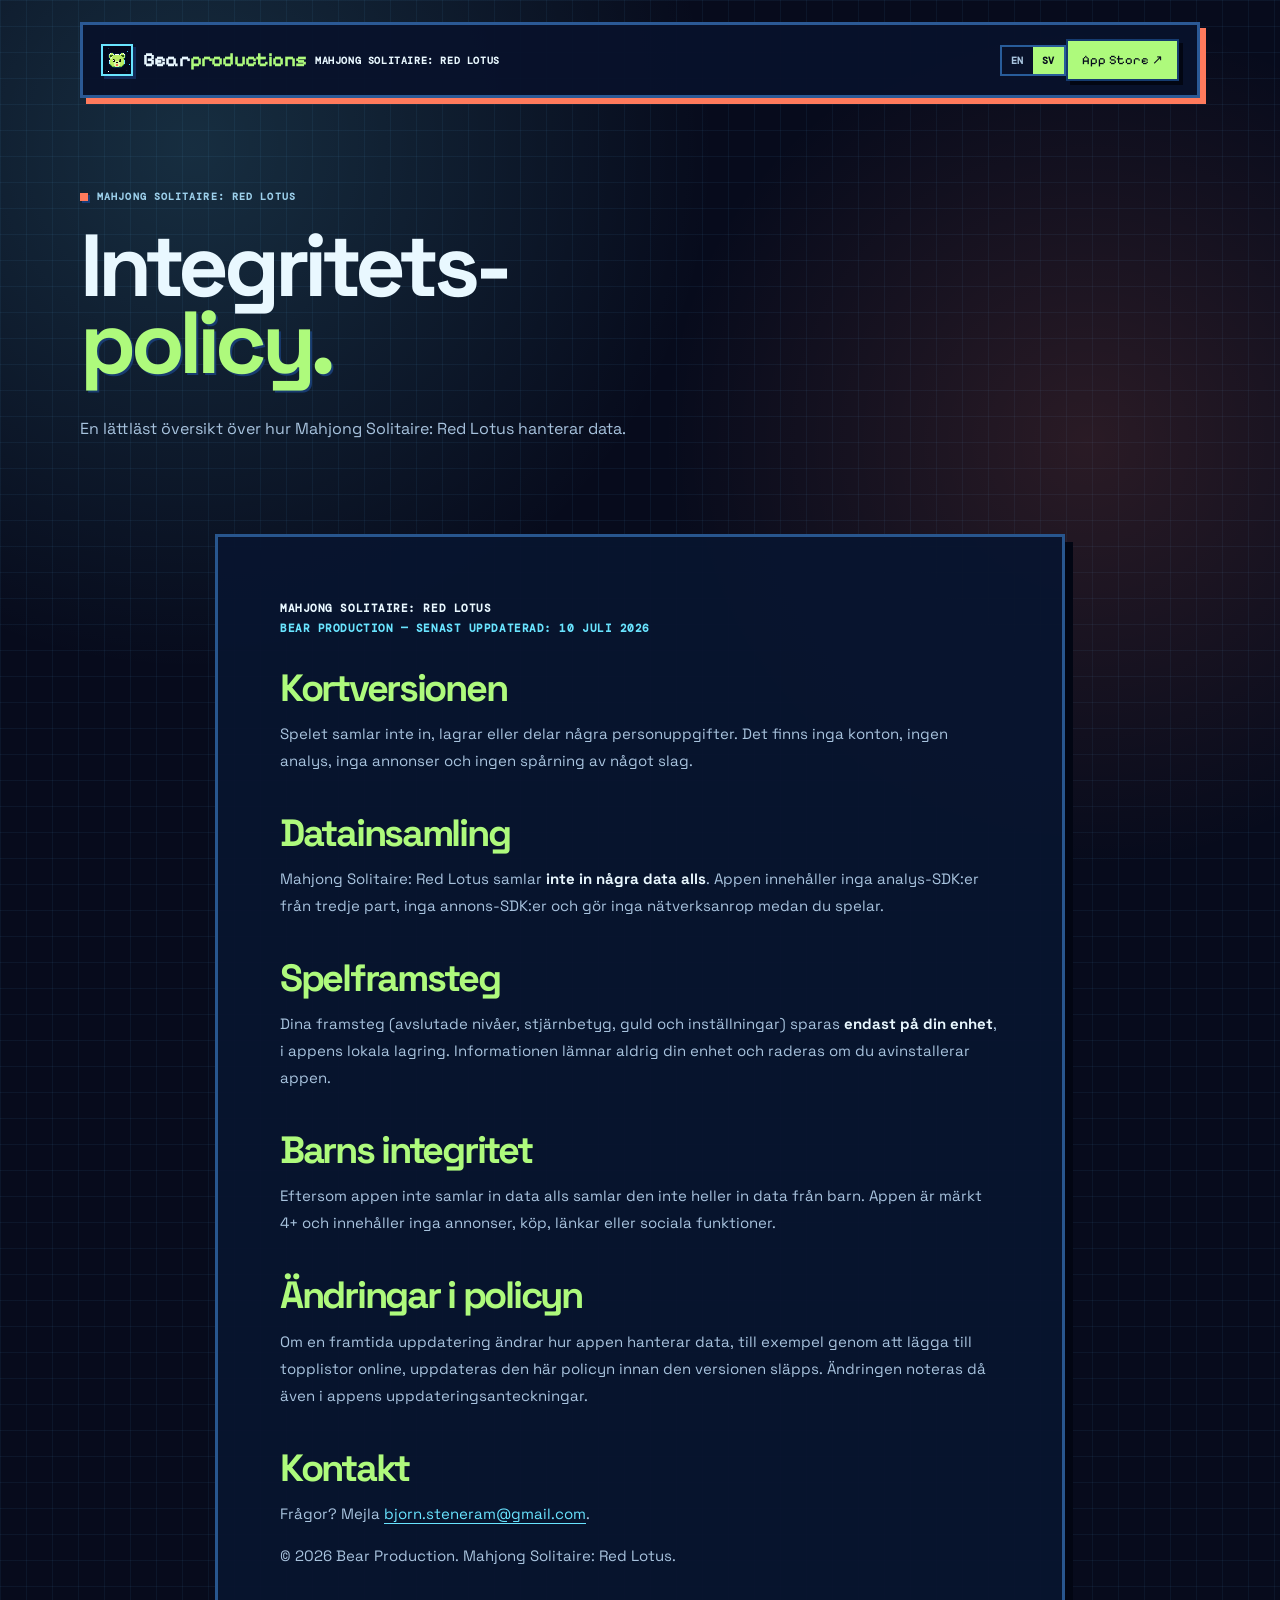
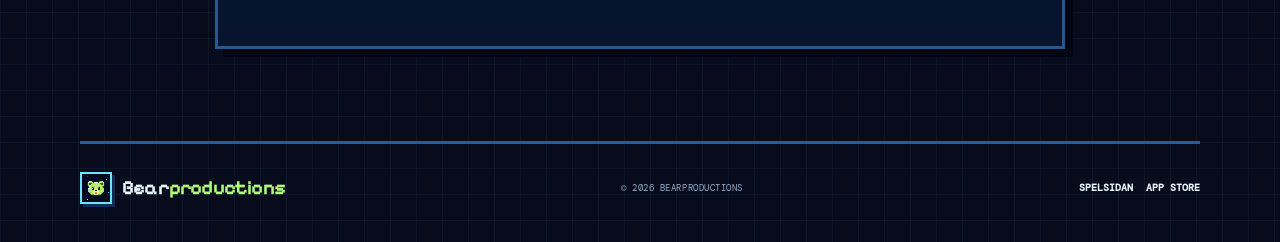
<file: site/sv/mahjong/privacy/index.html>
<!doctype html>
<html lang="sv">
  <head>
    <meta charset="UTF-8" />
    <meta name="viewport" content="width=device-width, initial-scale=1.0" />
    <meta name="theme-color" content="#070b1c" />
    <meta name="description" content="Integritetspolicy för Mahjong Solitaire: Red Lotus från Bear Production." />
    <link rel="alternate" hreflang="en" href="https://www.bearproduction.xyz/mahjong/privacy/" />
    <link rel="alternate" hreflang="sv" href="https://www.bearproduction.xyz/sv/mahjong/privacy/" />
    <link rel="alternate" hreflang="x-default" href="https://www.bearproduction.xyz/mahjong/privacy/" />
    <title>Integritetspolicy | Mahjong Solitaire: Red Lotus</title>
    <link rel="stylesheet" href="../../../mahjong/mahjong.css?v=typography-20260814" />
  </head>
  <body class="privacy-page" data-language-target-en="../../../mahjong/privacy/" data-language-target-sv="./">
    <div class="page">
      <header class="site-header wrap">
        <a class="brand" href="../../" aria-label="Bearproductions startsida"><span class="brand-mark" aria-hidden="true"><img src="../../../assets/bear-avatar.png" alt="" /></span><span>Bear<span class="brand-accent">productions</span></span></a>
        <nav class="site-nav" aria-label="Sidsnavigation"><a href="../">Mahjong Solitaire: Red Lotus</a></nav>
        <div class="language-switch" data-language-switch aria-label="Välj språk"><a href="../../../mahjong/privacy/" data-language="en">EN</a><a href="./" data-language="sv" aria-current="true">SV</a></div>
        <a class="header-cta" href="https://apps.apple.com/us/app/mahjong-solitaire-red-lotus/id6788315122" target="_blank" rel="noreferrer">App Store ↗</a>
      </header>

      <main>
        <section class="policy-hero wrap" aria-labelledby="policy-title"><p class="eyebrow"><i aria-hidden="true"></i> MAHJONG SOLITAIRE: RED LOTUS</p><h1 id="policy-title">Integritets-<br /><em>policy.</em></h1><p class="policy-intro">En lättläst översikt över hur Mahjong Solitaire: Red Lotus hanterar data.</p></section>
        <article class="policy wrap">
          <p class="policy-meta"><strong>Mahjong Solitaire: Red Lotus</strong><br />Bear Production — Senast uppdaterad: 10 juli 2026</p>
          <h2>Kortversionen</h2><p>Spelet samlar inte in, lagrar eller delar några personuppgifter. Det finns inga konton, ingen analys, inga annonser och ingen spårning av något slag.</p>
          <h2>Datainsamling</h2><p>Mahjong Solitaire: Red Lotus samlar <strong>inte in några data alls</strong>. Appen innehåller inga analys-SDK:er från tredje part, inga annons-SDK:er och gör inga nätverksanrop medan du spelar.</p>
          <h2>Spelframsteg</h2><p>Dina framsteg (avslutade nivåer, stjärnbetyg, guld och inställningar) sparas <strong>endast på din enhet</strong>, i appens lokala lagring. Informationen lämnar aldrig din enhet och raderas om du avinstallerar appen.</p>
          <h2>Barns integritet</h2><p>Eftersom appen inte samlar in data alls samlar den inte heller in data från barn. Appen är märkt 4+ och innehåller inga annonser, köp, länkar eller sociala funktioner.</p>
          <h2>Ändringar i policyn</h2><p>Om en framtida uppdatering ändrar hur appen hanterar data, till exempel genom att lägga till topplistor online, uppdateras den här policyn innan den versionen släpps. Ändringen noteras då även i appens uppdateringsanteckningar.</p>
          <h2>Kontakt</h2><p>Frågor? Mejla <a href="mailto:bjorn.steneram@gmail.com">bjorn.steneram@gmail.com</a>.</p><p>© 2026 Bear Production. Mahjong Solitaire: Red Lotus.</p>
        </article>
      </main>

      <footer class="site-footer wrap"><a class="brand" href="../../" aria-label="Bearproductions startsida"><span class="brand-mark" aria-hidden="true"><img src="../../../assets/bear-avatar.png" alt="" /></span><span>Bear<span class="brand-accent">productions</span></span></a><p>© 2026 Bearproductions</p><div class="footer-links"><a href="../">Spelsidan</a><a href="https://apps.apple.com/us/app/mahjong-solitaire-red-lotus/id6788315122" target="_blank" rel="noreferrer">App Store</a></div></footer>
    </div>
    <script src="../../../language.js"></script>
  </body>
</html>
</file>
<file: site/styles.css>
@import url('https://fonts.googleapis.com/css2?family=DM+Mono:wght@400;500&family=Pixelify+Sans:wght@400;500;600;700&family=Space+Grotesk:wght@400;500;600;700&display=swap');

:root {
  --ink: #eef6ff;
  --night: #070b1c;
  --paper: #0e1735;
  --cream: #19254f;
  --orange: #ff7a5c;
  --yellow: #ffe36d;
  --lime: #aefa7c;
  --cyan: #69e4ff;
  --lilac: #332b6d;
  --pink: #ff98c7;
  --muted: #a7b4d6;
  --line: rgba(238, 246, 255, .25);
  --shadow: #02030a;
  --mono: 'DM Mono', ui-monospace, SFMono-Regular, Menlo, monospace;
  --sans: 'Space Grotesk', system-ui, sans-serif;
  --display: 'Space Grotesk', system-ui, sans-serif;
  --pixel: 'Pixelify Sans', ui-monospace, monospace;
}

* { box-sizing: border-box; }
html { scroll-behavior: smooth; }
body {
  margin: 0;
  background-color: var(--night);
  background-image: radial-gradient(circle at 16% 8%, rgba(105, 228, 255, .14), transparent 30%), linear-gradient(rgba(105, 228, 255, .07) 1px, transparent 1px), linear-gradient(90deg, rgba(105, 228, 255, .07) 1px, transparent 1px);
  background-size: 20px 20px;
  color: var(--ink);
  font-family: var(--sans);
}
a { color: inherit; text-decoration: none; }
button { font: inherit; }
.page-shell { overflow: hidden; }
.site-header, .site-footer { width: min(1180px, calc(100% - 48px)); margin: 0 auto; }

.site-header {
  align-items: center;
  background: rgba(14, 23, 53, .94);
  border: 3px solid var(--cyan);
  box-shadow: 6px 6px 0 var(--shadow);
  display: flex;
  justify-content: space-between;
  margin-top: 22px;
  padding: 15px 18px;
  position: relative;
  z-index: 2;
}

.brand { align-items: center; display: inline-flex; font-family: var(--pixel); font-size: 20px; font-weight: 700; gap: 10px; letter-spacing: -.04em; }
.brand-mark {
  align-items: center;
  background: var(--orange);
  border: 2px solid var(--ink);
  box-shadow: 3px 3px 0 var(--shadow);
  color: var(--night);
  display: inline-flex;
  font-family: var(--pixel);
  font-size: 21px;
  height: 32px;
  justify-content: center;
  line-height: 1;
  width: 32px;
}
.brand-accent { color: var(--orange); }
.site-nav { display: flex; gap: 8px; margin-left: 60px; }
.site-nav a, .footer-links a { color: var(--ink); font-family: var(--mono); font-size: 10px; font-weight: 700; letter-spacing: .06em; padding: 7px 9px; text-transform: uppercase; transition: background .15s ease, color .15s ease, transform .15s ease; }
.site-nav a:hover, .footer-links a:hover { background: var(--lime); box-shadow: 2px 2px 0 var(--shadow); color: var(--night); transform: translate(-1px, -1px); }
.language-switch { align-items: center; border: 2px solid #285c9a; display: inline-flex; font-family: var(--mono); font-size: 10px; font-weight: 700; letter-spacing: .06em; margin-left: auto; overflow: hidden; text-transform: uppercase; }
.language-switch a { color: var(--muted); padding: 7px 9px; }
.language-switch a:hover, .language-switch a[aria-current='true'] { background: var(--lime); color: var(--night); }
.header-cta { background: var(--orange); border: 2px solid var(--ink); color: var(--night); font-family: var(--pixel); font-size: 13px; padding: 9px 11px; transition: background .15s ease, color .15s ease, transform .15s ease; }
.header-cta:hover { background: var(--cyan); color: var(--night); transform: translate(-2px, -2px); }
.header-cta span { color: var(--night); font-size: 16px; margin-left: 5px; }

.section-pad { margin: 0 auto; max-width: 1180px; padding: 110px 0; width: min(100% - 48px, 1180px); }
.hero { align-items: center; display: grid; gap: 60px; grid-template-columns: minmax(0, 1fr) minmax(370px, .82fr); min-height: 680px; padding-bottom: 80px; padding-top: 65px; }
.eyebrow { align-items: center; color: var(--muted); display: flex; font-family: var(--mono); font-size: 10px; font-weight: 500; gap: 9px; letter-spacing: .1em; margin: 0 0 23px; text-transform: uppercase; }
.eyebrow-dot { background: var(--orange); box-shadow: 2px 2px 0 var(--shadow); display: inline-block; height: 8px; width: 8px; }
h1, h2, h3, p { margin-top: 0; }
h1, h2, h3 { font-family: var(--display); font-weight: 700; }
h1 { font-size: clamp(60px, 8vw, 104px); letter-spacing: -.07em; line-height: .88; margin-bottom: 36px; max-width: 730px; }
h1 em, h2 em { color: var(--orange); font-family: inherit; font-style: normal; text-shadow: 2px 2px 0 var(--shadow); }
.hero-intro { color: var(--muted); font-size: 16px; line-height: 1.75; max-width: 455px; }
.hero-actions { align-items: center; display: flex; flex-wrap: wrap; gap: 24px; margin-top: 37px; }
.button { align-items: center; border: 3px solid var(--ink); box-shadow: 5px 5px 0 var(--shadow); display: inline-flex; font-family: var(--pixel); font-size: 14px; gap: 13px; justify-content: center; padding: 13px 16px; transition: box-shadow .15s ease, transform .15s ease; }
.button:hover { box-shadow: 2px 2px 0 var(--shadow); transform: translate(3px, 3px); }
.button-primary { background: var(--lime); color: var(--night); }
.button-primary span { color: var(--orange); font-size: 20px; line-height: 0; }
.text-link { border-bottom: 2px solid var(--ink); color: var(--ink); font-family: var(--mono); font-size: 11px; font-weight: 700; padding-bottom: 5px; transition: color .15s ease, border .15s ease; }
.text-link:hover { border-color: var(--orange); color: var(--orange); }
.text-link span { color: var(--orange); font-size: 16px; margin-left: 5px; }

.hero-art { background: var(--night); border: 4px solid var(--ink); box-shadow: 9px 9px 0 var(--orange); height: 470px; overflow: hidden; position: relative; }
.hero-art::before { background-image: linear-gradient(rgba(97, 220, 255, .16) 1px, transparent 1px), linear-gradient(90deg, rgba(97, 220, 255, .16) 1px, transparent 1px); background-size: 24px 24px; content: ''; inset: 0; opacity: .75; position: absolute; }
.hero-art::after { border: 2px solid var(--lime); content: ''; inset: 13px; pointer-events: none; position: absolute; }
.orbit { border: 2px solid var(--cyan); left: 50%; position: absolute; top: 50%; transform: translate(-50%, -50%) rotate(-18deg); }
.orbit-one { height: 57%; width: 96%; }
.orbit-two { border-color: var(--orange); height: 90%; transform: translate(-50%, -50%) rotate(45deg); width: 54%; }
.hero-moon { background: var(--yellow); clip-path: polygon(25% 0, 75% 0, 75% 12%, 88% 12%, 88% 25%, 100% 25%, 100% 75%, 88% 75%, 88% 88%, 75% 88%, 75% 100%, 25% 100%, 25% 88%, 12% 88%, 12% 75%, 0 75%, 0 25%, 12% 25%, 12% 12%, 25% 12%); height: 126px; left: 57%; position: absolute; top: 16%; width: 126px; }
.hero-moon::after { background: var(--night); content: ''; height: 96px; left: -18px; position: absolute; top: -12px; width: 96px; }
.hero-bear { --bear-scale: 1; background: var(--lime); bottom: 83px; clip-path: polygon(0 18%, 16% 18%, 16% 0, 37% 0, 37% 12%, 63% 12%, 63% 0, 84% 0, 84% 18%, 100% 18%, 100% 82%, 84% 82%, 84% 100%, 16% 100%, 16% 82%, 0 82%); height: 165px; left: calc(50% - 65px); position: absolute; transform: scale(var(--bear-scale)); width: 132px; z-index: 2; }
.bear-ear { background: var(--cyan); display: none; }
.bear-eye { background: var(--night); height: 10px; position: absolute; top: 65px; width: 10px; }
.bear-eye-left { left: 39px; }.bear-eye-right { right: 39px; }
.bear-nose { background: var(--orange); height: 18px; left: calc(50% - 9px); position: absolute; top: 92px; width: 18px; }
.art-label { color: var(--paper); font-family: var(--mono); font-size: 9px; font-weight: 500; letter-spacing: .12em; position: absolute; text-transform: uppercase; z-index: 3; }
.art-label-top { background: var(--orange); color: var(--ink); left: 22px; padding: 6px 8px; top: 22px; }.art-label-bottom { background: var(--lime); bottom: 22px; color: var(--ink); padding: 6px 8px; right: 22px; }

.ticker { background: var(--yellow); border-bottom: 3px solid var(--cyan); border-top: 3px solid var(--cyan); color: var(--night); overflow: hidden; }
.ticker-track { align-items: center; display: flex; font-family: var(--pixel); font-size: 16px; gap: 25px; letter-spacing: .03em; min-width: max-content; padding: 14px 0; white-space: nowrap; }
.ticker-track i { color: var(--orange); font-family: var(--pixel); font-size: 19px; font-style: normal; line-height: 0; }

.section-heading { align-items: flex-end; display: flex; justify-content: space-between; margin-bottom: 43px; }
h2 { font-size: clamp(46px, 6vw, 78px); letter-spacing: -.065em; line-height: .9; margin-bottom: 0; }
.section-note { border-left: 3px solid var(--orange); color: var(--muted); font-size: 13px; line-height: 1.65; max-width: 270px; padding-left: 13px; }
.filter-row { display: flex; gap: 10px; margin-bottom: 27px; }
.filter-button { background: var(--paper); border: 2px solid var(--cyan); box-shadow: 3px 3px 0 var(--shadow); color: var(--ink); cursor: pointer; font-family: var(--mono); font-size: 11px; font-weight: 700; padding: 9px 14px; text-transform: uppercase; transition: background .15s ease, box-shadow .15s ease, transform .15s ease; }
.filter-button:hover, .filter-button.is-active { background: var(--cyan); box-shadow: 1px 1px 0 var(--shadow); color: var(--night); transform: translate(2px, 2px); }
.project-grid { display: grid; gap: 22px; grid-template-columns: repeat(3, 1fr); }
.project-card { border: 4px solid var(--cyan); box-shadow: 7px 7px 0 var(--shadow); min-width: 0; overflow: hidden; transition: box-shadow .18s ease, transform .18s ease; }
.project-card:hover { box-shadow: 11px 11px 0 var(--shadow); transform: translate(-4px, -4px); }
.project-card-dark { background: var(--night); color: var(--ink); }.project-card-lilac { background: var(--lilac); }.project-card-cream { background: var(--cream); }
.project-topline { color: var(--muted); display: flex; font-family: var(--mono); font-size: 9px; font-weight: 700; justify-content: space-between; letter-spacing: .1em; padding: 17px 17px 0; text-transform: uppercase; }.project-card-dark .project-topline { color: rgba(255, 247, 232, .66); }
.project-status { background: var(--orange); color: var(--night); padding: 3px 5px; }.project-card-lilac .project-status { background: var(--yellow); }.project-card-cream .project-status { background: var(--cyan); color: var(--night); opacity: 1; }
.project-visual { align-items: center; border: 3px solid var(--ink); display: flex; height: 224px; justify-content: center; margin: 18px 17px 0; overflow: hidden; position: relative; }
.visual-caption { background: var(--ink); bottom: 0; color: var(--paper); font-family: var(--mono); font-size: 9px; left: 0; letter-spacing: .12em; padding: 7px 9px; position: absolute; text-transform: uppercase; z-index: 3; }
.visual-app { background: #17244d; }.visual-app::before { color: var(--lime); content: '07:00'; font-family: var(--pixel); font-size: 58px; letter-spacing: -.12em; position: relative; z-index: 2; }.visual-app::after { border: 3px solid var(--cyan); content: ''; height: 130px; position: absolute; transform: rotate(-10deg); width: 210px; }
.visual-orb { background: var(--orange); height: 22px; position: absolute; right: 21px; top: 20px; width: 22px; }.visual-orb::after { background: var(--yellow); content: ''; height: 10px; left: 32px; position: absolute; top: 12px; width: 10px; }.visual-line { background: var(--lime); bottom: 50px; height: 4px; left: 16%; position: absolute; transform: rotate(-27deg); width: 68%; }
.visual-game { background: var(--orange); }.visual-game::before { align-items: center; background: var(--paper); border: 4px solid var(--ink); box-shadow: 8px 8px 0 var(--shadow); color: var(--ink); content: '150'; display: flex; font-family: var(--pixel); font-size: 42px; height: 104px; justify-content: center; position: relative; width: 130px; z-index: 2; }.visual-game::after { background: var(--lilac); border: 3px solid var(--ink); content: ''; height: 63px; left: 18%; position: absolute; top: 22%; transform: rotate(-13deg); width: 63px; }.game-planet { background: var(--lime); bottom: 28px; height: 30px; position: absolute; right: 27px; transform: rotate(45deg); width: 30px; }.game-planet::before { background: var(--ink); content: ''; inset: 8px; position: absolute; }.game-star { color: var(--yellow); font-family: var(--pixel); position: absolute; z-index: 2; }.star-one { font-size: 25px; left: 27px; top: 24px; }.star-two { font-size: 17px; right: 23px; top: 28px; }
.visual-lab { background: #202c57; }.visual-lab::before { color: var(--ink); content: 'LAST\A SIGNAL'; font-family: var(--pixel); font-size: 37px; left: 25px; line-height: .75; position: absolute; top: 46px; white-space: pre; z-index: 2; }.visual-lab::after { background: var(--orange); bottom: 31px; content: ''; height: 5px; left: 26px; position: absolute; width: 68%; }.lab-shape { position: absolute; }.lab-shape-one { background: var(--cyan); height: 16px; right: 27px; top: 29px; width: 16px; }.lab-shape-two { border: 3px solid var(--lime); bottom: 42px; height: 75px; right: 30px; transform: rotate(45deg); width: 75px; }.lab-shape-three { background: var(--yellow); height: 16px; right: 58px; top: 61px; width: 16px; }
.project-copy { padding: 20px 19px 23px; }.project-copy h3 { font-size: 27px; letter-spacing: -.05em; line-height: .9; margin-bottom: 12px; }.project-copy p { color: var(--muted); font-size: 12px; line-height: 1.65; margin-bottom: 20px; }.project-card-dark .project-copy p { color: rgba(255, 247, 232, .66); }.card-link { border-bottom: 2px solid currentColor; font-family: var(--mono); font-size: 11px; font-weight: 700; padding-bottom: 4px; }.card-link:hover { color: var(--orange); }.card-link span { color: var(--orange); font-size: 15px; margin-left: 4px; }.empty-state { color: var(--muted); font-size: 13px; margin: 28px 0 0; }

.journal { padding-bottom: 0; padding-top: 32px; }.journal-card { align-items: center; background: var(--night); border: 4px solid var(--cyan); box-shadow: 8px 8px 0 var(--shadow); color: var(--ink); display: grid; gap: 30px; grid-template-columns: 130px 1fr 160px; min-height: 370px; overflow: hidden; padding: 47px 55px; position: relative; }.journal-content { position: relative; z-index: 1; }.eyebrow-light { color: rgba(238, 246, 255, .7); }.journal-content h2 { margin-bottom: 24px; }.journal-content h2 em { color: var(--lime); text-shadow: 2px 2px 0 var(--orange); }.journal-content > p:not(.eyebrow) { color: rgba(238, 246, 255, .74); font-size: 13px; line-height: 1.7; max-width: 390px; }.button-light { background: var(--yellow); color: var(--night); margin-top: 12px; }.button-light span { color: var(--orange); font-size: 18px; }.journal-stamp { background: var(--orange); border: 3px solid var(--ink); box-shadow: 5px 5px 0 var(--cyan); color: var(--night); font-family: var(--pixel); font-size: 25px; height: 116px; line-height: .75; padding: 26px 0; position: relative; text-align: center; transform: rotate(-5deg); width: 116px; }.journal-stamp span { color: var(--paper); font-family: var(--mono); font-size: 9px; letter-spacing: .1em; }.journal-decoration { height: 250px; position: relative; width: 170px; }.journal-decoration span { background: var(--cyan); height: 28px; left: 30px; position: absolute; top: 78px; width: 28px; }.journal-decoration span:nth-child(2) { background: var(--lime); height: 80px; left: 75px; top: 108px; transform: rotate(45deg); width: 80px; }.journal-decoration span:nth-child(3) { background: var(--yellow); height: 46px; left: 105px; top: 45px; width: 46px; }

.about { align-items: flex-start; display: grid; gap: 30px; grid-template-columns: 1fr 1.4fr 1fr; }.about-mark { background: var(--yellow); border: 3px solid var(--ink); box-shadow: 5px 5px 0 var(--shadow); color: var(--orange); font-family: var(--pixel); font-size: 52px; height: 78px; line-height: 72px; text-align: center; transform: rotate(-5deg); width: 78px; }.about-copy h2 { font-size: clamp(45px, 5vw, 68px); }.about-text { color: var(--muted); font-size: 13px; line-height: 1.75; padding-top: 39px; }.about-text p { margin-bottom: 15px; }.about-text .text-link { color: var(--ink); display: inline-block; margin-top: 10px; }
.closing-cta { padding-top: 55px; text-align: center; }.closing-inner { background: var(--lilac); border: 4px solid var(--cyan); box-shadow: 8px 8px 0 var(--shadow); padding: 92px 20px 76px; position: relative; }.closing-inner::before, .closing-inner::after { background: var(--yellow); content: ''; height: 22px; position: absolute; width: 22px; }.closing-inner::before { left: 25px; top: 25px; }.closing-inner::after { bottom: 25px; right: 25px; }.closing-inner .eyebrow { justify-content: center; }.closing-inner h2 { font-size: clamp(59px, 8vw, 102px); }.closing-inner h2 em { color: var(--ink); text-shadow: 2px 2px 0 var(--orange); }.closing-inner > p:not(.eyebrow) { color: var(--ink); font-size: 13px; line-height: 1.7; margin: 29px auto 28px; max-width: 370px; }
.site-footer { align-items: center; border-top: 3px solid var(--cyan); display: flex; justify-content: space-between; margin-top: 98px; padding: 26px 0 38px; }.site-footer p { color: var(--muted); font-family: var(--mono); font-size: 9px; letter-spacing: .06em; margin-bottom: 0; text-transform: uppercase; }.footer-links { display: flex; gap: 8px; }

@media (max-width: 820px) {
  .site-header, .site-footer { width: min(100% - 32px, 620px); }.site-header { flex-wrap: wrap; gap: 15px; padding: 13px; }.site-nav { margin-left: 0; order: 3; width: 100%; }.language-switch { margin-left: auto; }.header-cta { margin-left: 0; }.section-pad { padding: 82px 0; width: min(100% - 32px, 620px); }.hero { gap: 50px; grid-template-columns: 1fr; min-height: auto; padding-top: 54px; }.hero-art { height: min(470px, 88vw); margin: 0 auto; max-width: 480px; width: 100%; }.section-heading { align-items: flex-start; flex-direction: column; gap: 28px; }.section-note { max-width: 340px; }.project-grid { grid-template-columns: 1fr; }.project-visual { height: 260px; }.journal-card { gap: 24px; grid-template-columns: 90px 1fr; padding: 35px 28px; }.journal-decoration { display: none; }.journal-stamp { height: 90px; padding: 20px 0; width: 90px; font-size: 20px; }.about { gap: 20px; grid-template-columns: 76px 1fr; }.about-text { grid-column: 2; padding-top: 8px; }.about-mark { height: 62px; line-height: 56px; width: 62px; font-size: 42px; }.site-footer { align-items: flex-start; flex-direction: column; gap: 18px; margin-top: 74px; }.footer-links { order: -1; }
}

@media (max-width: 520px) {
  .brand { font-size: 18px; }.site-nav { gap: 2px; }.site-nav a, .header-cta { font-size: 10px; }.header-cta { padding: 8px; }.hero-actions { align-items: flex-start; flex-direction: column; gap: 21px; }.hero-art { height: 350px; }.hero-bear { --bear-scale: .78; bottom: 59px; }.hero-moon { height: 100px; width: 100px; }.ticker-track { font-size: 14px; gap: 18px; }.filter-row { flex-wrap: wrap; }.project-copy h3 { font-size: 25px; }.journal-card { grid-template-columns: 1fr; }.journal-stamp { margin-left: 4px; }.about { grid-template-columns: 65px 1fr; }.about-text { grid-column: 2; }.closing-inner { padding: 76px 15px 58px; }.closing-inner::before { left: 16px; top: 16px; }.closing-inner::after { bottom: 16px; right: 16px; }
}

@media (prefers-reduced-motion: no-preference) {
  .hero-moon { animation: moon-pulse 3s steps(2, end) infinite; }
  .hero-bear { animation: bear-bob 2.4s steps(2, end) infinite; }
  .game-planet { animation: blink 1.1s steps(2, end) infinite; }
}

@keyframes moon-pulse { 50% { transform: scale(1.07); } }
@keyframes bear-bob { 0%, 100% { transform: translateY(0) scale(var(--bear-scale)); } 50% { transform: translateY(-8px) scale(var(--bear-scale)); } }
@keyframes blink { 50% { opacity: .35; } }

/* Bearproductions signal-studio look — shared with the YouTube identity. */
body {
  background-color: #050a19;
  background-image:
    radial-gradient(circle at 12% 18%, rgba(105, 228, 255, .16) 0 1px, transparent 2px),
    radial-gradient(circle at 83% 13%, rgba(255, 122, 92, .75) 0 2px, transparent 3px),
    radial-gradient(circle at 77% 72%, rgba(174, 250, 124, .25) 0 1px, transparent 3px),
    linear-gradient(rgba(58, 116, 176, .12) 1px, transparent 1px),
    linear-gradient(90deg, rgba(58, 116, 176, .12) 1px, transparent 1px),
    radial-gradient(circle at 50% -15%, #112c59 0%, #070e23 44%, #050a19 78%);
  background-size: 160px 160px, 230px 230px, 180px 180px, 26px 26px, 26px 26px, auto;
}

.site-header {
  background: rgba(8, 17, 40, .9);
  border-color: #264e8c;
  box-shadow: 6px 6px 0 #ff7a5c;
}

.brand { color: #e9f8ff; letter-spacing: -.03em; }
.brand-accent { color: var(--lime); }
.brand-mark {
  background: #061127;
  border-color: var(--cyan);
  box-shadow: 3px 3px 0 #132a58;
  overflow: hidden;
}
.brand-mark img { display: block; height: 100%; image-rendering: pixelated; object-fit: cover; width: 100%; }
.site-nav a:hover, .footer-links a:hover { background: var(--lime); box-shadow: 2px 2px 0 #071020; }
.header-cta { background: var(--lime); border-color: #10254b; }

h1 em, h2 em { color: var(--lime); text-shadow: 2px 2px 0 #173c78; }
.eyebrow { color: #9ccfea; }
.eyebrow-dot { background: var(--lime); box-shadow: 2px 2px 0 #153266; }
.hero-intro { color: #bfd0e7; }
.button { border-color: #183968; box-shadow: 5px 5px 0 #020613; }
.button-primary { background: var(--lime); }
.button-primary span { color: #ff7a5c; }
.text-link { border-color: var(--cyan); }

.hero-art {
  background: radial-gradient(circle at 50% 55%, rgba(38, 105, 166, .38), transparent 42%), #061127;
  border-color: #23477e;
  box-shadow: 9px 9px 0 #ff7a5c;
}
.hero-art::before {
  background-image: linear-gradient(rgba(74, 151, 210, .16) 1px, transparent 1px), linear-gradient(90deg, rgba(74, 151, 210, .16) 1px, transparent 1px);
  opacity: 1;
}
.hero-art::after { border-color: rgba(105, 228, 255, .7); }
.orbit-one { border-color: rgba(105, 228, 255, .75); }
.orbit-two { border-color: rgba(255, 122, 92, .8); }
.hero-moon { background: var(--cyan); box-shadow: 0 0 18px rgba(105, 228, 255, .55); height: 54px; left: 16%; top: 16%; width: 54px; }
.hero-moon::after { background: #061127; height: 43px; left: -9px; top: -5px; width: 43px; }
.hero-bear {
  background: transparent;
  bottom: 52px;
  clip-path: none;
  height: 275px;
  left: calc(50% - 137px);
  overflow: hidden;
  width: 275px;
}
.hero-bear img { display: block; height: 100%; image-rendering: pixelated; object-fit: cover; width: 100%; }
.art-label { color: #061127; }
.art-label-top { background: var(--lime); }.art-label-bottom { background: var(--cyan); color: #061127; }
.art-star { background: var(--cyan); box-shadow: 0 0 12px var(--cyan); height: 7px; position: absolute; width: 7px; z-index: 1; }
.art-star::after { background: inherit; content: ''; height: 21px; left: 3px; position: absolute; top: -7px; width: 1px; }
.art-star-one { right: 17%; top: 24%; }.art-star-two { bottom: 19%; left: 15%; transform: scale(.7); }

.ticker { background: #0b1734; border-color: #2a609b; color: var(--lime); }
.ticker-track i { color: var(--cyan); }
.section-note { border-color: var(--cyan); color: #b9cee5; }
.filter-button { background: #0b1837; border-color: #285c9a; box-shadow: 3px 3px 0 #020613; }
.filter-button:hover, .filter-button.is-active { background: var(--lime); }

.project-card { border-color: #244d85; box-shadow: 7px 7px 0 #020613; }
.project-card-dark, .project-card-lilac, .project-card-cream { background: linear-gradient(145deg, #102756, #09152f 72%); color: var(--ink); }
.project-card:hover { box-shadow: 11px 11px 0 #020613; }
.project-topline, .project-card-dark .project-topline { color: #a9c8e7; }
.project-status, .project-card-lilac .project-status, .project-card-cream .project-status { background: #183b70; color: var(--lime); }
.project-visual { border-color: #295991; }
.visual-caption { background: #061127; color: #bdefff; }
.visual-app { background: #081630; }.visual-app::after { border-color: #69e4ff; }
.visual-game { background: #0b1a3c; }.visual-game::before { background: #10295a; border-color: #69e4ff; box-shadow: 7px 7px 0 #ff7a5c; }
.visual-game::after { background: #25448a; border-color: #69e4ff; }.visual-lab { background: #081630; }
.project-copy p, .project-card-dark .project-copy p { color: #b8cce2; }

.journal-card { background: linear-gradient(120deg, #081630, #10275a); border-color: #28568e; box-shadow: 8px 8px 0 #ff7a5c; }
.journal-card::before { background: radial-gradient(circle, rgba(105, 228, 255, .65) 0 1px, transparent 2px); background-size: 24px 24px; content: ''; inset: 0; opacity: .35; pointer-events: none; position: absolute; }
.journal-stamp { background: var(--lime); border-color: #143264; box-shadow: 5px 5px 0 var(--cyan); }.journal-stamp span { color: #143264; }
.journal-content h2 em { color: var(--lime); text-shadow: 2px 2px 0 #204f91; }
.button-light { background: var(--cyan); }

.about-mark { background: #10275a; border-color: #285b97; box-shadow: 5px 5px 0 #ff7a5c; color: var(--lime); }
.about-text { color: #b8cce2; }
.closing-inner { background: radial-gradient(circle at 50% 120%, #244a85, transparent 57%), #091735; border-color: #285b97; box-shadow: 8px 8px 0 #ff7a5c; }
.closing-inner::before, .closing-inner::after { background: var(--lime); }.closing-inner h2 em { color: var(--lime); text-shadow: 2px 2px 0 #204f91; }
.site-footer { border-color: #285b97; }.site-footer p { color: #91afd0; }

@media (max-width: 520px) {
  .hero-bear { bottom: 30px; height: 230px; left: calc(50% - 115px); width: 230px; }
  .hero-moon { left: 12%; top: 12%; }
}

/* Mahjong board preview */
.visual-game {
  background-color: #07142e;
  background-image:
    radial-gradient(circle at 50% 30%, rgba(255, 227, 109, .12), transparent 42%),
    linear-gradient(rgba(105, 228, 255, .12) 1px, transparent 1px),
    linear-gradient(90deg, rgba(105, 228, 255, .12) 1px, transparent 1px);
  background-size: auto, 20px 20px, 20px 20px;
}
.visual-game::before, .visual-game::after { content: none; }
.mahjong-board-label { color: var(--cyan); font-family: var(--mono); font-size: 9px; font-weight: 700; left: 14px; letter-spacing: .1em; position: absolute; text-transform: uppercase; top: 13px; }
.mahjong-tile-grid { display: grid; gap: 7px; grid-template-columns: repeat(4, 1fr); margin-top: 22px; transform: rotate(-4deg); width: 245px; z-index: 2; }
.mahjong-tile { align-items: center; background: linear-gradient(145deg, #121b37, #060a18); border: 2px solid var(--yellow); box-shadow: 3px 3px 0 #020613; display: flex; font-family: var(--sans); font-size: 34px; font-weight: 700; height: 60px; justify-content: center; line-height: 1; }
.mahjong-tile:nth-child(2), .mahjong-tile:nth-child(6) { transform: translateY(-3px); }.mahjong-tile:nth-child(3), .mahjong-tile:nth-child(7) { transform: translateY(2px); }.mahjong-tile:nth-child(4), .mahjong-tile:nth-child(8) { transform: translateY(-2px); }
.tile-coral { color: var(--orange); }.tile-jade { color: #72d8ad; }.tile-gold { color: var(--yellow); }
.mahjong-tray { background: #061127; border: 2px solid var(--lime); bottom: 12px; color: var(--lime); font-family: var(--mono); font-size: 8px; font-weight: 700; left: 13px; letter-spacing: .08em; padding: 7px 9px; position: absolute; right: 13px; text-transform: uppercase; z-index: 3; }

@media (max-width: 520px) {
  .mahjong-tile-grid { width: 235px; }.mahjong-tile { font-size: 31px; height: 58px; }
}
</file>
<file: site/mahjong/mahjong.css>
@import url('https://fonts.googleapis.com/css2?family=DM+Mono:wght@400;500&family=Pixelify+Sans:wght@400;500;600;700&family=Space+Grotesk:wght@400;500;600;700&display=swap');

:root {
  --night: #070b1c;
  --navy: #0b1a3c;
  --panel: #0e2148;
  --panel-deep: #08142e;
  --ink: #e9f8ff;
  --muted: #a8c3de;
  --cyan: #69e4ff;
  --lime: #aefa7c;
  --coral: #ff7a5c;
  --gold: #ffe36d;
  --jade: #72d8ad;
  --line: rgba(105, 228, 255, .36);
  --mono: 'DM Mono', ui-monospace, SFMono-Regular, Menlo, monospace;
  --sans: 'Space Grotesk', system-ui, sans-serif;
  --display: 'Space Grotesk', system-ui, sans-serif;
  --pixel: 'Pixelify Sans', ui-monospace, monospace;
}

* { box-sizing: border-box; }
html { scroll-behavior: smooth; }
body {
  background-color: var(--night);
  background-image:
    radial-gradient(circle at 15% 8%, rgba(105, 228, 255, .16), transparent 26%),
    radial-gradient(circle at 85% 24%, rgba(255, 122, 92, .14), transparent 24%),
    linear-gradient(rgba(70, 133, 190, .09) 1px, transparent 1px),
    linear-gradient(90deg, rgba(70, 133, 190, .09) 1px, transparent 1px);
  background-size: auto, auto, 26px 26px, 26px 26px;
  color: var(--ink);
  font-family: var(--sans);
  margin: 0;
}

a { color: inherit; text-decoration: none; }
p, h1, h2, h3 { margin-top: 0; }
.page { overflow: hidden; }
.wrap { margin: 0 auto; max-width: 1120px; width: min(100% - 48px, 1120px); }

.site-header {
  align-items: center;
  background: rgba(8, 18, 43, .94);
  border: 3px solid #2b5995;
  box-shadow: 6px 6px 0 var(--coral);
  display: flex;
  justify-content: space-between;
  margin-top: 22px;
  padding: 14px 18px;
  position: relative;
  z-index: 2;
}
.brand { align-items: center; display: inline-flex; font-family: var(--pixel); font-size: 20px; font-weight: 700; gap: 10px; letter-spacing: -.04em; }
.brand-mark { background: #061127; border: 2px solid var(--cyan); box-shadow: 3px 3px 0 #132a58; display: inline-flex; height: 32px; overflow: hidden; width: 32px; }
.brand-mark img { height: 100%; image-rendering: pixelated; object-fit: cover; width: 100%; }
.brand-accent { color: var(--lime); }
.site-nav { display: flex; gap: 6px; }
.site-nav a { color: var(--ink); font-family: var(--mono); font-size: 10px; font-weight: 700; letter-spacing: .06em; padding: 7px 9px; text-transform: uppercase; }
.site-nav a:hover { background: var(--lime); box-shadow: 2px 2px 0 #020613; color: var(--night); }
.language-switch { align-items: center; border: 2px solid #285c9a; display: inline-flex; font-family: var(--mono); font-size: 10px; font-weight: 700; letter-spacing: .06em; margin-left: auto; overflow: hidden; text-transform: uppercase; }
.language-switch a { color: var(--muted); padding: 7px 9px; }
.language-switch a:hover, .language-switch a[aria-current='true'] { background: var(--lime); color: var(--night); }
.header-cta, .button {
  align-items: center;
  border: 2px solid #153b70;
  box-shadow: 4px 4px 0 #020613;
  display: inline-flex;
  font-family: var(--pixel);
  font-size: 13px;
  gap: 10px;
  justify-content: center;
  padding: 11px 14px;
  transition: box-shadow .15s ease, transform .15s ease;
}
.header-cta { background: var(--lime); color: var(--night); }
.button { background: var(--cyan); color: var(--night); }
.button.alt { background: transparent; border-color: var(--cyan); color: var(--ink); }
.header-cta:hover, .button:hover { box-shadow: 1px 1px 0 #020613; transform: translate(3px, 3px); }

.hero { display: grid; gap: 52px; grid-template-columns: minmax(0, 1.15fr) minmax(340px, .85fr); min-height: 650px; padding: 92px 0 84px; }
.eyebrow { align-items: center; color: #9ccfea; display: flex; font-family: var(--mono); font-size: 10px; font-weight: 700; gap: 9px; letter-spacing: .11em; margin-bottom: 24px; text-transform: uppercase; }
.eyebrow i { background: var(--coral); box-shadow: 2px 2px 0 #173c78; display: block; height: 8px; width: 8px; }
h1, h2, h3 { font-family: var(--display); font-weight: 700; letter-spacing: -.06em; }
h1 { font-size: clamp(56px, 8vw, 98px); line-height: .88; margin-bottom: 33px; }
h1 em, h2 em { color: var(--lime); font-style: normal; text-shadow: 2px 2px 0 #183b70; }
.hero-copy > p:not(.eyebrow) { color: var(--muted); font-size: 17px; line-height: 1.7; max-width: 555px; }
.hero-actions { display: flex; flex-wrap: wrap; gap: 20px; margin-top: 34px; }
.text-link { border-bottom: 2px solid var(--cyan); font-family: var(--mono); font-size: 11px; font-weight: 700; padding-bottom: 5px; }
.text-link:hover { border-color: var(--coral); color: var(--coral); }

.hero-tile-stack { align-self: center; height: 420px; position: relative; }
.tile { background: linear-gradient(135deg, #122e64, #07142d 72%); border: 4px solid var(--gold); box-shadow: 8px 8px 0 #020613; height: 250px; position: absolute; width: 190px; }
.tile::after { border: 2px solid rgba(105, 228, 255, .65); content: ''; inset: 12px; position: absolute; }
.tile-one { left: 14%; top: 75px; transform: rotate(-12deg); }.tile-two { left: 45%; top: 8px; transform: rotate(9deg); }.tile-three { left: 37%; top: 164px; transform: rotate(2deg); }
.tile-lotus { color: var(--coral); font-family: var(--pixel); font-size: 92px; left: 0; line-height: 1; position: absolute; text-align: center; top: 75px; width: 100%; z-index: 1; }
.tile-symbol { color: var(--jade); font-family: var(--pixel); font-size: 105px; left: 0; line-height: 1; position: absolute; text-align: center; top: 61px; width: 100%; z-index: 1; }
.tile-number { color: var(--gold); font-family: var(--pixel); font-size: 95px; left: 0; line-height: 1; position: absolute; text-align: center; top: 72px; width: 100%; z-index: 1; }
.tile-label { bottom: 25px; color: var(--cyan); font-family: var(--mono); font-size: 9px; font-weight: 700; left: 0; letter-spacing: .13em; position: absolute; text-align: center; text-transform: uppercase; width: 100%; z-index: 1; }

.signal-bar { background: #0a1937; border-bottom: 3px solid #2a609b; border-top: 3px solid #2a609b; color: var(--lime); overflow: hidden; }
.signal-bar div { font-family: var(--pixel); font-size: 16px; letter-spacing: .04em; padding: 14px 0; text-align: center; }.signal-bar span { color: var(--cyan); margin: 0 19px; }
.section { padding: 105px 0; }.section-heading { display: grid; gap: 36px; grid-template-columns: minmax(0, 1fr) 330px; margin-bottom: 42px; }h2 { font-size: clamp(45px, 6vw, 76px); line-height: .92; margin-bottom: 0; }.section-lead { border-left: 3px solid var(--cyan); color: var(--muted); font-size: 14px; line-height: 1.7; margin: 37px 0 0; padding-left: 15px; }
.feature-grid { display: grid; gap: 20px; grid-template-columns: repeat(3, 1fr); }.feature { background: linear-gradient(145deg, rgba(18, 46, 100, .94), rgba(8, 20, 46, .96)); border: 3px solid #27548e; box-shadow: 6px 6px 0 #020613; min-height: 245px; padding: 24px; }.feature-index { color: var(--coral); font-family: var(--mono); font-size: 11px; font-weight: 700; letter-spacing: .1em; }.feature h3 { font-size: 28px; line-height: .9; margin: 34px 0 13px; }.feature p { color: var(--muted); font-size: 13px; line-height: 1.7; margin-bottom: 0; }
.play-layout { display: grid; gap: 44px; grid-template-columns: .9fr 1.1fr; }.play-visual { background: radial-gradient(circle at 50% 30%, rgba(255, 227, 109, .22), transparent 38%), #0a1835; border: 4px solid var(--cyan); box-shadow: 8px 8px 0 var(--coral); min-height: 500px; padding: 34px; position: relative; }.play-visual::before { background-image: linear-gradient(rgba(105, 228, 255, .13) 1px, transparent 1px), linear-gradient(90deg, rgba(105, 228, 255, .13) 1px, transparent 1px); background-size: 24px 24px; content: ''; inset: 0; position: absolute; }.play-visual > * { position: relative; z-index: 1; }.mini-label { color: var(--cyan); font-family: var(--mono); font-size: 10px; font-weight: 700; letter-spacing: .12em; }.mini-board { display: grid; gap: 10px; grid-template-columns: repeat(4, 1fr); margin: 64px auto 0; max-width: 300px; transform: rotate(-4deg); }.mini-tile { align-items: center; background: linear-gradient(135deg, #24110e, #080b15); border: 2px solid var(--gold); box-shadow: 3px 3px 0 #020613; color: var(--coral); display: flex; font-family: var(--pixel); font-size: 32px; height: 68px; justify-content: center; }.mini-tile:nth-child(2n) { color: var(--jade); }.mini-tile:nth-child(3n) { color: var(--gold); }.mini-tray { background: rgba(2, 6, 19, .82); border: 2px solid var(--lime); bottom: 34px; color: var(--lime); font-family: var(--mono); font-size: 10px; left: 34px; letter-spacing: .09em; padding: 16px; position: absolute; right: 34px; text-transform: uppercase; }
.steps { counter-reset: how; display: grid; gap: 19px; padding-top: 8px; }.step { border-bottom: 1px solid var(--line); display: grid; gap: 20px; grid-template-columns: 48px 1fr; padding: 0 0 20px; }.step::before { color: var(--lime); content: '0' counter(how); counter-increment: how; font-family: var(--pixel); font-size: 27px; }.step h3 { font-size: 27px; line-height: .9; margin-bottom: 10px; }.step p { color: var(--muted); font-size: 14px; line-height: 1.7; margin-bottom: 0; }
.faq-grid { display: grid; gap: 15px; grid-template-columns: repeat(2, 1fr); }details { background: rgba(11, 29, 65, .92); border: 2px solid #28588f; box-shadow: 4px 4px 0 #020613; padding: 20px 22px; }summary { color: var(--ink); cursor: pointer; font-family: var(--display); font-size: 20px; font-weight: 700; line-height: 1.1; list-style: none; padding-right: 26px; position: relative; }summary::-webkit-details-marker { display: none; }summary::after { color: var(--lime); content: '+'; font-family: var(--mono); font-size: 28px; position: absolute; right: 0; top: -5px; }details[open] summary::after { content: '–'; }details p { color: var(--muted); font-size: 13px; line-height: 1.7; margin: 18px 0 0; }
.privacy-card { background: radial-gradient(circle at 88% 18%, rgba(174, 250, 124, .15), transparent 24%), linear-gradient(145deg, #112b60, #08142e); border: 4px solid var(--cyan); box-shadow: 8px 8px 0 var(--coral); display: grid; gap: 40px; grid-template-columns: 1.1fr .9fr; padding: 48px; }.privacy-card h2 { margin-bottom: 22px; }.privacy-card p { color: var(--muted); font-size: 14px; line-height: 1.75; max-width: 550px; }.privacy-list { display: grid; gap: 12px; margin: 0; padding: 0; }.privacy-list li { background: rgba(4, 12, 29, .65); border-left: 4px solid var(--lime); color: var(--ink); font-family: var(--mono); font-size: 11px; font-weight: 700; list-style: none; padding: 13px; text-transform: uppercase; }
.site-footer { align-items: center; border-top: 3px solid #285b97; display: flex; justify-content: space-between; margin-top: 8px; padding: 28px 0 38px; }.site-footer p { color: #91afd0; font-family: var(--mono); font-size: 9px; letter-spacing: .06em; margin-bottom: 0; text-transform: uppercase; }.footer-links { display: flex; gap: 13px; }.footer-links a { color: var(--ink); font-family: var(--mono); font-size: 10px; font-weight: 700; text-transform: uppercase; }.footer-links a:hover { color: var(--lime); }
.privacy-page .policy-hero { padding: 92px 0 56px; }.privacy-page h1 { font-size: clamp(54px, 7vw, 88px); }.privacy-page .policy-intro { color: var(--muted); font-size: 16px; line-height: 1.7; max-width: 670px; }.policy { background: rgba(8, 21, 47, .95); border: 3px solid #28568e; box-shadow: 8px 8px 0 #020613; margin: 20px auto 92px; max-width: 850px; padding: clamp(28px, 6vw, 62px); }.policy h2 { color: var(--lime); font-size: 38px; line-height: .9; margin: 42px 0 15px; }.policy h2:first-of-type { margin-top: 32px; }.policy p { color: var(--muted); font-size: 15px; line-height: 1.8; }.policy strong { color: var(--ink); }.policy a { border-bottom: 1px solid var(--cyan); color: var(--cyan); }.policy-meta { color: var(--cyan) !important; font-family: var(--mono); font-size: 11px !important; font-weight: 700; letter-spacing: .05em; text-transform: uppercase; }

@media (max-width: 820px) {
  .wrap { width: min(100% - 32px, 640px); }.site-header { flex-wrap: wrap; gap: 15px; padding: 13px; }.site-nav { order: 3; width: 100%; }.language-switch { margin-left: auto; }.header-cta { margin-left: 0; }.hero { grid-template-columns: 1fr; min-height: auto; padding: 68px 0 76px; }.hero-tile-stack { height: 360px; margin: 0 auto; max-width: 450px; width: 100%; }.tile { height: 220px; width: 165px; }.tile-lotus, .tile-number { font-size: 78px; }.tile-symbol { font-size: 90px; }.tile-one { left: 12%; }.tile-two { left: 47%; }.tile-three { left: 36%; top: 140px; }.section { padding: 78px 0; }.section-heading, .play-layout, .privacy-card { grid-template-columns: 1fr; }.section-heading { gap: 0; }.section-lead { margin-top: 28px; max-width: 500px; }.feature-grid, .faq-grid { grid-template-columns: 1fr; }.play-visual { min-height: 440px; }.privacy-card { gap: 30px; padding: 34px 28px; }.site-footer { align-items: flex-start; flex-direction: column; gap: 17px; }.footer-links { order: -1; }
}
@media (max-width: 520px) {
  .brand { font-size: 18px; }.site-nav { gap: 1px; }.site-nav a, .header-cta { font-size: 10px; }.header-cta { padding: 8px; }.hero-actions { align-items: flex-start; flex-direction: column; }.hero-tile-stack { height: 300px; }.tile { height: 180px; width: 137px; }.tile-one { left: 7%; top: 67px; }.tile-two { left: 48%; }.tile-three { left: 34%; top: 125px; }.tile-lotus { font-size: 63px; top: 52px; }.tile-symbol { font-size: 68px; top: 49px; }.tile-number { font-size: 65px; top: 55px; }.tile-label { bottom: 16px; font-size: 7px; }.play-visual { min-height: 390px; padding: 23px; }.mini-board { margin-top: 51px; }.mini-tile { font-size: 25px; height: 55px; }.mini-tray { bottom: 23px; left: 23px; right: 23px; }.policy { margin-bottom: 70px; }.policy h2 { font-size: 33px; }
}
</file>
<file: site/project-pages.css>
.project-page .hero { align-items: center; }
.project-page .hero-copy > p:not(.eyebrow) { max-width: 560px; }
.status-chip { background: rgba(174, 250, 124, .12); border: 2px solid var(--lime); color: var(--lime); display: inline-block; font-family: var(--mono); font-size: 10px; font-weight: 700; letter-spacing: .1em; margin: 0 0 22px; padding: 8px 10px; text-transform: uppercase; }
.project-hero-art { align-self: center; background: #081630; border: 4px solid var(--cyan); box-shadow: 8px 8px 0 var(--coral); height: 440px; overflow: hidden; position: relative; }
.project-hero-art::before { background-image: linear-gradient(rgba(105, 228, 255, .13) 1px, transparent 1px), linear-gradient(90deg, rgba(105, 228, 255, .13) 1px, transparent 1px); background-size: 25px 25px; content: ''; inset: 0; position: absolute; }
.project-hero-art > * { position: absolute; z-index: 1; }
.project-art-label { background: var(--lime); color: var(--night); font-family: var(--mono); font-size: 10px; font-weight: 700; left: 24px; letter-spacing: .1em; padding: 8px 10px; text-transform: uppercase; top: 24px; }
.project-art-footer { bottom: 24px; color: var(--cyan); font-family: var(--mono); font-size: 10px; font-weight: 700; letter-spacing: .1em; right: 24px; text-transform: uppercase; }

.signal-art { background: radial-gradient(circle at 50% 50%, rgba(58, 128, 195, .48), transparent 34%), #061127; }
.signal-radar { border: 3px solid var(--lime); border-radius: 50%; height: 250px; left: calc(50% - 125px); top: 96px; width: 250px; }
.signal-radar::before, .signal-radar::after { background: rgba(105, 228, 255, .7); content: ''; left: 50%; position: absolute; top: 0; transform-origin: bottom; }
.signal-radar::before { height: 125px; transform: rotate(42deg); width: 3px; }.signal-radar::after { height: 100%; transform: translateX(-50%); width: 1px; }
.signal-ring { border: 1px solid rgba(105, 228, 255, .66); border-radius: 50%; height: 154px; left: calc(50% - 77px); top: 144px; width: 154px; }
.signal-ring::before { background: var(--coral); box-shadow: 0 0 18px var(--coral); content: ''; height: 13px; position: absolute; right: 11px; top: 38px; width: 13px; }
.signal-lock { border: 3px solid var(--coral); height: 94px; left: calc(50% - 47px); top: 174px; transform: rotate(45deg); width: 94px; }
.signal-lock::after { background: var(--lime); content: ''; height: 19px; left: 35px; position: absolute; top: 35px; width: 19px; }
.signal-code { bottom: 62px; color: var(--ink); font-family: var(--pixel); font-size: 28px; left: 0; letter-spacing: .03em; text-align: center; width: 100%; }

.alarm-art { background: radial-gradient(circle at 72% 22%, rgba(255, 227, 109, .2), transparent 24%), #0a1835; }
.alarm-clock-face { background: linear-gradient(145deg, #112a5c, #061127); border: 4px solid var(--lime); box-shadow: 7px 7px 0 #020613; color: var(--lime); font-family: var(--pixel); font-size: 84px; left: calc(50% - 166px); letter-spacing: -.09em; padding: 58px 15px; text-align: center; top: 128px; width: 332px; }
.alarm-clock-face::after { color: var(--cyan); content: 'WAKE / 07:00'; display: block; font-family: var(--mono); font-size: 10px; letter-spacing: .18em; margin-top: 15px; }
.alarm-sun { background: var(--gold); box-shadow: 0 0 24px rgba(255, 227, 109, .8); height: 21px; right: 55px; top: 70px; width: 21px; }
.alarm-sun::before, .alarm-sun::after { background: var(--gold); content: ''; position: absolute; }.alarm-sun::before { height: 3px; left: -12px; top: 9px; width: 45px; }.alarm-sun::after { height: 45px; left: 9px; top: -12px; width: 3px; }
.alarm-line { background: var(--coral); bottom: 69px; height: 4px; left: 45px; transform: rotate(-14deg); width: 72%; }

.development-card { background: radial-gradient(circle at 88% 18%, rgba(174, 250, 124, .15), transparent 24%), linear-gradient(145deg, #112b60, #08142e); border: 4px solid var(--cyan); box-shadow: 8px 8px 0 var(--coral); display: grid; gap: 38px; grid-template-columns: 1.1fr .9fr; padding: 48px; }
.development-card h2 { margin-bottom: 22px; }.development-card p { color: var(--muted); font-size: 14px; line-height: 1.75; max-width: 570px; }
.development-list { display: grid; gap: 12px; margin: 0; padding: 0; }.development-list li { background: rgba(4, 12, 29, .65); border-left: 4px solid var(--lime); color: var(--ink); font-family: var(--mono); font-size: 11px; font-weight: 700; list-style: none; padding: 13px; text-transform: uppercase; }

@media (max-width: 820px) { .project-hero-art { height: 410px; }.development-card { grid-template-columns: 1fr; padding: 34px 28px; } }
@media (max-width: 520px) { .project-hero-art { height: 340px; }.signal-radar { height: 190px; left: calc(50% - 95px); top: 79px; width: 190px; }.signal-radar::before { height: 95px; }.signal-ring { height: 116px; left: calc(50% - 58px); top: 116px; width: 116px; }.signal-lock { height: 72px; left: calc(50% - 36px); top: 139px; width: 72px; }.signal-lock::after { height: 14px; left: 26px; top: 26px; width: 14px; }.signal-code { bottom: 51px; font-size: 23px; }.alarm-clock-face { font-size: 64px; left: calc(50% - 135px); padding: 47px 12px; top: 104px; width: 270px; }.alarm-sun { right: 37px; top: 53px; }.project-art-label { left: 17px; top: 17px; }.project-art-footer { bottom: 18px; right: 18px; } }
</file>
